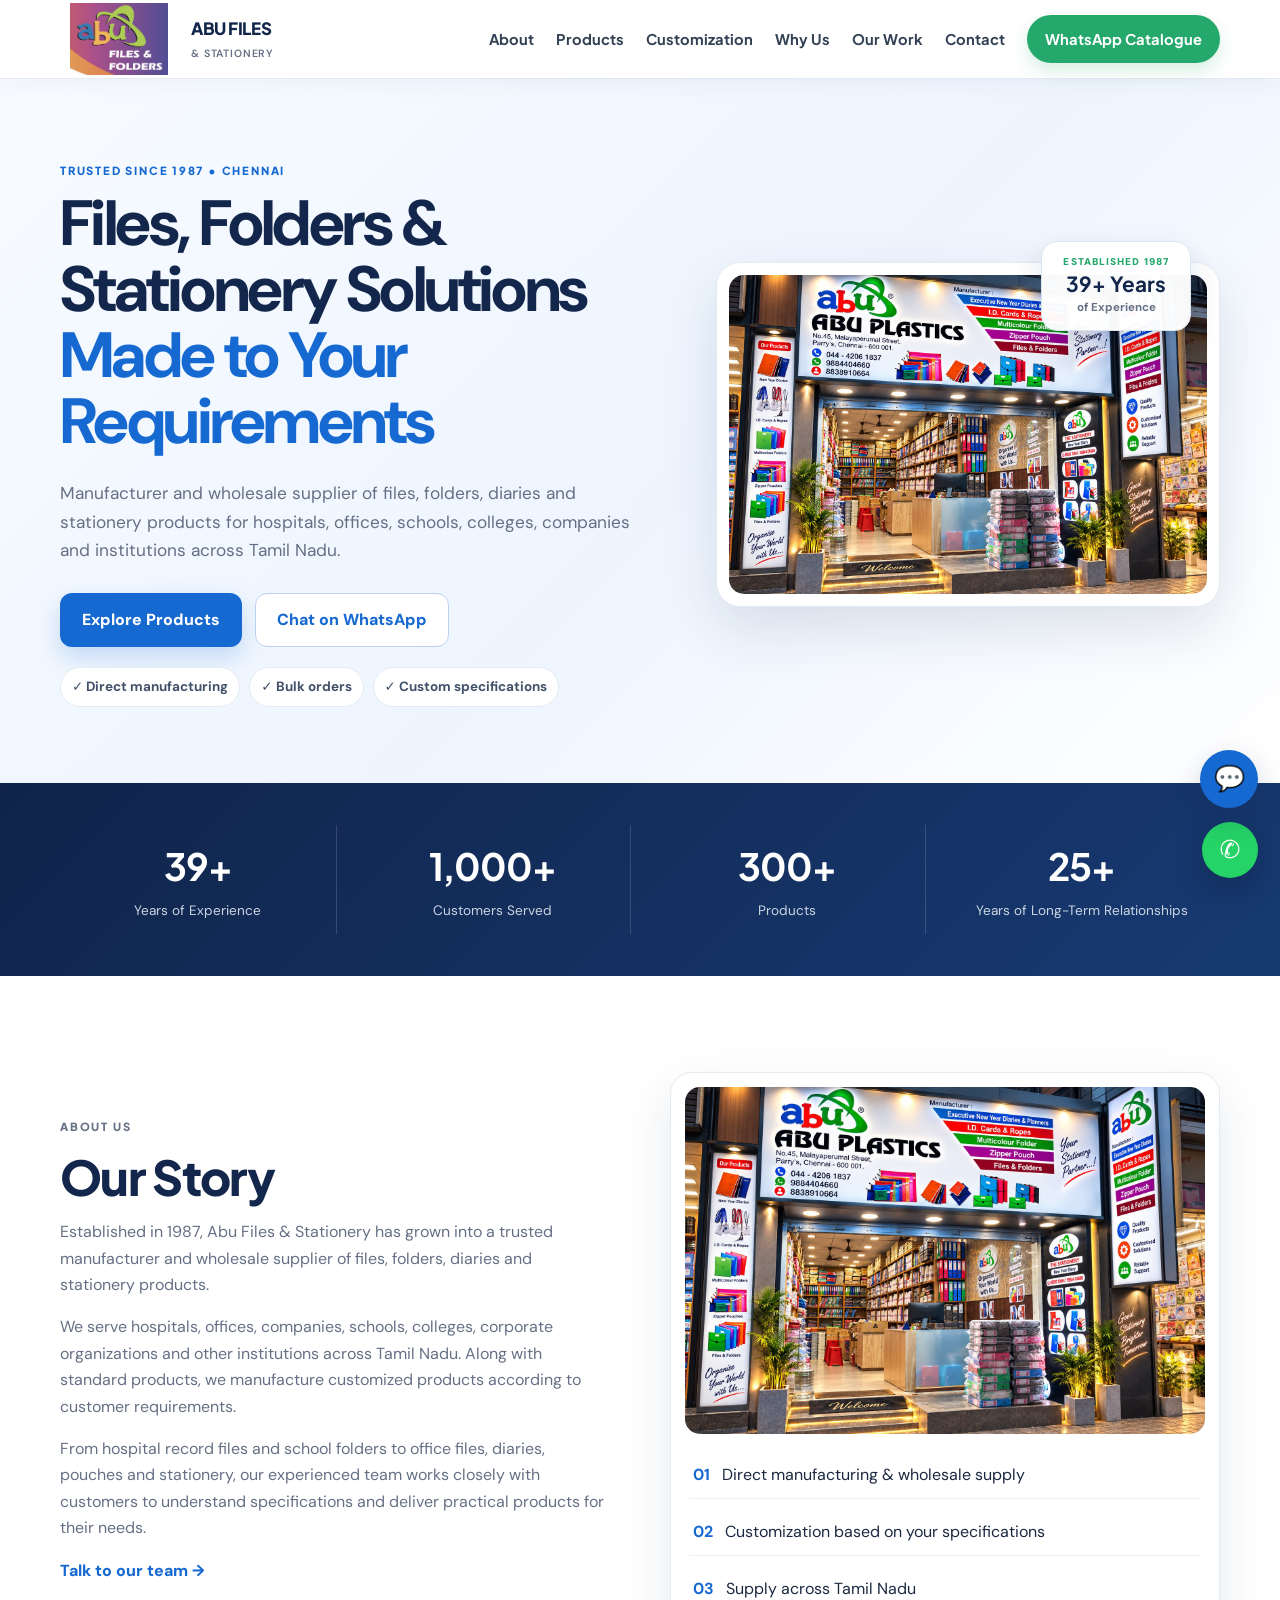
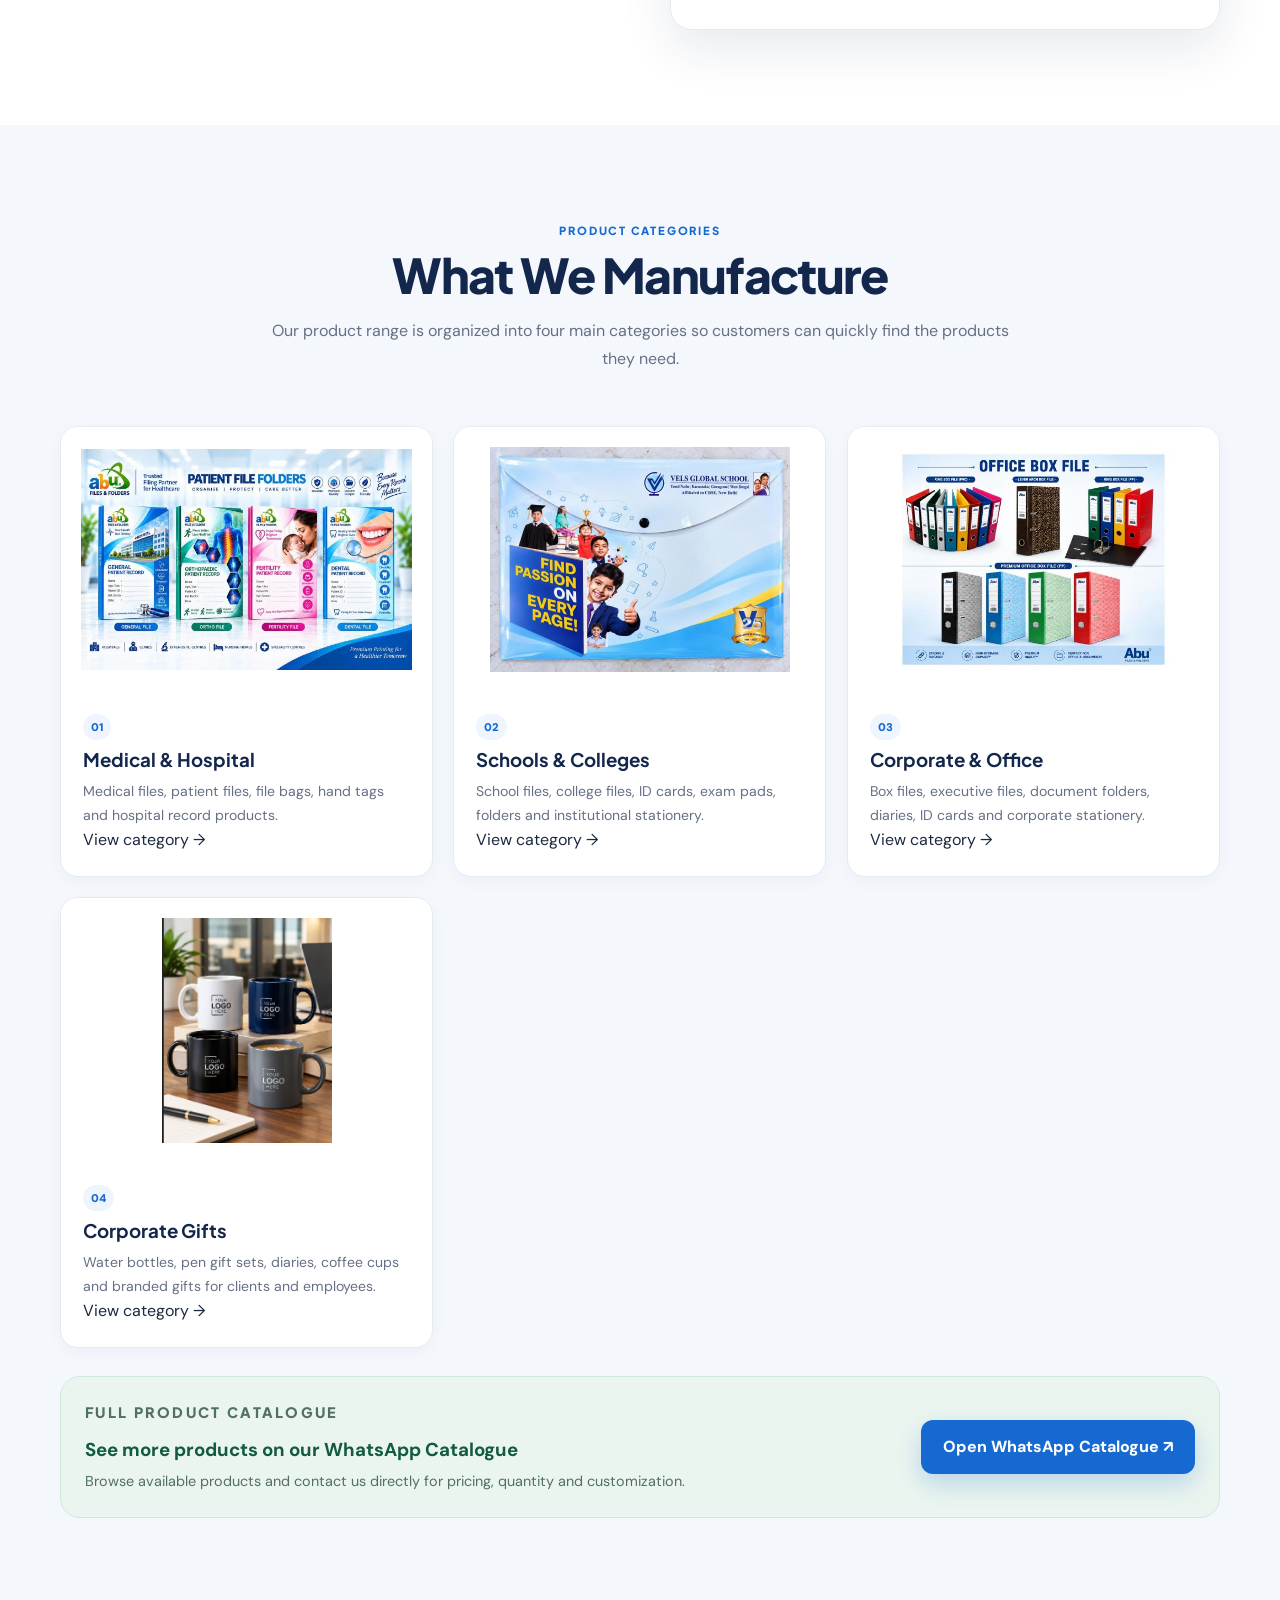
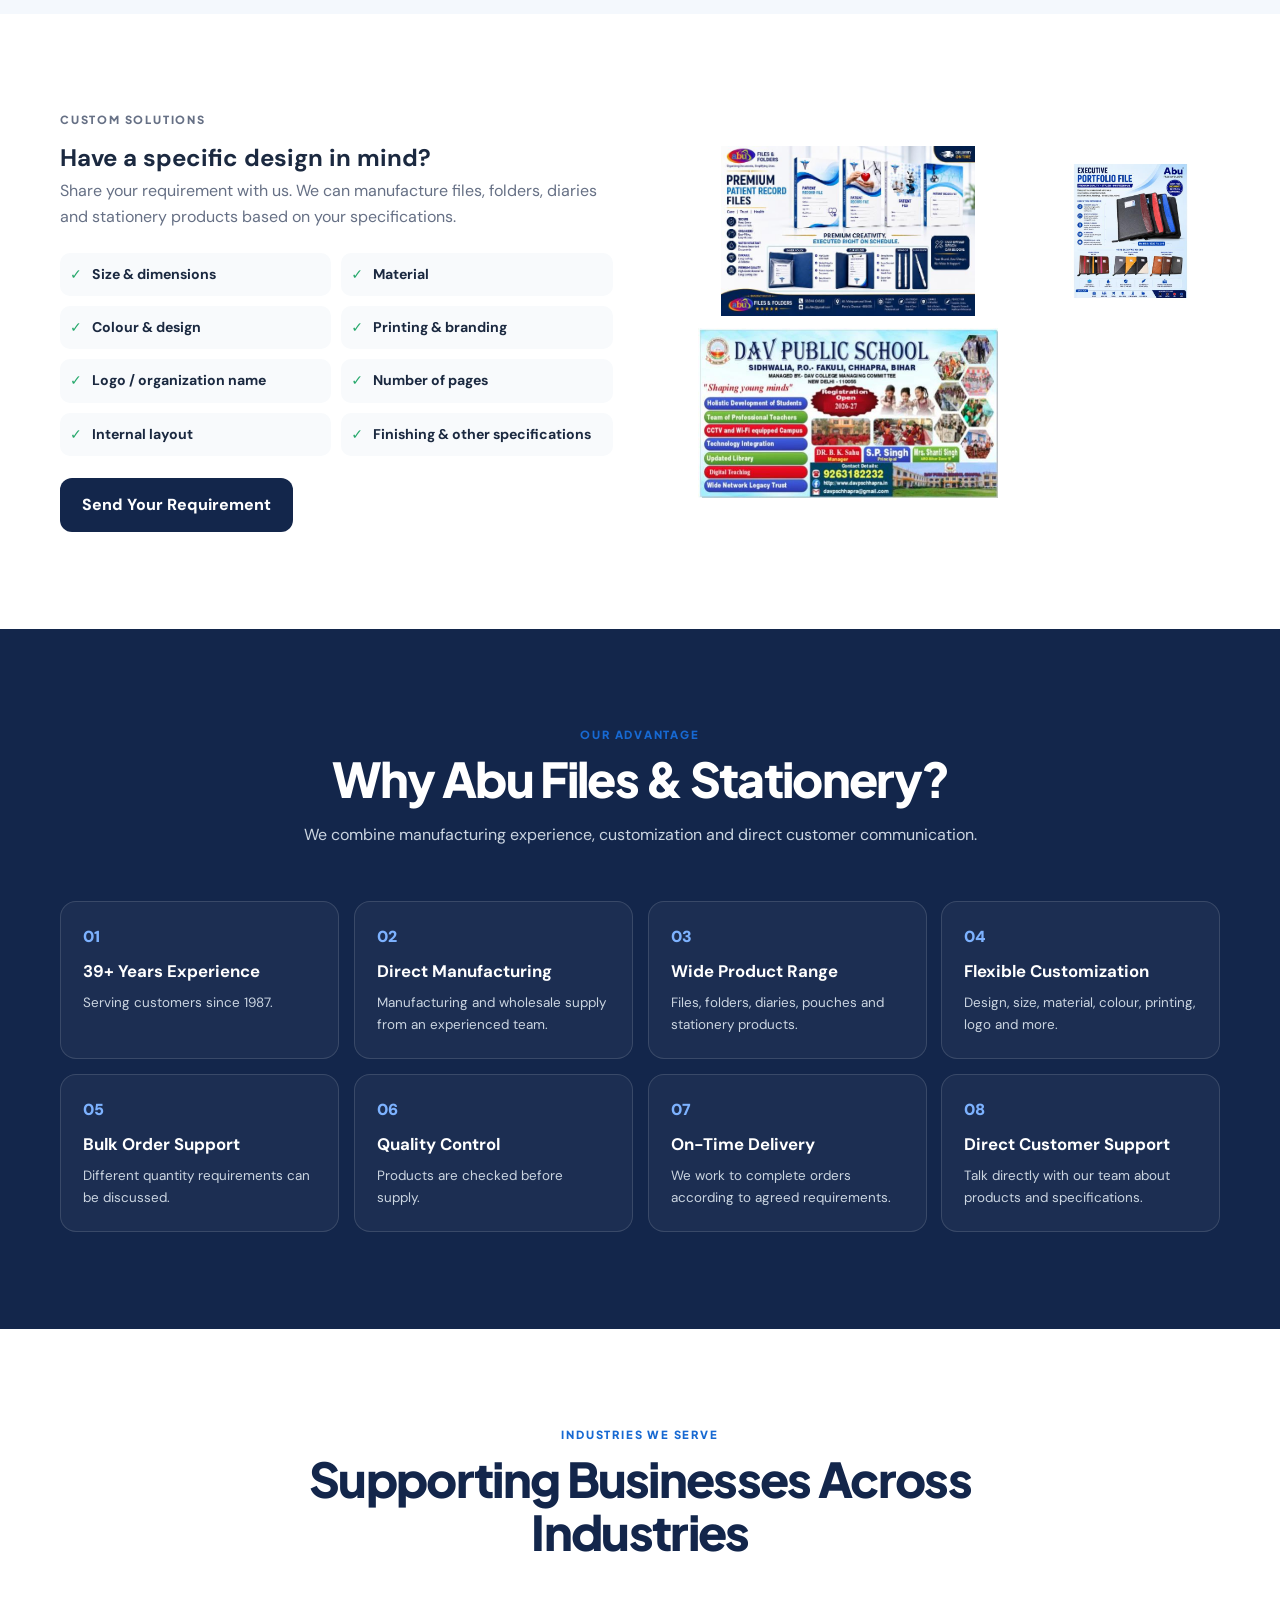
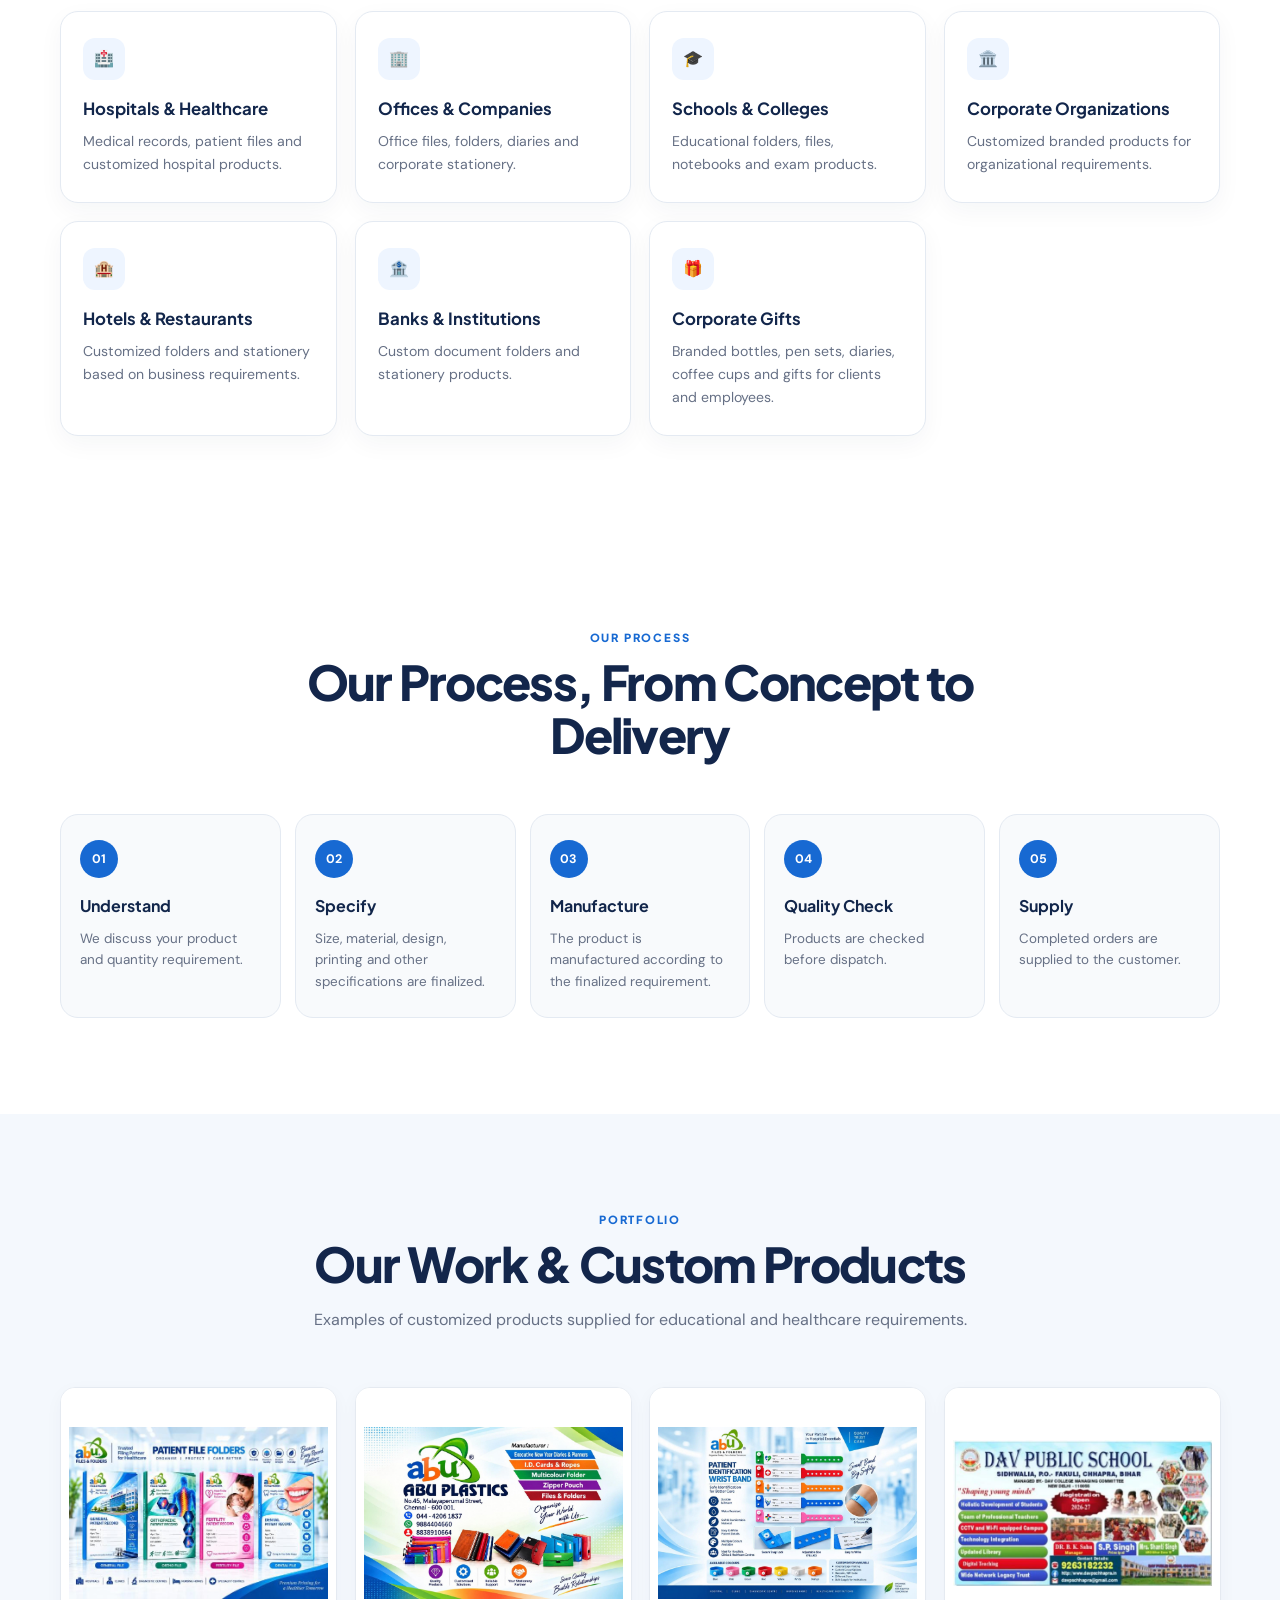
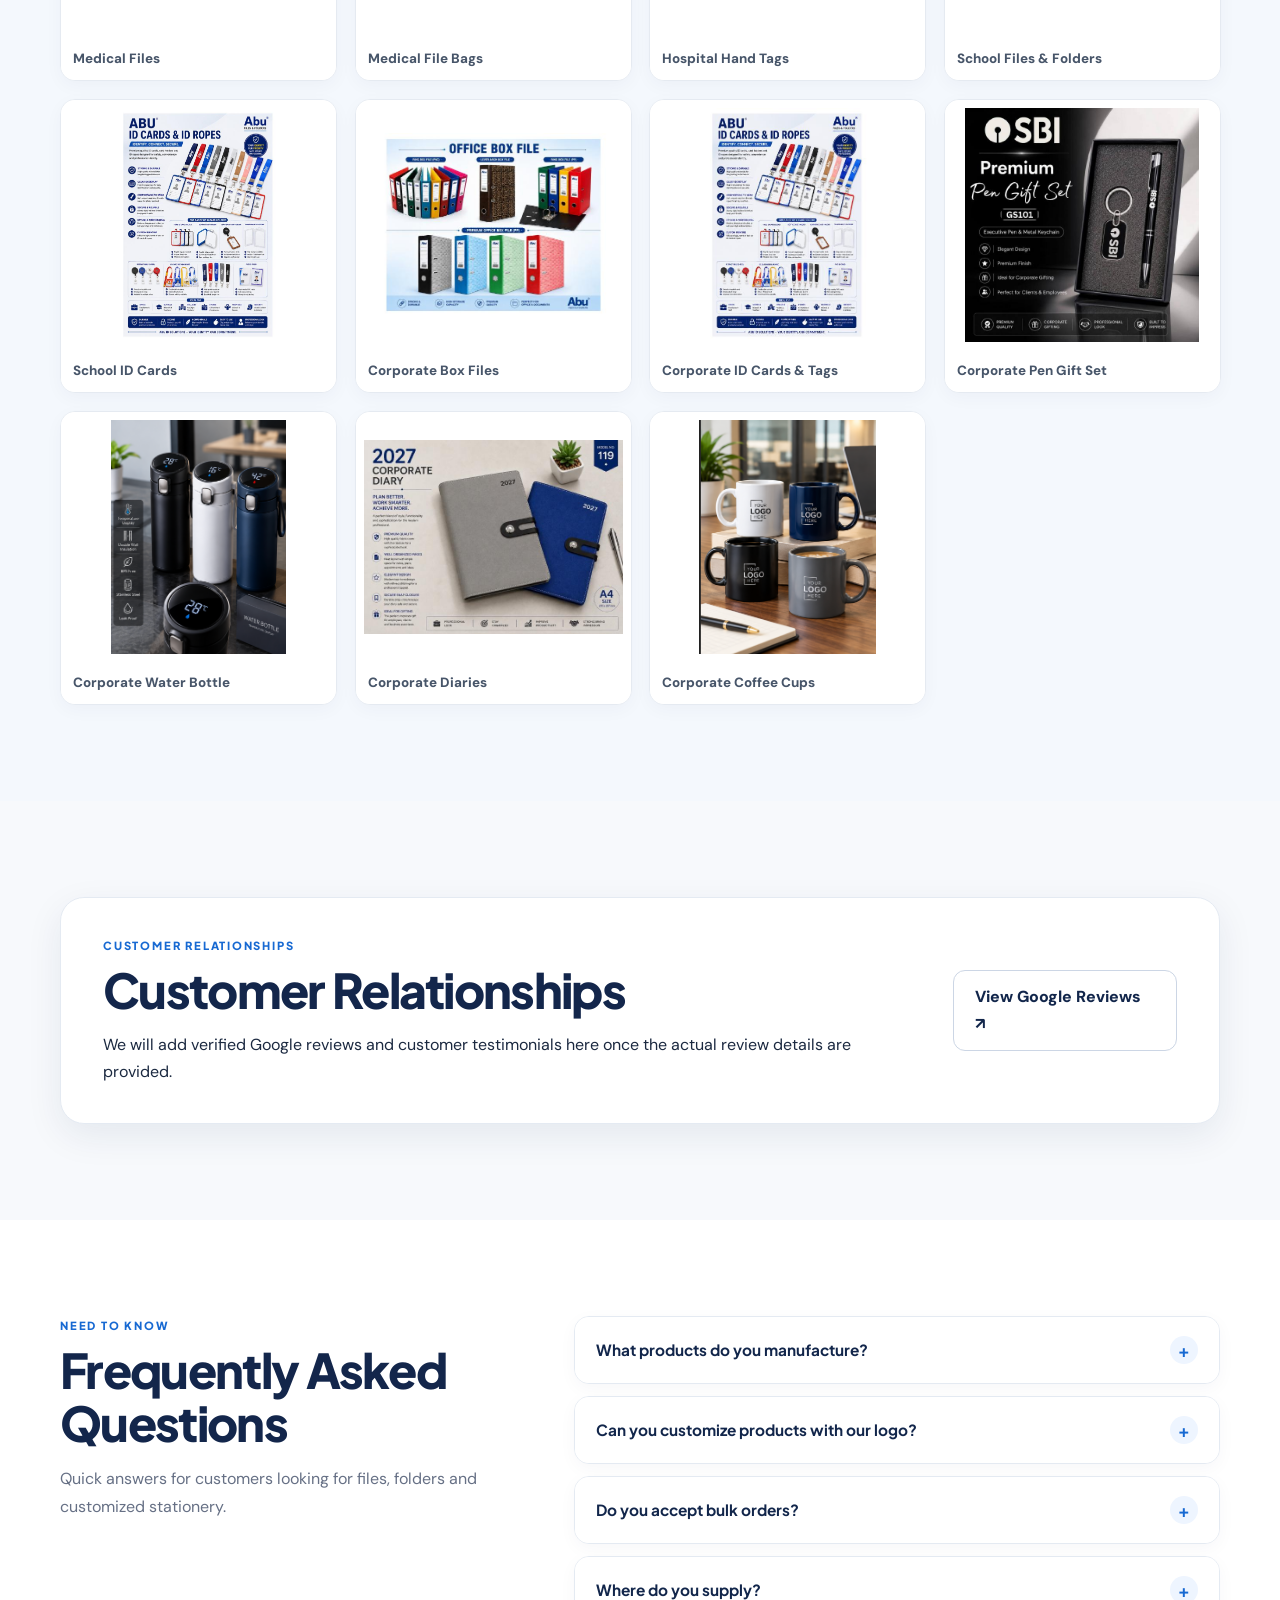
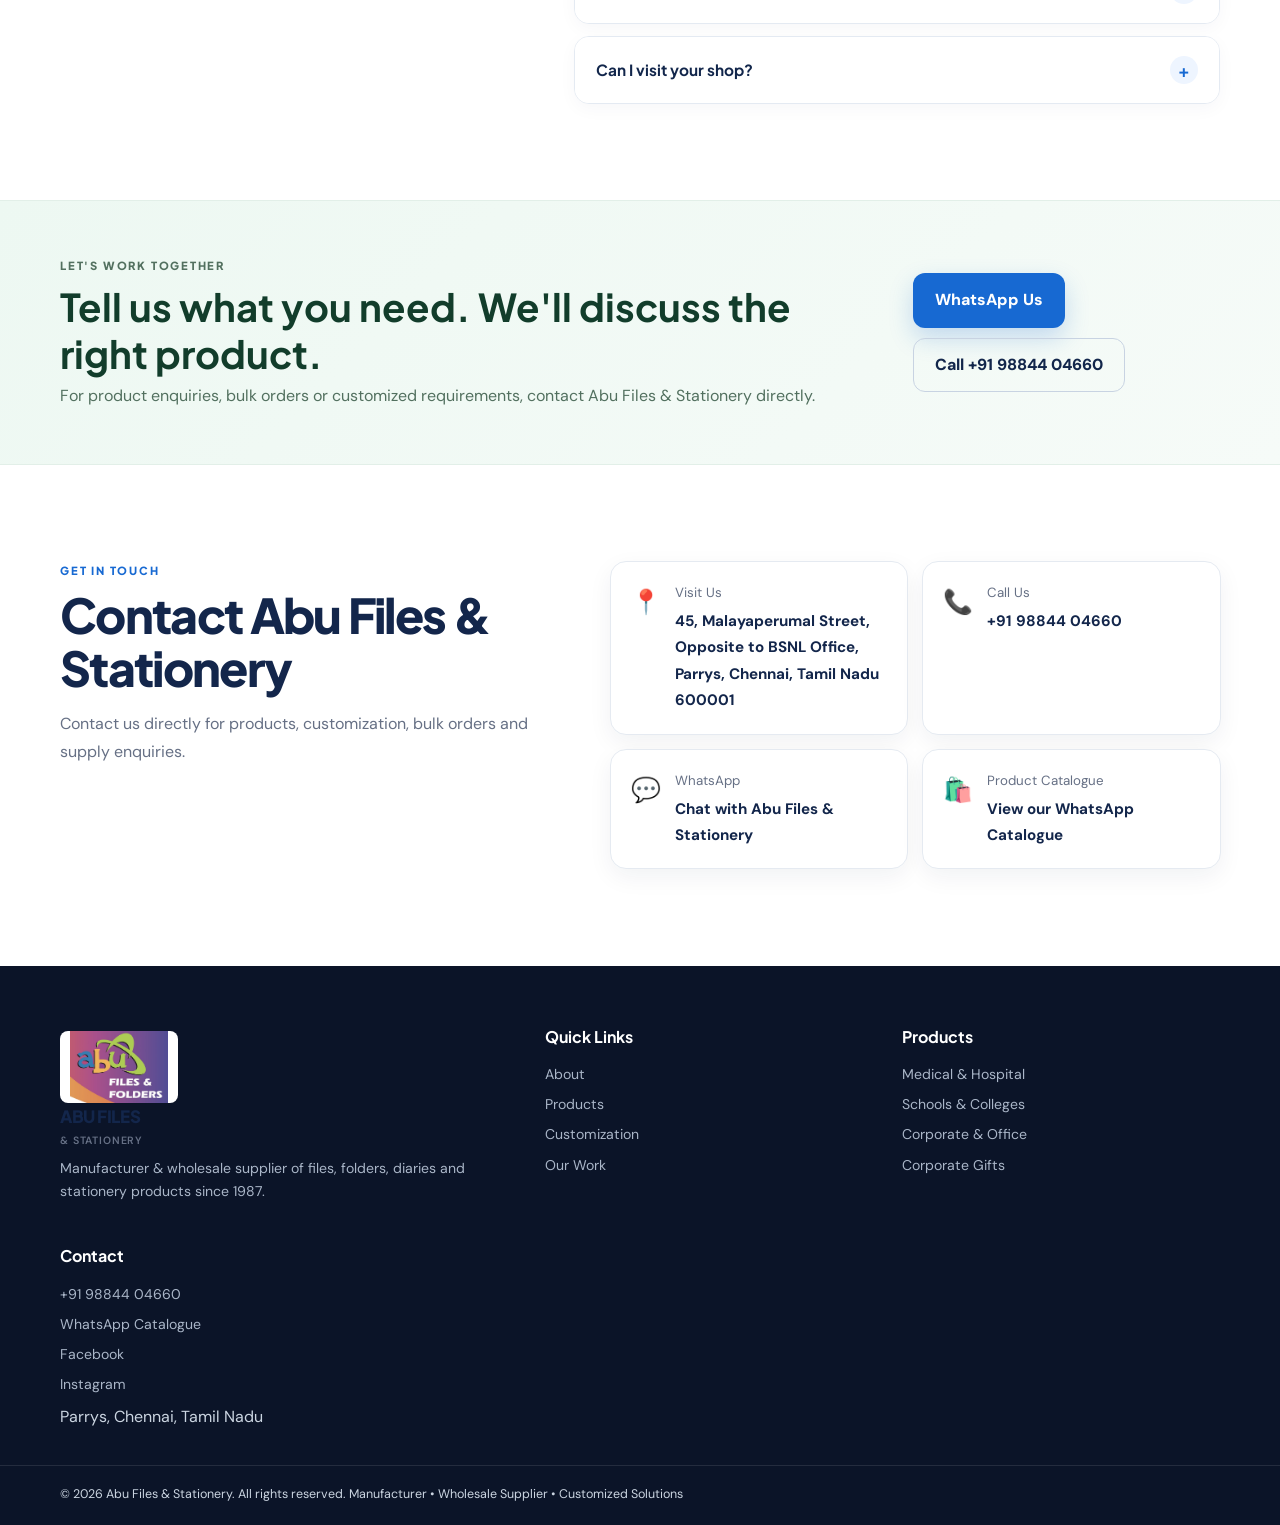
<file: index.html>
<!DOCTYPE html>

<html lang="en">
<head>
<meta charset="utf-8"/>
<meta content="width=device-width, initial-scale=1.0" name="viewport"/>
<title>Abu Files &amp; Stationery | Medical, School, Corporate Files &amp; Corporate Gifts</title>
<meta content="Abu Files &amp; Stationery is a manufacturer and wholesale supplier of files, folders, diaries and stationery products in Parrys, Chennai. Customized products and bulk orders supplied across Tamil Nadu since 1987." name="description"/>
<meta content="files manufacturer Chennai, hospital files Chennai, patient files, school files, office files, PVC folders, customized files, diaries, stationery wholesale Chennai, file folders Tamil Nadu" name="keywords"/>
<meta content="Abu Files &amp; Stationery" name="author"/>
<meta content="index, follow" name="robots"/>
<link href="https://sites.google.com/view/abuplastics" rel="canonical"/>
<meta content="Abu Files &amp; Stationery" property="og:title"/>
<meta content="Manufacturer &amp; wholesale supplier of files, folders, diaries and stationery products since 1987." property="og:description"/>
<meta content="website" property="og:type"/>
<link href="https://fonts.googleapis.com" rel="preconnect"/>
<link crossorigin="" href="https://fonts.gstatic.com" rel="preconnect"/>
<link href="https://fonts.googleapis.com/css2?family=DM+Sans:wght@400;500;600;700&amp;family=Plus+Jakarta+Sans:wght@600;700;800&amp;display=swap" rel="stylesheet"/>
<link href="css/style.css" rel="stylesheet"/>
</head>
<body>
<header class="site-header" id="top">
<div class="container nav-wrap">
<a aria-label="Abu Files &amp; Stationery home" class="brand" href="#top">
<img alt="Abu Files &amp; Folders logo" loading="eager" src="images/logo/abu-logo-web.jpg"/>
<span class="brand-text">
<strong>ABU FILES</strong>
<small>&amp; STATIONERY</small>
</span>
</a>
<button aria-expanded="false" aria-label="Open menu" class="menu-toggle">☰</button>
<nav class="main-nav" id="mainNav">
<a href="#about">About</a>
<a href="#products">Products</a>
<a href="#custom">Customization</a>
<a href="#why-us">Why Us</a>
<a href="#gallery">Our Work</a>
<a href="#contact">Contact</a>
<a class="nav-whatsapp" href="https://wa.me/c/919884404660" rel="noopener" target="_blank">WhatsApp Catalogue</a>
</nav>
</div>
</header>
<main>
<section class="hero">
<div class="hero-bg"></div>
<div class="container hero-grid">
<div class="hero-copy reveal">
<p class="eyebrow">TRUSTED SINCE 1987 • CHENNAI</p>
<h1>Files, Folders &amp; Stationery Solutions <span>Made to Your Requirements</span></h1>
<p class="hero-lead">
            Manufacturer and wholesale supplier of files, folders, diaries and stationery products for hospitals, offices, schools, colleges, companies and institutions across Tamil Nadu.
          </p>
<div class="hero-actions">
<a class="btn btn-primary" href="#products">Explore Products</a>
<a class="btn btn-light" href="https://wa.me/919884404660" rel="noopener" target="_blank">Chat on WhatsApp</a>
</div>
<div class="hero-note">
<span>✓ Direct manufacturing</span>
<span>✓ Bulk orders</span>
<span>✓ Custom specifications</span>
</div>
</div>
<div class="hero-photo reveal">
<img alt="Abu Files &amp; Stationery shop in Parrys, Chennai" loading="eager" src="images/gallery/abu-shop.jpg"/>
<div class="photo-badge">
<span class="badge-kicker">ESTABLISHED 1987</span>
<strong>39+ Years</strong>
<span>of Experience</span>
</div>
</div>
</div>
</section>
<section aria-label="Abu Files &amp; Stationery achievements" class="stats">
<div class="container stats-grid">
<div class="stat">
<strong class="counter" data-suffix="+" data-target="39">0</strong>
<span>Years of Experience</span>
</div>
<div class="stat">
<strong class="counter" data-suffix="+" data-target="1000">0</strong>
<span>Customers Served</span>
</div>
<div class="stat">
<strong class="counter" data-suffix="+" data-target="300">0</strong>
<span>Products</span>
</div>
<div class="stat">
<strong class="counter" data-suffix="+" data-target="25">0</strong>
<span>Years of Long-Term Relationships</span>
</div>
</div>
</section>
<section class="section" id="about">
<div class="container two-col">
<div class="section-copy reveal">
<p class="eyebrow">ABOUT US</p>
<h2 class="section-title">Our Story</h2>
<p>
            Established in 1987, Abu Files &amp; Stationery has grown into a trusted manufacturer and wholesale supplier of files, folders, diaries and stationery products.
          </p>
<p>
            We serve hospitals, offices, companies, schools, colleges, corporate organizations and other institutions across Tamil Nadu. Along with standard products, we manufacture customized products according to customer requirements.
          </p>
<p>
            From hospital record files and school folders to office files, diaries, pouches and stationery, our experienced team works closely with customers to understand specifications and deliver practical products for their needs.
          </p>
<a class="text-link" href="#contact">Talk to our team →</a>
</div>
<div class="about-card reveal">
<div class="about-image">
<img alt="Inside Abu Files &amp; Stationery shop" loading="lazy" src="images/gallery/abu-shop.jpg"/>
</div>
<div class="about-points">
<div><b>01</b><span>Direct manufacturing &amp; wholesale supply</span></div>
<div><b>02</b><span>Customization based on your specifications</span></div>
<div><b>03</b><span>Supply across Tamil Nadu</span></div>
</div>
</div>
</div>
</section>
<section class="section section-soft" id="products">
<div class="container">
<div class="section-heading reveal">
<p class="eyebrow">PRODUCT CATEGORIES</p>
<h2 class="section-title">What We Manufacture</h2>
<p>Our product range is organized into four main categories so customers can quickly find the products they need.</p>
</div>
<div class="product-grid"><article class="product-card reveal"><div class="product-image"><img alt="Medical &amp; Hospital" loading="lazy" src="images/products/medical/medical-files.jpg"/></div><div class="product-body"><span class="product-tag">01</span><h3><a href="pages/medical.html">Medical &amp; Hospital</a></h3><p>Medical files, patient files, file bags, hand tags and hospital record products.</p><a href="pages/medical.html">View category →</a></div></article><article class="product-card reveal"><div class="product-image"><img alt="Schools &amp; Colleges" loading="lazy" src="images/products/school/school-files.jpg"/></div><div class="product-body"><span class="product-tag">02</span><h3><a href="pages/schools.html">Schools &amp; Colleges</a></h3><p>School files, college files, ID cards, exam pads, folders and institutional stationery.</p><a href="pages/schools.html">View category →</a></div></article><article class="product-card reveal"><div class="product-image"><img alt="Corporate &amp; Office" loading="lazy" src="images/products/corporate/box-files.jpg"/></div><div class="product-body"><span class="product-tag">03</span><h3><a href="pages/corporate.html">Corporate &amp; Office</a></h3><p>Box files, executive files, document folders, diaries, ID cards and corporate stationery.</p><a href="pages/corporate.html">View category →</a></div></article><article class="product-card reveal"><div class="product-image"><img alt="Corporate Gifts" loading="lazy" src="images/products/corporate-gifts/coffee-cups.jpg"/></div><div class="product-body"><span class="product-tag">04</span><h3><a href="pages/corporate-gifts.html">Corporate Gifts</a></h3><p>Water bottles, pen gift sets, diaries, coffee cups and branded gifts for clients and employees.</p><a href="pages/corporate-gifts.html">View category →</a></div></article></div>
<div class="catalogue-banner reveal">
<div>
<p class="eyebrow">FULL PRODUCT CATALOGUE</p>
<h3>See more products on our WhatsApp Catalogue</h3>
<p>Browse available products and contact us directly for pricing, quantity and customization.</p>
</div>
<a class="btn btn-primary" href="https://wa.me/c/919884404660" rel="noopener" target="_blank">Open WhatsApp Catalogue ↗</a>
</div>
</div>
</section>
<section class="section" id="custom">
<div class="container custom-grid">
<div class="custom-copy reveal">
<p class="eyebrow">CUSTOM SOLUTIONS</p>
<h2>Have a specific design in mind?</h2>
<p>
            Share your requirement with us. We can manufacture files, folders, diaries and stationery products based on your specifications.
          </p>
<div class="custom-list">
<div><span>✓</span><b>Size &amp; dimensions</b></div>
<div><span>✓</span><b>Material</b></div>
<div><span>✓</span><b>Colour &amp; design</b></div>
<div><span>✓</span><b>Printing &amp; branding</b></div>
<div><span>✓</span><b>Logo / organization name</b></div>
<div><span>✓</span><b>Number of pages</b></div>
<div><span>✓</span><b>Internal layout</b></div>
<div><span>✓</span><b>Finishing &amp; other specifications</b></div>
</div>
<a class="btn btn-dark" href="https://wa.me/919884404660?text=Hello%20Abu%20Files%20%26%20Stationery%2C%20I%20would%20like%20to%20discuss%20a%20customized%20product." rel="noopener" target="_blank">Send Your Requirement</a>
</div>
<div class="custom-gallery reveal">
<div class="custom-main"><img alt="Customized medical folder supplied by Abu Files &amp; Stationery" loading="lazy" src="images/products/medical/medical-1.jpg"/></div>
<div><img alt="Customized branded folder" loading="lazy" src="images/products/corporate/executive-files.jpg"/></div>
<div><img alt="Customized school folder" loading="lazy" src="images/products/school/school-folders.jpg"/></div>
</div>
</div>
</section>
<section class="section section-dark" id="why-us">
<div class="container">
<div class="section-heading light reveal">
<p class="eyebrow">OUR ADVANTAGE</p>
<h2 class="section-title">Why Abu Files &amp; Stationery?</h2>
<p>We combine manufacturing experience, customization and direct customer communication.</p>
</div>
<div class="why-grid">
<div class="why-card reveal"><span>01</span><h3>39+ Years Experience</h3><p>Serving customers since 1987.</p></div>
<div class="why-card reveal"><span>02</span><h3>Direct Manufacturing</h3><p>Manufacturing and wholesale supply from an experienced team.</p></div>
<div class="why-card reveal"><span>03</span><h3>Wide Product Range</h3><p>Files, folders, diaries, pouches and stationery products.</p></div>
<div class="why-card reveal"><span>04</span><h3>Flexible Customization</h3><p>Design, size, material, colour, printing, logo and more.</p></div>
<div class="why-card reveal"><span>05</span><h3>Bulk Order Support</h3><p>Different quantity requirements can be discussed.</p></div>
<div class="why-card reveal"><span>06</span><h3>Quality Control</h3><p>Products are checked before supply.</p></div>
<div class="why-card reveal"><span>07</span><h3>On-Time Delivery</h3><p>We work to complete orders according to agreed requirements.</p></div>
<div class="why-card reveal"><span>08</span><h3>Direct Customer Support</h3><p>Talk directly with our team about products and specifications.</p></div>
</div>
</div>
</section>
<section class="section" id="serve">
<div class="container">
<div class="section-heading reveal">
<p class="eyebrow">INDUSTRIES WE SERVE</p>
<h2 class="section-title">Supporting Businesses Across Industries</h2>
</div>
<div class="serve-grid">
<div class="serve-card"><span>🏥</span><h3>Hospitals &amp; Healthcare</h3><p>Medical records, patient files and customized hospital products.</p></div>
<div class="serve-card"><span>🏢</span><h3>Offices &amp; Companies</h3><p>Office files, folders, diaries and corporate stationery.</p></div>
<div class="serve-card"><span>🎓</span><h3><a href="schools.html">Schools &amp; Colleges</a></h3><p>Educational folders, files, notebooks and exam products.</p></div>
<div class="serve-card"><span>🏛️</span><h3>Corporate Organizations</h3><p>Customized branded products for organizational requirements.</p></div>
<div class="serve-card"><span>🏨</span><h3>Hotels &amp; Restaurants</h3><p>Customized folders and stationery based on business requirements.</p></div>
<div class="serve-card"><span>🏦</span><h3>Banks &amp; Institutions</h3><p>Custom document folders and stationery products.</p></div>
<div class="serve-card"><span>🎁</span><h3>Corporate Gifts</h3><p>Branded bottles, pen sets, diaries, coffee cups and gifts for clients and employees.</p></div></div>
</div>
</section>
<section class="section process-section">
<div class="container">
<div class="section-heading reveal">
<p class="eyebrow">OUR PROCESS</p>
<h2 class="section-title">Our Process, From Concept to Delivery</h2>
</div>
<div class="process-grid">
<div class="process-step"><b>01</b><h3>Understand</h3><p>We discuss your product and quantity requirement.</p></div>
<div class="process-step"><b>02</b><h3>Specify</h3><p>Size, material, design, printing and other specifications are finalized.</p></div>
<div class="process-step"><b>03</b><h3>Manufacture</h3><p>The product is manufactured according to the finalized requirement.</p></div>
<div class="process-step"><b>04</b><h3>Quality Check</h3><p>Products are checked before dispatch.</p></div>
<div class="process-step"><b>05</b><h3>Supply</h3><p>Completed orders are supplied to the customer.</p></div>
</div>
</div>
</section>
<section class="section section-soft" id="gallery">
<div class="container">
<div class="section-heading reveal">
<p class="eyebrow">PORTFOLIO</p>
<h2 class="section-title">Our Work &amp; Custom Products</h2>
<p>Examples of customized products supplied for educational and healthcare requirements.</p>
</div>
<div class="gallery-grid">








<figure class="gallery-item large reveal"><img alt="Medical Files" loading="lazy" src="images/products/medical/medical-files.jpg"/><figcaption>Medical Files</figcaption></figure><figure class="gallery-item reveal"><img alt="Medical File Bags" loading="lazy" src="images/products/medical/file-bags.jpg"/><figcaption>Medical File Bags</figcaption></figure><figure class="gallery-item reveal"><img alt="Hospital Hand Tags" loading="lazy" src="images/products/medical/hand-tags.jpg"/><figcaption>Hospital Hand Tags</figcaption></figure><figure class="gallery-item reveal"><img alt="School Files &amp; Folders" loading="lazy" src="images/products/school/school-folders.jpg"/><figcaption>School Files &amp; Folders</figcaption></figure><figure class="gallery-item reveal"><img alt="School ID Cards" loading="lazy" src="images/products/school/id-cards.jpg"/><figcaption>School ID Cards</figcaption></figure><figure class="gallery-item reveal"><img alt="Corporate Box Files" loading="lazy" src="images/products/corporate/box-files.jpg"/><figcaption>Corporate Box Files</figcaption></figure><figure class="gallery-item reveal"><img alt="Corporate ID Cards &amp; Tags" loading="lazy" src="images/products/corporate/id-card-tags.jpg"/><figcaption>Corporate ID Cards &amp; Tags</figcaption></figure><figure class="gallery-item reveal"><img alt="Corporate Pen Gift Set" loading="lazy" src="images/products/corporate-gifts/pen-gift-set.jpg"/><figcaption>Corporate Pen Gift Set</figcaption></figure><figure class="gallery-item reveal"><img alt="Corporate Water Bottle" loading="lazy" src="images/products/corporate-gifts/water-bottles.jpg"/><figcaption>Corporate Water Bottle</figcaption></figure><figure class="gallery-item reveal"><img alt="Corporate Diaries" loading="lazy" src="images/products/corporate-gifts/diary.svg"/><figcaption>Corporate Diaries</figcaption></figure><figure class="gallery-item reveal"><img alt="Corporate Coffee Cups" loading="lazy" src="images/products/corporate-gifts/coffee-cups.jpg"/><figcaption>Corporate Coffee Cups</figcaption></figure></div>
</div>
</section>
<section class="section testimonial-section">
<div class="container testimonial-box reveal">
<div>
<p class="eyebrow">CUSTOMER RELATIONSHIPS</p>
<h2 class="section-title">Customer Relationships</h2>
<p>We will add verified Google reviews and customer testimonials here once the actual review details are provided.</p>
</div>
<a class="btn btn-light-dark" href="https://share.google/GYHiu9PQApIsSvJsm" rel="noopener" target="_blank">View Google Reviews ↗</a>
</div>
</section>
<section class="section faq-section">
<div class="container faq-grid">
<div class="section-heading reveal">
<p class="eyebrow">NEED TO KNOW</p>
<h2 class="section-title">Frequently Asked Questions</h2>
<p>Quick answers for customers looking for files, folders and customized stationery.</p>
</div>
<div class="faq-list reveal">
<div class="faq-item">
<button>What products do you manufacture?<span>+</span></button>
<div class="faq-answer"><p>We manufacture and supply files, folders, hospital files, school and college files, office folders, diaries, pouches, stationery and customized products.</p></div>
</div>
<div class="faq-item">
<button>Can you customize products with our logo?<span>+</span></button>
<div class="faq-answer"><p>Yes. Customization can include size, material, colour, design, printing, logo, pages, internal layout and other specifications.</p></div>
</div>
<div class="faq-item">
<button>Do you accept bulk orders?<span>+</span></button>
<div class="faq-answer"><p>Yes. Bulk requirements can be discussed based on product, specification and quantity.</p></div>
</div>
<div class="faq-item">
<button>Where do you supply?<span>+</span></button>
<div class="faq-answer"><p>We supply customers across Tamil Nadu from our location in Parrys, Chennai.</p></div>
</div>
<div class="faq-item">
<button>Can I visit your shop?<span>+</span></button>
<div class="faq-answer"><p>Yes. Customers can directly contact the team and visit the shop to discuss product requirements.</p></div>
</div>
</div>
</div>
</section>
<section class="cta">
<div class="container cta-inner reveal">
<div>
<p class="eyebrow">LET'S WORK TOGETHER</p>
<h2>Tell us what you need. We'll discuss the right product.</h2>
<p>For product enquiries, bulk orders or customized requirements, contact Abu Files &amp; Stationery directly.</p>
</div>
<div class="cta-actions">
<a class="btn btn-primary" href="https://wa.me/919884404660?text=Hello%20Abu%20Files%20%26%20Stationery%2C%20I%20have%20a%20product%20requirement." rel="noopener" target="_blank">WhatsApp Us</a>
<a class="btn btn-outline" href="tel:+919884404660">Call +91 98844 04660</a>
</div>
</div>
</section>
<section class="section contact-section" id="contact">
<div class="container contact-grid">
<div class="section-heading reveal">
<p class="eyebrow">GET IN TOUCH</p>
<h2 class="section-title">Contact Abu Files &amp; Stationery</h2>
<p>Contact us directly for products, customization, bulk orders and supply enquiries.</p>
</div>
<div class="contact-cards reveal">
<a href="https://maps.google.com/?q=45%20Malayaperumal%20Street%20Parrys%20Chennai%20600001" rel="noopener" target="_blank">
<span>📍</span>
<div><small>Visit Us</small><strong>45, Malayaperumal Street, Opposite to BSNL Office, Parrys, Chennai, Tamil Nadu 600001</strong></div>
</a>
<a href="tel:+919884404660">
<span>📞</span>
<div><small>Call Us</small><strong>+91 98844 04660</strong></div>
</a>
<a href="https://wa.me/919884404660" rel="noopener" target="_blank">
<span>💬</span>
<div><small>WhatsApp</small><strong>Chat with Abu Files &amp; Stationery</strong></div>
</a>
<a href="https://wa.me/c/919884404660" rel="noopener" target="_blank">
<span>🛍️</span>
<div><small>Product Catalogue</small><strong>View our WhatsApp Catalogue</strong></div>
</a>
</div>
</div>
</section>
</main>
<footer class="footer">
<div class="container footer-grid">
<div>
<a class="brand footer-brand" href="#top">
<img alt="Abu Files &amp; Folders logo" loading="eager" src="images/logo/abu-logo-web.jpg"/>
<span class="brand-text"><strong>ABU FILES</strong><small>&amp; STATIONERY</small></span>
</a>
<p>Manufacturer &amp; wholesale supplier of files, folders, diaries and stationery products since 1987.</p>
</div>
<div>
<h4>Quick Links</h4>
<a href="#about">About</a>
<a href="#products">Products</a>
<a href="#custom">Customization</a>
<a href="#gallery">Our Work</a>
</div>
<div><h4>Products</h4><a href="#products">Medical &amp; Hospital</a><a href="#products">Schools &amp; Colleges</a><a href="#products">Corporate &amp; Office</a><a href="#products">Corporate Gifts</a></div>
<div>
<h4>Contact</h4>
<a href="tel:+919884404660">+91 98844 04660</a>
<a href="https://wa.me/c/919884404660" rel="noopener" target="_blank">WhatsApp Catalogue</a>
<a href="https://www.facebook.com/share/1CZfuEccjk/?mibextid=wwXIfr" rel="noopener" target="_blank">Facebook</a>
<a href="https://www.instagram.com/abu_files_and_stationery?stkn=cXVzMzE1OGF3OHAz&utm_source=qr" rel="noopener" target="_blank">Instagram</a>
<span>Parrys, Chennai, Tamil Nadu</span>
</div>
</div>
<div class="footer-bottom">
<div class="container">
<span>© <span id="year"></span> Abu Files &amp; Stationery. All rights reserved.</span>
<span>Manufacturer • Wholesale Supplier • Customized Solutions</span>
</div>
</div>
</footer>

<!-- Simple predefined chatbot -->
<button class="chatbot-launcher" id="chatbotLauncher" aria-label="Open Abu Files Assistant" aria-expanded="false" type="button">
  <span class="chatbot-open-icon">💬</span>
  <span class="chatbot-close-icon">×</span>
</button>
<div class="chatbot-panel" id="chatbotPanel" aria-hidden="true">
  <div class="chatbot-header">
    <div class="chatbot-header-main">
      <div class="chatbot-avatar">A</div>
      <div>
        <strong>Abu Files Assistant</strong>
        <span class="chatbot-status">Quick help • Online</span>
      </div>
    </div>
    <button class="chatbot-minimize" id="chatbotMinimize" type="button" aria-label="Close chatbot">−</button>
  </div>
  <div class="chatbot-body" id="chatbotBody">
    <div class="chatbot-message">Hello! 👋 Welcome to <strong>Abu Files &amp; Stationery</strong>. How can we help you today?</div>
    <div class="chatbot-options" id="chatbotOptions">
      <button class="chatbot-option" data-chat="products" type="button">📁 Product enquiries</button>
      <button class="chatbot-option" data-chat="bulk" type="button">📦 Bulk orders</button>
      <button class="chatbot-option" data-chat="custom" type="button">🎨 Customization enquiries</button>
      <button class="chatbot-option" data-chat="contact" type="button">📍 Shop address &amp; contact details</button>
      <button class="chatbot-option" data-chat="whatsapp" type="button">💬 Connect on WhatsApp</button>
    </div>
  </div>
  <div class="chatbot-footer">
    <small>Choose an option above for quick assistance.</small>
    <a class="chatbot-whatsapp" href="https://wa.me/919884404660" target="_blank" rel="noopener">Open WhatsApp ↗</a>
  </div>
</div>
<a aria-label="Chat on WhatsApp" class="floating-whatsapp" href="https://wa.me/919884404660" rel="noopener" target="_blank">✆</a>
<script src="js/script.js"></script>
</body>
</html>
</file>
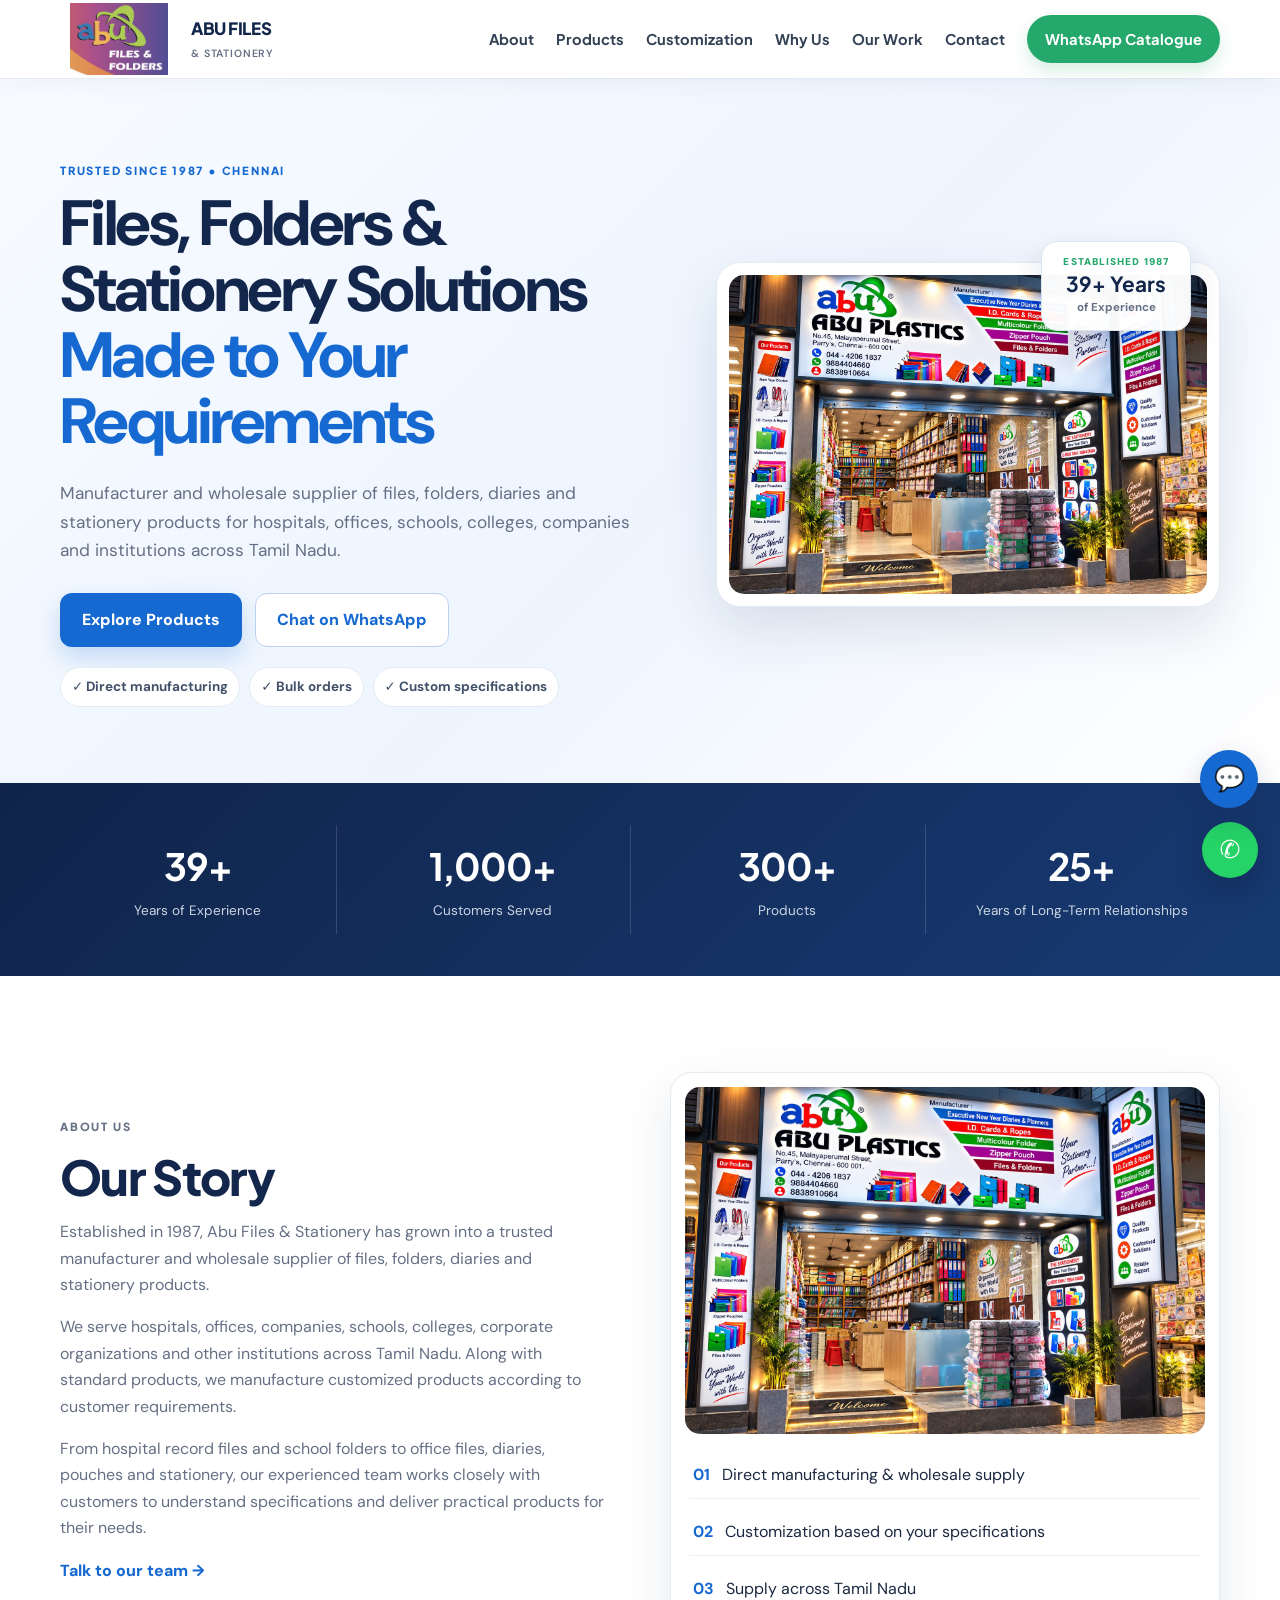
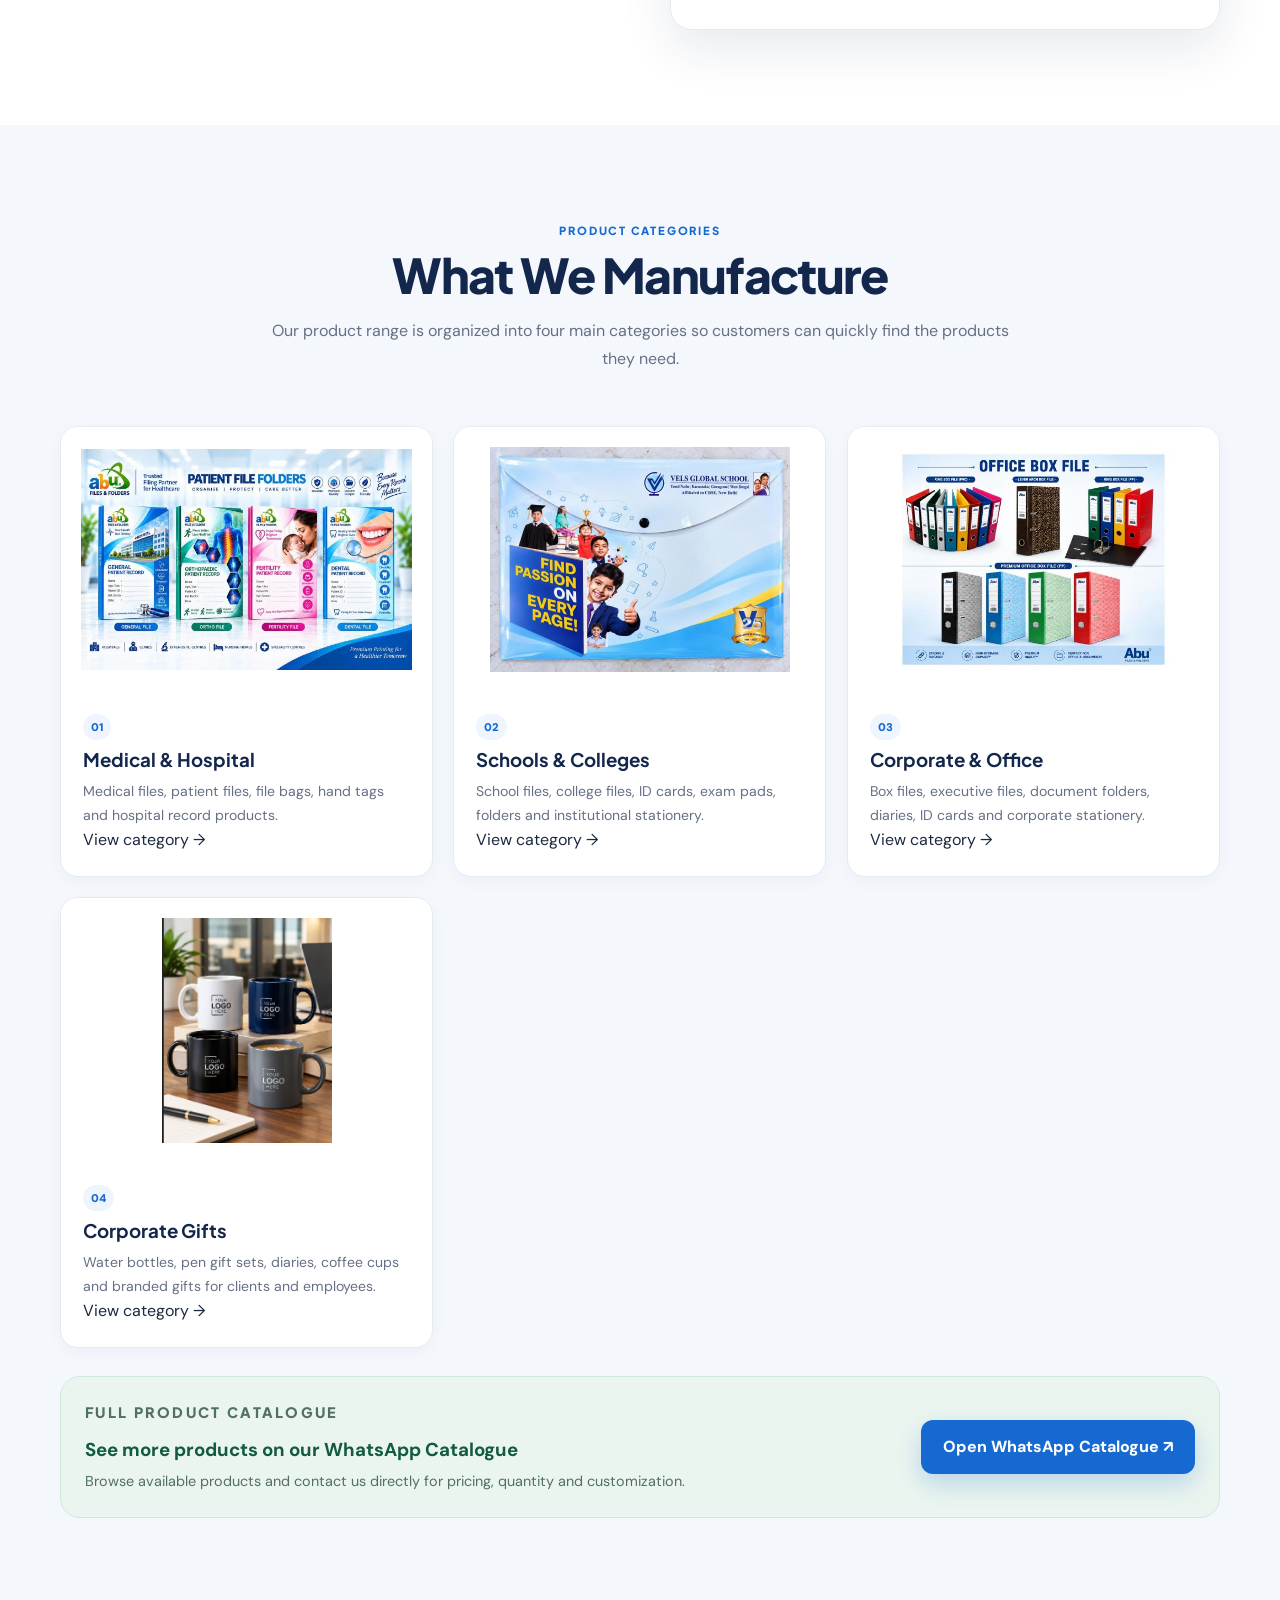
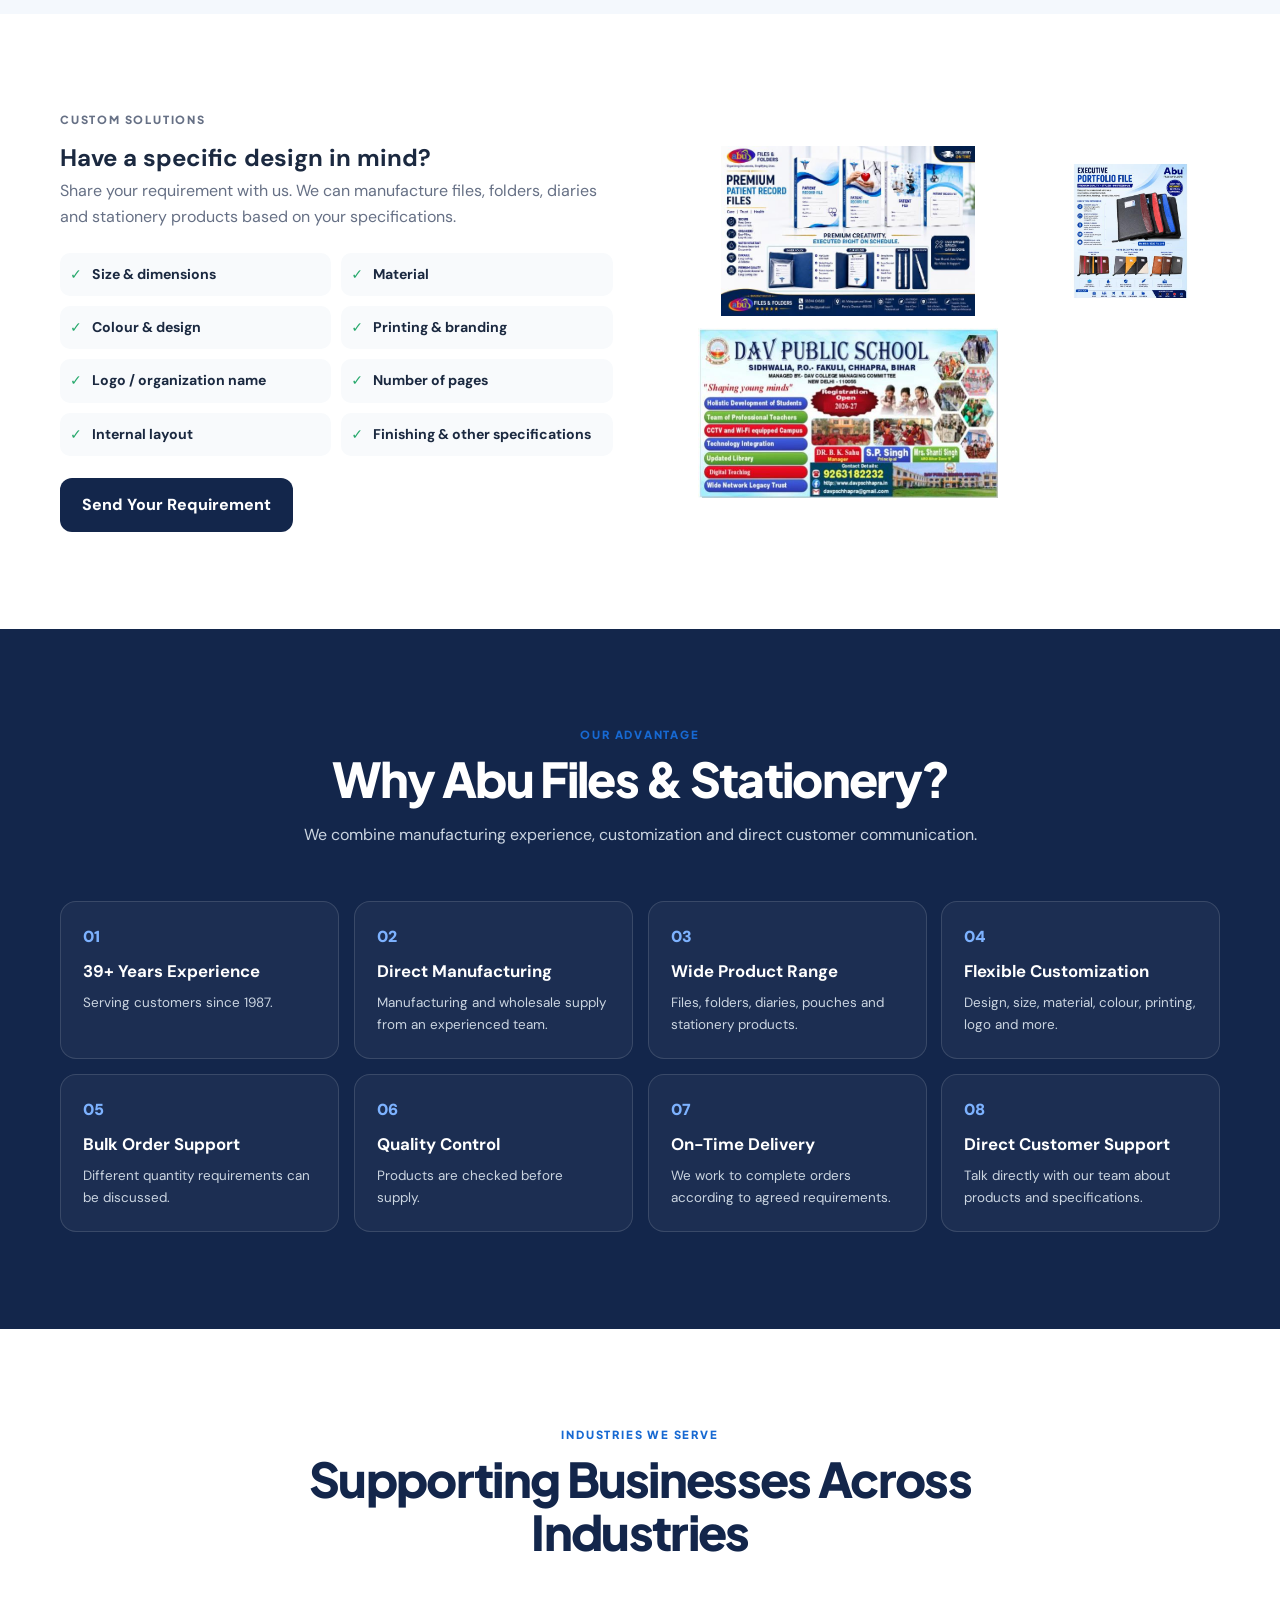
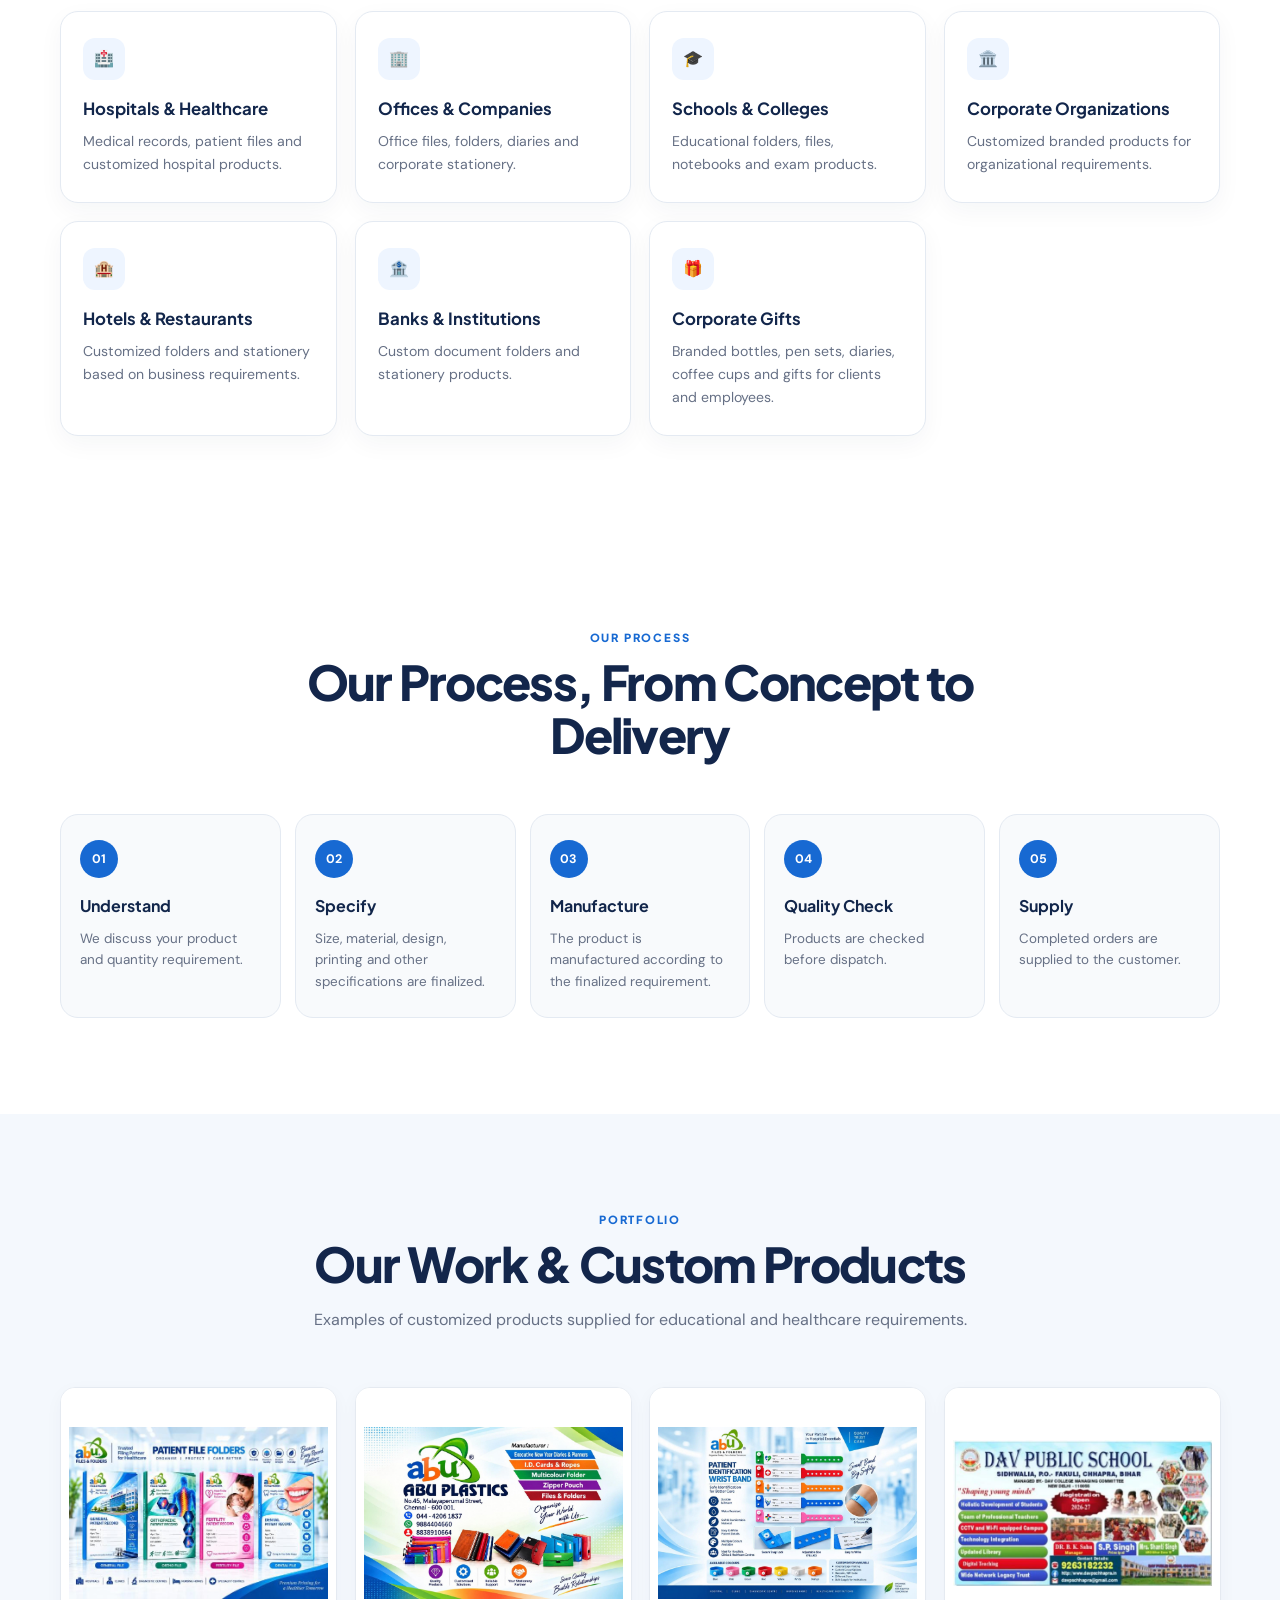
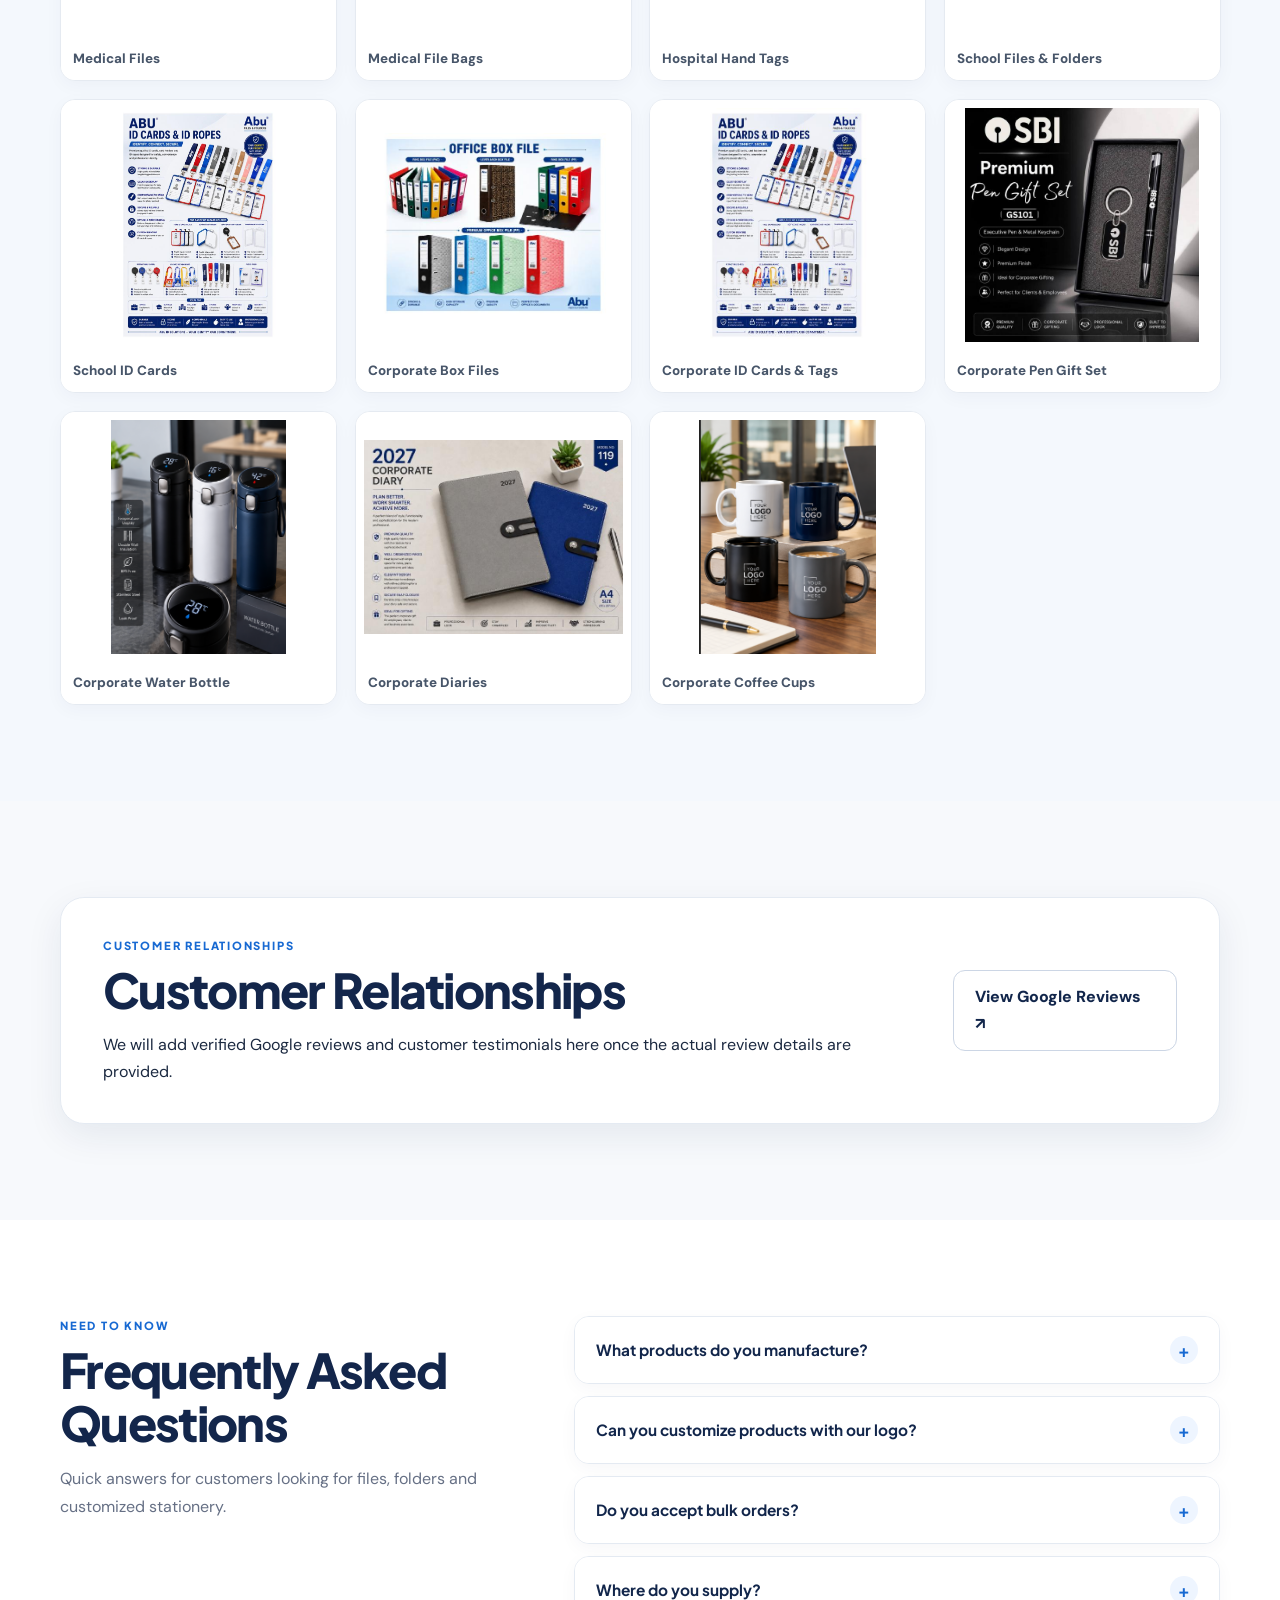
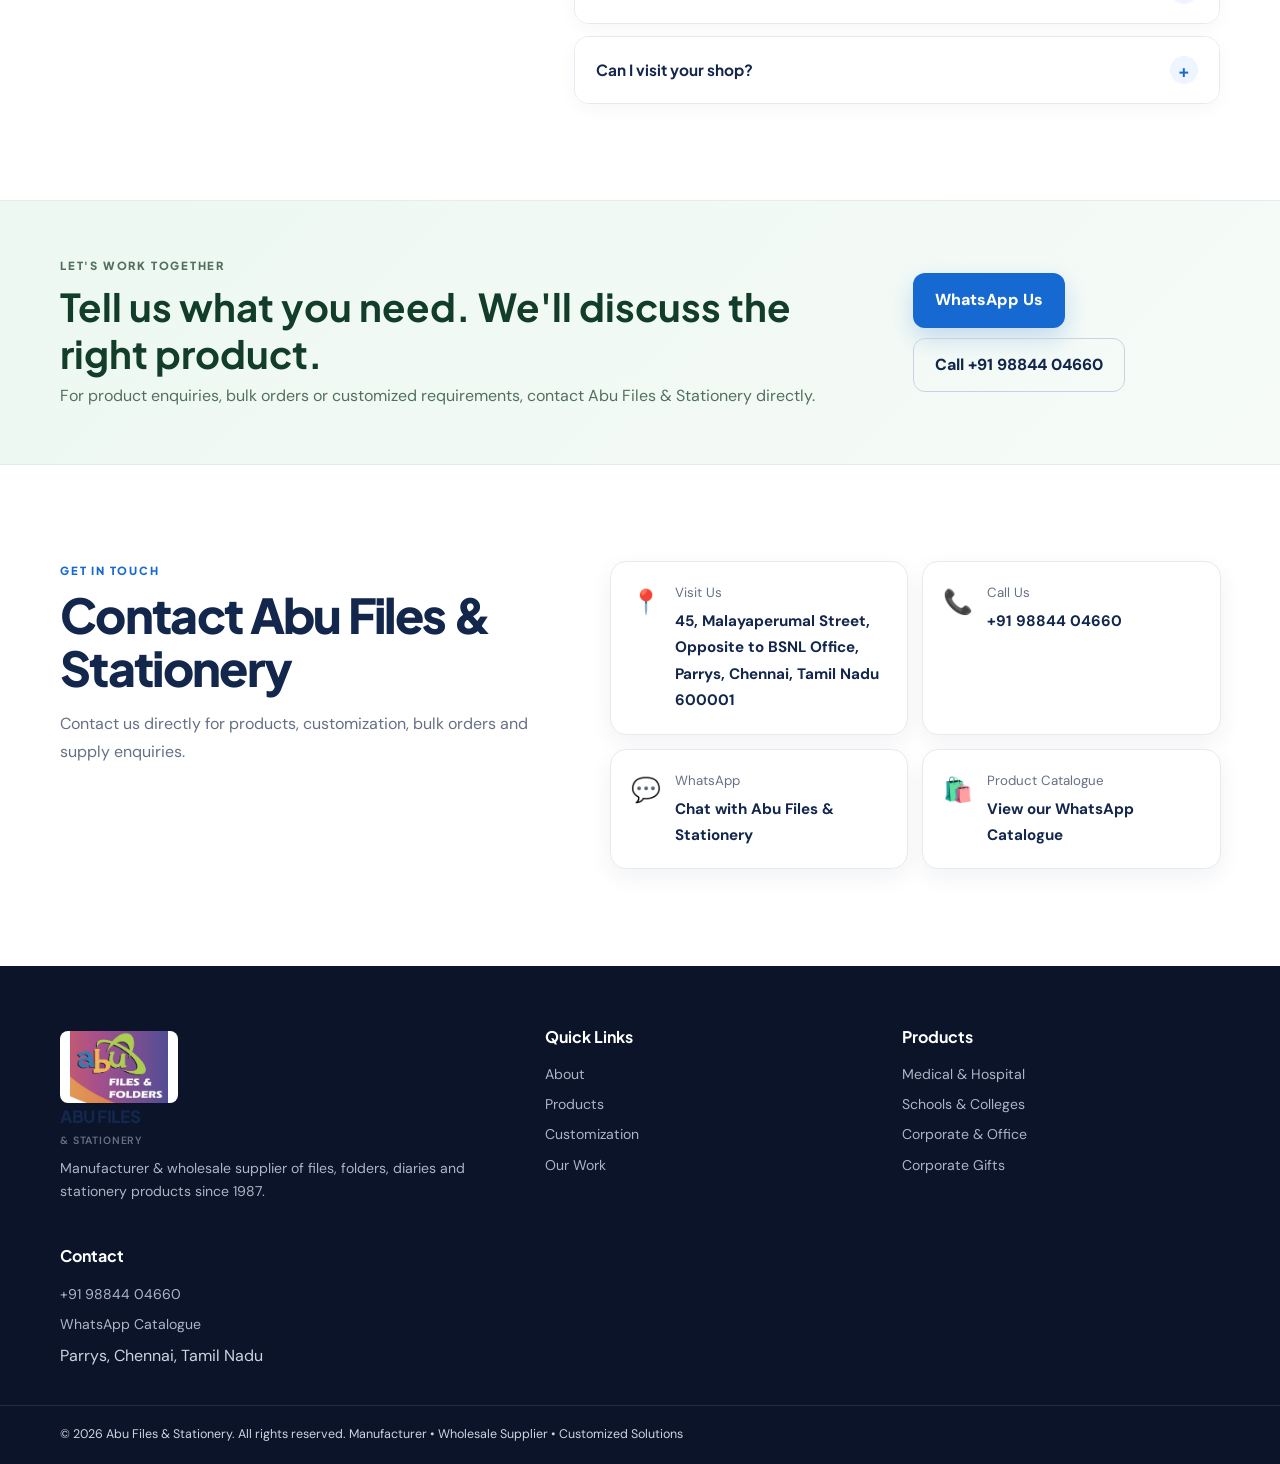
<file: abu-files-finalized/abu-files-finalized 3/index.html>
<!DOCTYPE html>

<html lang="en">
<head>
<meta charset="utf-8"/>
<meta content="width=device-width, initial-scale=1.0" name="viewport"/>
<title>Abu Files &amp; Stationery | Medical, School, Corporate Files &amp; Corporate Gifts</title>
<meta content="Abu Files &amp; Stationery is a manufacturer and wholesale supplier of files, folders, diaries and stationery products in Parrys, Chennai. Customized products and bulk orders supplied across Tamil Nadu since 1987." name="description"/>
<meta content="files manufacturer Chennai, hospital files Chennai, patient files, school files, office files, PVC folders, customized files, diaries, stationery wholesale Chennai, file folders Tamil Nadu" name="keywords"/>
<meta content="Abu Files &amp; Stationery" name="author"/>
<meta content="index, follow" name="robots"/>
<link href="https://sites.google.com/view/abuplastics" rel="canonical"/>
<meta content="Abu Files &amp; Stationery" property="og:title"/>
<meta content="Manufacturer &amp; wholesale supplier of files, folders, diaries and stationery products since 1987." property="og:description"/>
<meta content="website" property="og:type"/>
<link href="https://fonts.googleapis.com" rel="preconnect"/>
<link crossorigin="" href="https://fonts.gstatic.com" rel="preconnect"/>
<link href="https://fonts.googleapis.com/css2?family=DM+Sans:wght@400;500;600;700&amp;family=Plus+Jakarta+Sans:wght@600;700;800&amp;display=swap" rel="stylesheet"/>
<link href="css/style.css" rel="stylesheet"/>
</head>
<body>
<header class="site-header" id="top">
<div class="container nav-wrap">
<a aria-label="Abu Files &amp; Stationery home" class="brand" href="#top">
<img alt="Abu Files &amp; Folders logo" loading="eager" src="images/logo/abu-logo-web.jpg"/>
<span class="brand-text">
<strong>ABU FILES</strong>
<small>&amp; STATIONERY</small>
</span>
</a>
<button aria-expanded="false" aria-label="Open menu" class="menu-toggle">☰</button>
<nav class="main-nav" id="mainNav">
<a href="#about">About</a>
<a href="#products">Products</a>
<a href="#custom">Customization</a>
<a href="#why-us">Why Us</a>
<a href="#gallery">Our Work</a>
<a href="#contact">Contact</a>
<a class="nav-whatsapp" href="https://wa.me/c/919884404660" rel="noopener" target="_blank">WhatsApp Catalogue</a>
</nav>
</div>
</header>
<main>
<section class="hero">
<div class="hero-bg"></div>
<div class="container hero-grid">
<div class="hero-copy reveal">
<p class="eyebrow">TRUSTED SINCE 1987 • CHENNAI</p>
<h1>Files, Folders &amp; Stationery Solutions <span>Made to Your Requirements</span></h1>
<p class="hero-lead">
            Manufacturer and wholesale supplier of files, folders, diaries and stationery products for hospitals, offices, schools, colleges, companies and institutions across Tamil Nadu.
          </p>
<div class="hero-actions">
<a class="btn btn-primary" href="#products">Explore Products</a>
<a class="btn btn-light" href="https://wa.me/919884404660" rel="noopener" target="_blank">Chat on WhatsApp</a>
</div>
<div class="hero-note">
<span>✓ Direct manufacturing</span>
<span>✓ Bulk orders</span>
<span>✓ Custom specifications</span>
</div>
</div>
<div class="hero-photo reveal">
<img alt="Abu Files &amp; Stationery shop in Parrys, Chennai" loading="eager" src="images/gallery/abu-shop.jpg"/>
<div class="photo-badge">
<span class="badge-kicker">ESTABLISHED 1987</span>
<strong>39+ Years</strong>
<span>of Experience</span>
</div>
</div>
</div>
</section>
<section aria-label="Abu Files &amp; Stationery achievements" class="stats">
<div class="container stats-grid">
<div class="stat">
<strong class="counter" data-suffix="+" data-target="39">0</strong>
<span>Years of Experience</span>
</div>
<div class="stat">
<strong class="counter" data-suffix="+" data-target="1000">0</strong>
<span>Customers Served</span>
</div>
<div class="stat">
<strong class="counter" data-suffix="+" data-target="300">0</strong>
<span>Products</span>
</div>
<div class="stat">
<strong class="counter" data-suffix="+" data-target="25">0</strong>
<span>Years of Long-Term Relationships</span>
</div>
</div>
</section>
<section class="section" id="about">
<div class="container two-col">
<div class="section-copy reveal">
<p class="eyebrow">ABOUT US</p>
<h2 class="section-title">Our Story</h2>
<p>
            Established in 1987, Abu Files &amp; Stationery has grown into a trusted manufacturer and wholesale supplier of files, folders, diaries and stationery products.
          </p>
<p>
            We serve hospitals, offices, companies, schools, colleges, corporate organizations and other institutions across Tamil Nadu. Along with standard products, we manufacture customized products according to customer requirements.
          </p>
<p>
            From hospital record files and school folders to office files, diaries, pouches and stationery, our experienced team works closely with customers to understand specifications and deliver practical products for their needs.
          </p>
<a class="text-link" href="#contact">Talk to our team →</a>
</div>
<div class="about-card reveal">
<div class="about-image">
<img alt="Inside Abu Files &amp; Stationery shop" loading="lazy" src="images/gallery/abu-shop.jpg"/>
</div>
<div class="about-points">
<div><b>01</b><span>Direct manufacturing &amp; wholesale supply</span></div>
<div><b>02</b><span>Customization based on your specifications</span></div>
<div><b>03</b><span>Supply across Tamil Nadu</span></div>
</div>
</div>
</div>
</section>
<section class="section section-soft" id="products">
<div class="container">
<div class="section-heading reveal">
<p class="eyebrow">PRODUCT CATEGORIES</p>
<h2 class="section-title">What We Manufacture</h2>
<p>Our product range is organized into four main categories so customers can quickly find the products they need.</p>
</div>
<div class="product-grid"><article class="product-card reveal"><div class="product-image"><img alt="Medical &amp; Hospital" loading="lazy" src="images/products/medical/medical-files.jpg"/></div><div class="product-body"><span class="product-tag">01</span><h3><a href="pages/medical.html">Medical &amp; Hospital</a></h3><p>Medical files, patient files, file bags, hand tags and hospital record products.</p><a href="pages/medical.html">View category →</a></div></article><article class="product-card reveal"><div class="product-image"><img alt="Schools &amp; Colleges" loading="lazy" src="images/products/school/school-files.jpg"/></div><div class="product-body"><span class="product-tag">02</span><h3><a href="pages/schools.html">Schools &amp; Colleges</a></h3><p>School files, college files, ID cards, exam pads, folders and institutional stationery.</p><a href="pages/schools.html">View category →</a></div></article><article class="product-card reveal"><div class="product-image"><img alt="Corporate &amp; Office" loading="lazy" src="images/products/corporate/box-files.jpg"/></div><div class="product-body"><span class="product-tag">03</span><h3><a href="pages/corporate.html">Corporate &amp; Office</a></h3><p>Box files, executive files, document folders, diaries, ID cards and corporate stationery.</p><a href="pages/corporate.html">View category →</a></div></article><article class="product-card reveal"><div class="product-image"><img alt="Corporate Gifts" loading="lazy" src="images/products/corporate-gifts/coffee-cups.jpg"/></div><div class="product-body"><span class="product-tag">04</span><h3><a href="pages/corporate-gifts.html">Corporate Gifts</a></h3><p>Water bottles, pen gift sets, diaries, coffee cups and branded gifts for clients and employees.</p><a href="pages/corporate-gifts.html">View category →</a></div></article></div>
<div class="catalogue-banner reveal">
<div>
<p class="eyebrow">FULL PRODUCT CATALOGUE</p>
<h3>See more products on our WhatsApp Catalogue</h3>
<p>Browse available products and contact us directly for pricing, quantity and customization.</p>
</div>
<a class="btn btn-primary" href="https://wa.me/c/919884404660" rel="noopener" target="_blank">Open WhatsApp Catalogue ↗</a>
</div>
</div>
</section>
<section class="section" id="custom">
<div class="container custom-grid">
<div class="custom-copy reveal">
<p class="eyebrow">CUSTOM SOLUTIONS</p>
<h2>Have a specific design in mind?</h2>
<p>
            Share your requirement with us. We can manufacture files, folders, diaries and stationery products based on your specifications.
          </p>
<div class="custom-list">
<div><span>✓</span><b>Size &amp; dimensions</b></div>
<div><span>✓</span><b>Material</b></div>
<div><span>✓</span><b>Colour &amp; design</b></div>
<div><span>✓</span><b>Printing &amp; branding</b></div>
<div><span>✓</span><b>Logo / organization name</b></div>
<div><span>✓</span><b>Number of pages</b></div>
<div><span>✓</span><b>Internal layout</b></div>
<div><span>✓</span><b>Finishing &amp; other specifications</b></div>
</div>
<a class="btn btn-dark" href="https://wa.me/919884404660?text=Hello%20Abu%20Files%20%26%20Stationery%2C%20I%20would%20like%20to%20discuss%20a%20customized%20product." rel="noopener" target="_blank">Send Your Requirement</a>
</div>
<div class="custom-gallery reveal">
<div class="custom-main"><img alt="Customized medical folder supplied by Abu Files &amp; Stationery" loading="lazy" src="images/products/medical/medical-1.jpg"/></div>
<div><img alt="Customized branded folder" loading="lazy" src="images/products/corporate/executive-files.jpg"/></div>
<div><img alt="Customized school folder" loading="lazy" src="images/products/school/school-folders.jpg"/></div>
</div>
</div>
</section>
<section class="section section-dark" id="why-us">
<div class="container">
<div class="section-heading light reveal">
<p class="eyebrow">OUR ADVANTAGE</p>
<h2 class="section-title">Why Abu Files &amp; Stationery?</h2>
<p>We combine manufacturing experience, customization and direct customer communication.</p>
</div>
<div class="why-grid">
<div class="why-card reveal"><span>01</span><h3>39+ Years Experience</h3><p>Serving customers since 1987.</p></div>
<div class="why-card reveal"><span>02</span><h3>Direct Manufacturing</h3><p>Manufacturing and wholesale supply from an experienced team.</p></div>
<div class="why-card reveal"><span>03</span><h3>Wide Product Range</h3><p>Files, folders, diaries, pouches and stationery products.</p></div>
<div class="why-card reveal"><span>04</span><h3>Flexible Customization</h3><p>Design, size, material, colour, printing, logo and more.</p></div>
<div class="why-card reveal"><span>05</span><h3>Bulk Order Support</h3><p>Different quantity requirements can be discussed.</p></div>
<div class="why-card reveal"><span>06</span><h3>Quality Control</h3><p>Products are checked before supply.</p></div>
<div class="why-card reveal"><span>07</span><h3>On-Time Delivery</h3><p>We work to complete orders according to agreed requirements.</p></div>
<div class="why-card reveal"><span>08</span><h3>Direct Customer Support</h3><p>Talk directly with our team about products and specifications.</p></div>
</div>
</div>
</section>
<section class="section" id="serve">
<div class="container">
<div class="section-heading reveal">
<p class="eyebrow">INDUSTRIES WE SERVE</p>
<h2 class="section-title">Supporting Businesses Across Industries</h2>
</div>
<div class="serve-grid">
<div class="serve-card"><span>🏥</span><h3>Hospitals &amp; Healthcare</h3><p>Medical records, patient files and customized hospital products.</p></div>
<div class="serve-card"><span>🏢</span><h3>Offices &amp; Companies</h3><p>Office files, folders, diaries and corporate stationery.</p></div>
<div class="serve-card"><span>🎓</span><h3><a href="schools.html">Schools &amp; Colleges</a></h3><p>Educational folders, files, notebooks and exam products.</p></div>
<div class="serve-card"><span>🏛️</span><h3>Corporate Organizations</h3><p>Customized branded products for organizational requirements.</p></div>
<div class="serve-card"><span>🏨</span><h3>Hotels &amp; Restaurants</h3><p>Customized folders and stationery based on business requirements.</p></div>
<div class="serve-card"><span>🏦</span><h3>Banks &amp; Institutions</h3><p>Custom document folders and stationery products.</p></div>
<div class="serve-card"><span>🎁</span><h3>Corporate Gifts</h3><p>Branded bottles, pen sets, diaries, coffee cups and gifts for clients and employees.</p></div></div>
</div>
</section>
<section class="section process-section">
<div class="container">
<div class="section-heading reveal">
<p class="eyebrow">OUR PROCESS</p>
<h2 class="section-title">Our Process, From Concept to Delivery</h2>
</div>
<div class="process-grid">
<div class="process-step"><b>01</b><h3>Understand</h3><p>We discuss your product and quantity requirement.</p></div>
<div class="process-step"><b>02</b><h3>Specify</h3><p>Size, material, design, printing and other specifications are finalized.</p></div>
<div class="process-step"><b>03</b><h3>Manufacture</h3><p>The product is manufactured according to the finalized requirement.</p></div>
<div class="process-step"><b>04</b><h3>Quality Check</h3><p>Products are checked before dispatch.</p></div>
<div class="process-step"><b>05</b><h3>Supply</h3><p>Completed orders are supplied to the customer.</p></div>
</div>
</div>
</section>
<section class="section section-soft" id="gallery">
<div class="container">
<div class="section-heading reveal">
<p class="eyebrow">PORTFOLIO</p>
<h2 class="section-title">Our Work &amp; Custom Products</h2>
<p>Examples of customized products supplied for educational and healthcare requirements.</p>
</div>
<div class="gallery-grid">








<figure class="gallery-item large reveal"><img alt="Medical Files" loading="lazy" src="images/products/medical/medical-files.jpg"/><figcaption>Medical Files</figcaption></figure><figure class="gallery-item reveal"><img alt="Medical File Bags" loading="lazy" src="images/products/medical/file-bags.jpg"/><figcaption>Medical File Bags</figcaption></figure><figure class="gallery-item reveal"><img alt="Hospital Hand Tags" loading="lazy" src="images/products/medical/hand-tags.jpg"/><figcaption>Hospital Hand Tags</figcaption></figure><figure class="gallery-item reveal"><img alt="School Files &amp; Folders" loading="lazy" src="images/products/school/school-folders.jpg"/><figcaption>School Files &amp; Folders</figcaption></figure><figure class="gallery-item reveal"><img alt="School ID Cards" loading="lazy" src="images/products/school/id-cards.jpg"/><figcaption>School ID Cards</figcaption></figure><figure class="gallery-item reveal"><img alt="Corporate Box Files" loading="lazy" src="images/products/corporate/box-files.jpg"/><figcaption>Corporate Box Files</figcaption></figure><figure class="gallery-item reveal"><img alt="Corporate ID Cards &amp; Tags" loading="lazy" src="images/products/corporate/id-card-tags.jpg"/><figcaption>Corporate ID Cards &amp; Tags</figcaption></figure><figure class="gallery-item reveal"><img alt="Corporate Pen Gift Set" loading="lazy" src="images/products/corporate-gifts/pen-gift-set.jpg"/><figcaption>Corporate Pen Gift Set</figcaption></figure><figure class="gallery-item reveal"><img alt="Corporate Water Bottle" loading="lazy" src="images/products/corporate-gifts/water-bottles.jpg"/><figcaption>Corporate Water Bottle</figcaption></figure><figure class="gallery-item reveal"><img alt="Corporate Diaries" loading="lazy" src="images/products/corporate-gifts/diary.svg"/><figcaption>Corporate Diaries</figcaption></figure><figure class="gallery-item reveal"><img alt="Corporate Coffee Cups" loading="lazy" src="images/products/corporate-gifts/coffee-cups.jpg"/><figcaption>Corporate Coffee Cups</figcaption></figure></div>
</div>
</section>
<section class="section testimonial-section">
<div class="container testimonial-box reveal">
<div>
<p class="eyebrow">CUSTOMER RELATIONSHIPS</p>
<h2 class="section-title">Customer Relationships</h2>
<p>We will add verified Google reviews and customer testimonials here once the actual review details are provided.</p>
</div>
<a class="btn btn-light-dark" href="https://share.google/GYHiu9PQApIsSvJsm" rel="noopener" target="_blank">View Google Reviews ↗</a>
</div>
</section>
<section class="section faq-section">
<div class="container faq-grid">
<div class="section-heading reveal">
<p class="eyebrow">NEED TO KNOW</p>
<h2 class="section-title">Frequently Asked Questions</h2>
<p>Quick answers for customers looking for files, folders and customized stationery.</p>
</div>
<div class="faq-list reveal">
<div class="faq-item">
<button>What products do you manufacture?<span>+</span></button>
<div class="faq-answer"><p>We manufacture and supply files, folders, hospital files, school and college files, office folders, diaries, pouches, stationery and customized products.</p></div>
</div>
<div class="faq-item">
<button>Can you customize products with our logo?<span>+</span></button>
<div class="faq-answer"><p>Yes. Customization can include size, material, colour, design, printing, logo, pages, internal layout and other specifications.</p></div>
</div>
<div class="faq-item">
<button>Do you accept bulk orders?<span>+</span></button>
<div class="faq-answer"><p>Yes. Bulk requirements can be discussed based on product, specification and quantity.</p></div>
</div>
<div class="faq-item">
<button>Where do you supply?<span>+</span></button>
<div class="faq-answer"><p>We supply customers across Tamil Nadu from our location in Parrys, Chennai.</p></div>
</div>
<div class="faq-item">
<button>Can I visit your shop?<span>+</span></button>
<div class="faq-answer"><p>Yes. Customers can directly contact the team and visit the shop to discuss product requirements.</p></div>
</div>
</div>
</div>
</section>
<section class="cta">
<div class="container cta-inner reveal">
<div>
<p class="eyebrow">LET'S WORK TOGETHER</p>
<h2>Tell us what you need. We'll discuss the right product.</h2>
<p>For product enquiries, bulk orders or customized requirements, contact Abu Files &amp; Stationery directly.</p>
</div>
<div class="cta-actions">
<a class="btn btn-primary" href="https://wa.me/919884404660?text=Hello%20Abu%20Files%20%26%20Stationery%2C%20I%20have%20a%20product%20requirement." rel="noopener" target="_blank">WhatsApp Us</a>
<a class="btn btn-outline" href="tel:+919884404660">Call +91 98844 04660</a>
</div>
</div>
</section>
<section class="section contact-section" id="contact">
<div class="container contact-grid">
<div class="section-heading reveal">
<p class="eyebrow">GET IN TOUCH</p>
<h2 class="section-title">Contact Abu Files &amp; Stationery</h2>
<p>Contact us directly for products, customization, bulk orders and supply enquiries.</p>
</div>
<div class="contact-cards reveal">
<a href="https://maps.google.com/?q=45%20Malayaperumal%20Street%20Parrys%20Chennai%20600001" rel="noopener" target="_blank">
<span>📍</span>
<div><small>Visit Us</small><strong>45, Malayaperumal Street, Opposite to BSNL Office, Parrys, Chennai, Tamil Nadu 600001</strong></div>
</a>
<a href="tel:+919884404660">
<span>📞</span>
<div><small>Call Us</small><strong>+91 98844 04660</strong></div>
</a>
<a href="https://wa.me/919884404660" rel="noopener" target="_blank">
<span>💬</span>
<div><small>WhatsApp</small><strong>Chat with Abu Files &amp; Stationery</strong></div>
</a>
<a href="https://wa.me/c/919884404660" rel="noopener" target="_blank">
<span>🛍️</span>
<div><small>Product Catalogue</small><strong>View our WhatsApp Catalogue</strong></div>
</a>
</div>
</div>
</section>
</main>
<footer class="footer">
<div class="container footer-grid">
<div>
<a class="brand footer-brand" href="#top">
<img alt="Abu Files &amp; Folders logo" loading="eager" src="images/logo/abu-logo-web.jpg"/>
<span class="brand-text"><strong>ABU FILES</strong><small>&amp; STATIONERY</small></span>
</a>
<p>Manufacturer &amp; wholesale supplier of files, folders, diaries and stationery products since 1987.</p>
</div>
<div>
<h4>Quick Links</h4>
<a href="#about">About</a>
<a href="#products">Products</a>
<a href="#custom">Customization</a>
<a href="#gallery">Our Work</a>
</div>
<div><h4>Products</h4><a href="#products">Medical &amp; Hospital</a><a href="#products">Schools &amp; Colleges</a><a href="#products">Corporate &amp; Office</a><a href="#products">Corporate Gifts</a></div>
<div>
<h4>Contact</h4>
<a href="tel:+919884404660">+91 98844 04660</a>
<a href="https://wa.me/c/919884404660" rel="noopener" target="_blank">WhatsApp Catalogue</a>
<span>Parrys, Chennai, Tamil Nadu</span>
</div>
</div>
<div class="footer-bottom">
<div class="container">
<span>© <span id="year"></span> Abu Files &amp; Stationery. All rights reserved.</span>
<span>Manufacturer • Wholesale Supplier • Customized Solutions</span>
</div>
</div>
</footer>

<!-- Simple predefined chatbot -->
<button class="chatbot-launcher" id="chatbotLauncher" aria-label="Open Abu Files Assistant" aria-expanded="false" type="button">
  <span class="chatbot-open-icon">💬</span>
  <span class="chatbot-close-icon">×</span>
</button>
<div class="chatbot-panel" id="chatbotPanel" aria-hidden="true">
  <div class="chatbot-header">
    <div class="chatbot-header-main">
      <div class="chatbot-avatar">A</div>
      <div>
        <strong>Abu Files Assistant</strong>
        <span class="chatbot-status">Quick help • Online</span>
      </div>
    </div>
    <button class="chatbot-minimize" id="chatbotMinimize" type="button" aria-label="Close chatbot">−</button>
  </div>
  <div class="chatbot-body" id="chatbotBody">
    <div class="chatbot-message">Hello! 👋 Welcome to <strong>Abu Files &amp; Stationery</strong>. How can we help you today?</div>
    <div class="chatbot-options" id="chatbotOptions">
      <button class="chatbot-option" data-chat="products" type="button">📁 Product enquiries</button>
      <button class="chatbot-option" data-chat="bulk" type="button">📦 Bulk orders</button>
      <button class="chatbot-option" data-chat="custom" type="button">🎨 Customization enquiries</button>
      <button class="chatbot-option" data-chat="contact" type="button">📍 Shop address &amp; contact details</button>
      <button class="chatbot-option" data-chat="whatsapp" type="button">💬 Connect on WhatsApp</button>
    </div>
  </div>
  <div class="chatbot-footer">
    <small>Choose an option above for quick assistance.</small>
    <a class="chatbot-whatsapp" href="https://wa.me/919884404660" target="_blank" rel="noopener">Open WhatsApp ↗</a>
  </div>
</div>
<a aria-label="Chat on WhatsApp" class="floating-whatsapp" href="https://wa.me/919884404660" rel="noopener" target="_blank">✆</a>
<script src="js/script.js"></script>
</body>
</html>
</file>
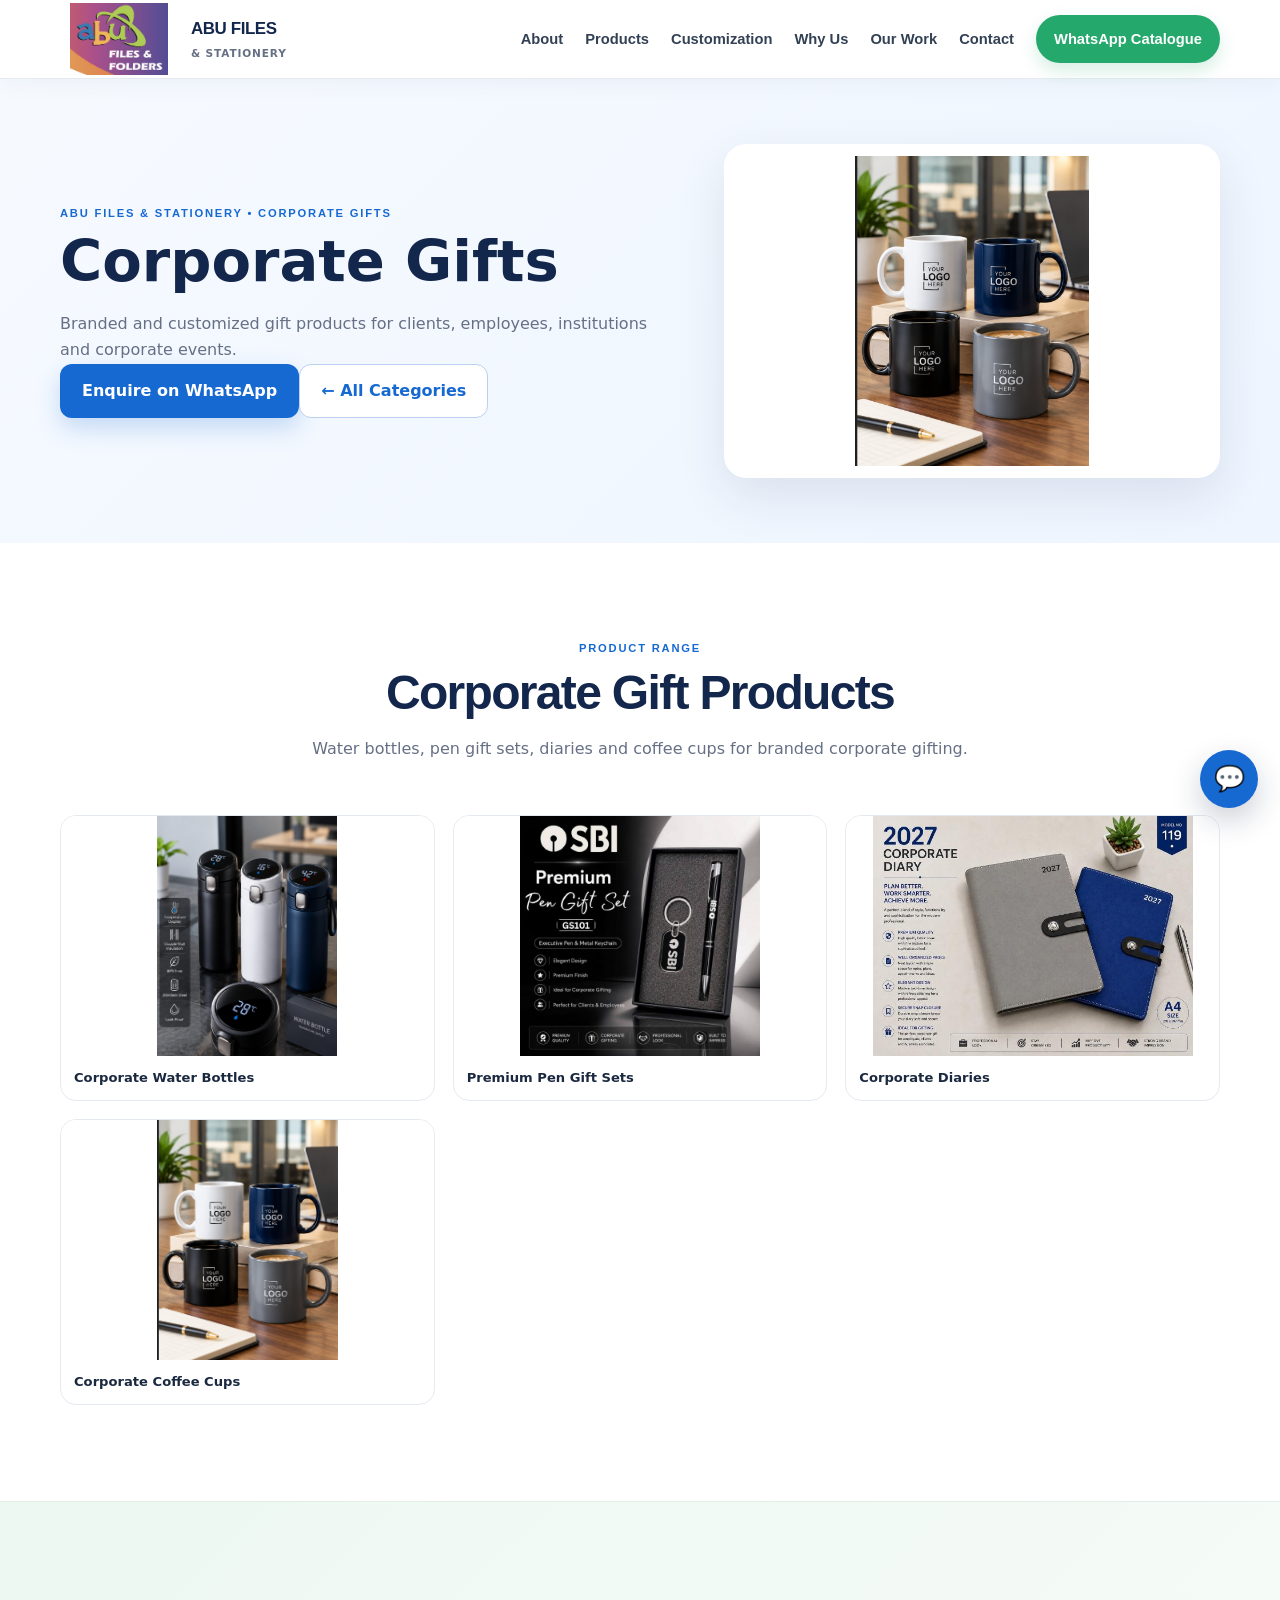
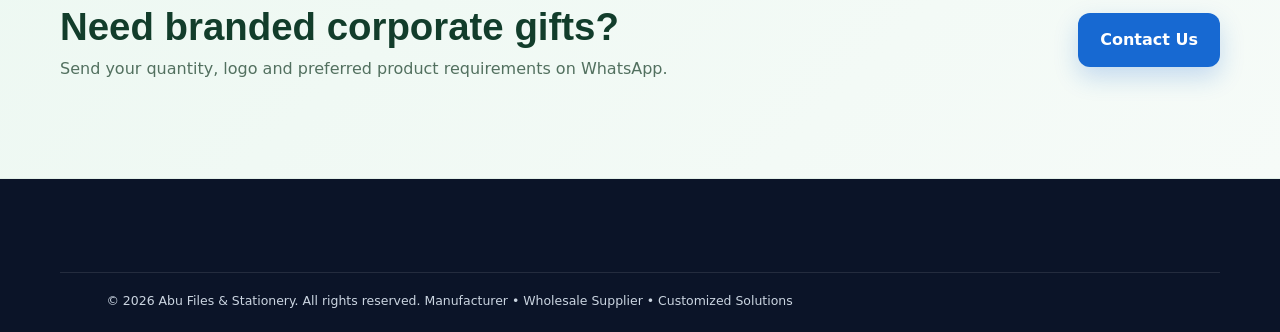
<file: pages/corporate-gifts.html>
<!DOCTYPE html>
<html lang="en"><head><meta charset="utf-8"/><meta content="width=device-width, initial-scale=1.0" name="viewport"/><title>Corporate Gifts | Abu Files &amp; Stationery</title><meta content="Corporate gifts including water bottles, pen gift sets, diaries and coffee cups." name="description"/><link href="../css/style.css" rel="stylesheet"/></head><body><header class="site-header">
<div class="container nav-wrap">
<a aria-label="Abu Files &amp; Stationery home" class="brand" href="../index.html">
<img alt="Abu Files &amp; Folders logo" loading="eager" src="../images/logo/abu-logo-web.jpg"/>
<span class="brand-text"><strong>ABU FILES</strong><small>&amp; STATIONERY</small></span>
</a>
<button aria-expanded="false" aria-label="Open menu" class="menu-toggle">☰</button>
<nav class="main-nav" id="mainNav">
<a href="../index.html#about">About</a>
<a href="../index.html#products">Products</a>
<a href="../index.html#custom">Customization</a>
<a href="../index.html#why-us">Why Us</a>
<a href="../index.html#gallery">Our Work</a>
<a href="../index.html#contact">Contact</a>
<a class="nav-whatsapp" href="https://wa.me/c/919884404660" rel="noopener" target="_blank">WhatsApp Catalogue</a>
</nav>
</div>
</header><main><section class="page-hero"><div class="container page-hero-inner"><div><p class="eyebrow">ABU FILES &amp; STATIONERY • CORPORATE GIFTS</p><h1>Corporate Gifts</h1><p>Branded and customized gift products for clients, employees, institutions and corporate events.</p><a class="btn btn-primary" href="https://wa.me/919884404660" rel="noopener" target="_blank">Enquire on WhatsApp</a><a class="btn btn-light" href="../index.html#products">← All Categories</a></div><div class="page-hero-photo"><img alt="Corporate Coffee Cups" loading="eager" src="../images/products/corporate-gifts/coffee-cups.jpg"/></div></div></section><section class="section category-section"><div class="container"><div class="section-heading"><p class="eyebrow">PRODUCT RANGE</p><h2 class="section-title">Corporate Gift Products</h2><p>Water bottles, pen gift sets, diaries and coffee cups for branded corporate gifting.</p></div><div class="category-photo-grid"><figure class="category-photo"><img alt="Corporate Water Bottles" loading="lazy" src="../images/products/corporate-gifts/water-bottles.jpg"/><figcaption>Corporate Water Bottles</figcaption></figure><figure class="category-photo"><img alt="Premium Pen Gift Sets" loading="lazy" src="../images/products/corporate-gifts/pen-gift-set.jpg"/><figcaption>Premium Pen Gift Sets</figcaption></figure><figure class="category-photo"><img alt="Corporate Diaries" loading="lazy" src="../images/products/corporate-gifts/diary.svg"/><figcaption>Corporate Diaries</figcaption></figure><figure class="category-photo"><img alt="Corporate Coffee Cups" loading="lazy" src="../images/products/corporate-gifts/coffee-cups.jpg"/><figcaption>Corporate Coffee Cups</figcaption></figure></div></div></section><section class="section cta"><div class="container cta-inner"><div><h2>Need branded corporate gifts?</h2><p>Send your quantity, logo and preferred product requirements on WhatsApp.</p></div><a class="btn btn-primary" href="https://wa.me/919884404660" rel="noopener" target="_blank">Contact Us</a></div></section></main><footer class="footer">
<div class="container footer-bottom">
<div class="container">
<span>© <span id="year"></span> Abu Files &amp; Stationery. All rights reserved.</span>
<span>Manufacturer • Wholesale Supplier • Customized Solutions</span>
</div>
</div>
</footer>
<!-- Simple predefined chatbot -->
<button class="chatbot-launcher" id="chatbotLauncher" aria-label="Open Abu Files Assistant" aria-expanded="false" type="button">
  <span class="chatbot-open-icon">💬</span>
  <span class="chatbot-close-icon">×</span>
</button>
<div class="chatbot-panel" id="chatbotPanel" aria-hidden="true">
  <div class="chatbot-header">
    <div class="chatbot-header-main">
      <div class="chatbot-avatar">A</div>
      <div>
        <strong>Abu Files Assistant</strong>
        <span class="chatbot-status">Quick help • Online</span>
      </div>
    </div>
    <button class="chatbot-minimize" id="chatbotMinimize" type="button" aria-label="Close chatbot">−</button>
  </div>
  <div class="chatbot-body" id="chatbotBody">
    <div class="chatbot-message">Hello! 👋 Welcome to <strong>Abu Files &amp; Stationery</strong>. How can we help you today?</div>
    <div class="chatbot-options" id="chatbotOptions">
      <button class="chatbot-option" data-chat="products" type="button">📁 Product enquiries</button>
      <button class="chatbot-option" data-chat="bulk" type="button">📦 Bulk orders</button>
      <button class="chatbot-option" data-chat="custom" type="button">🎨 Customization enquiries</button>
      <button class="chatbot-option" data-chat="contact" type="button">📍 Shop address &amp; contact details</button>
      <button class="chatbot-option" data-chat="whatsapp" type="button">💬 Connect on WhatsApp</button>
    </div>
  </div>
  <div class="chatbot-footer">
    <small>Choose an option above for quick assistance.</small>
    <a class="chatbot-whatsapp" href="https://wa.me/919884404660" target="_blank" rel="noopener">Open WhatsApp ↗</a>
  </div>
</div>

<script src="../js/script.js"></script></body></html>
</file>
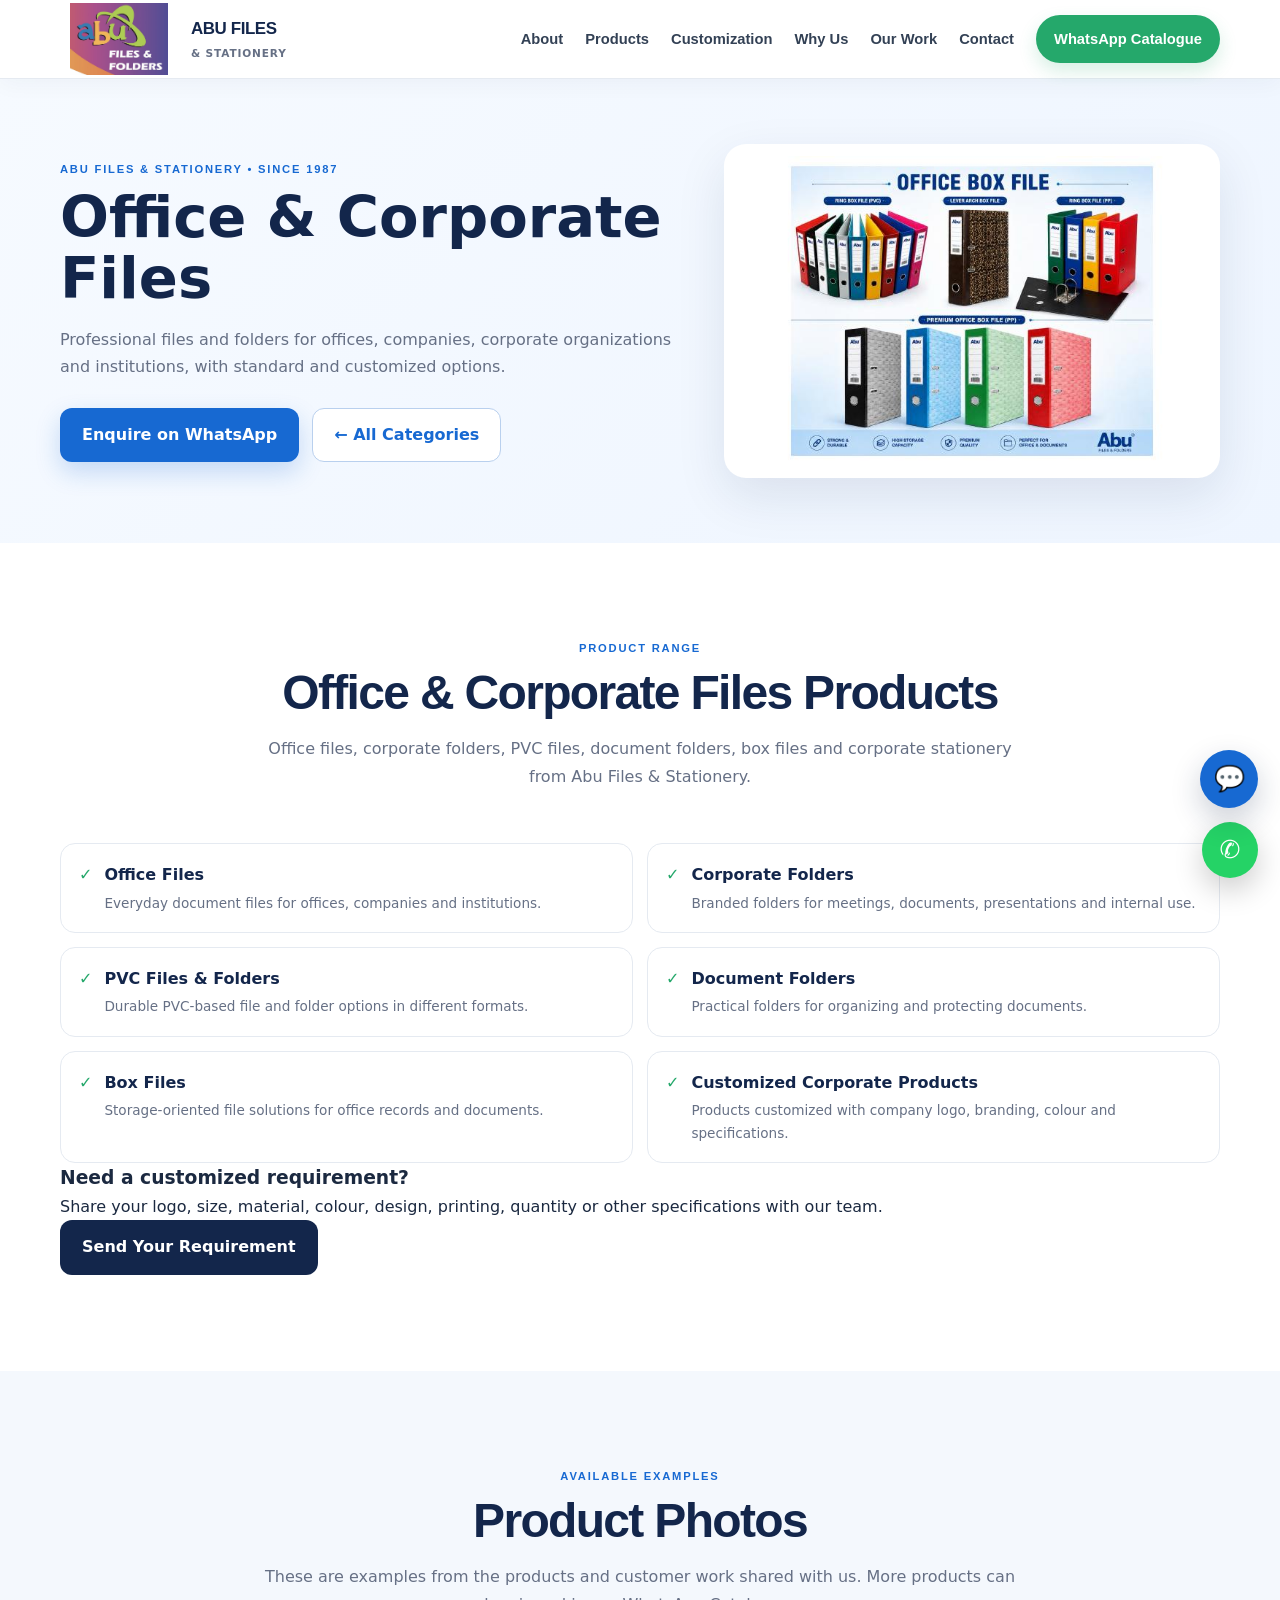
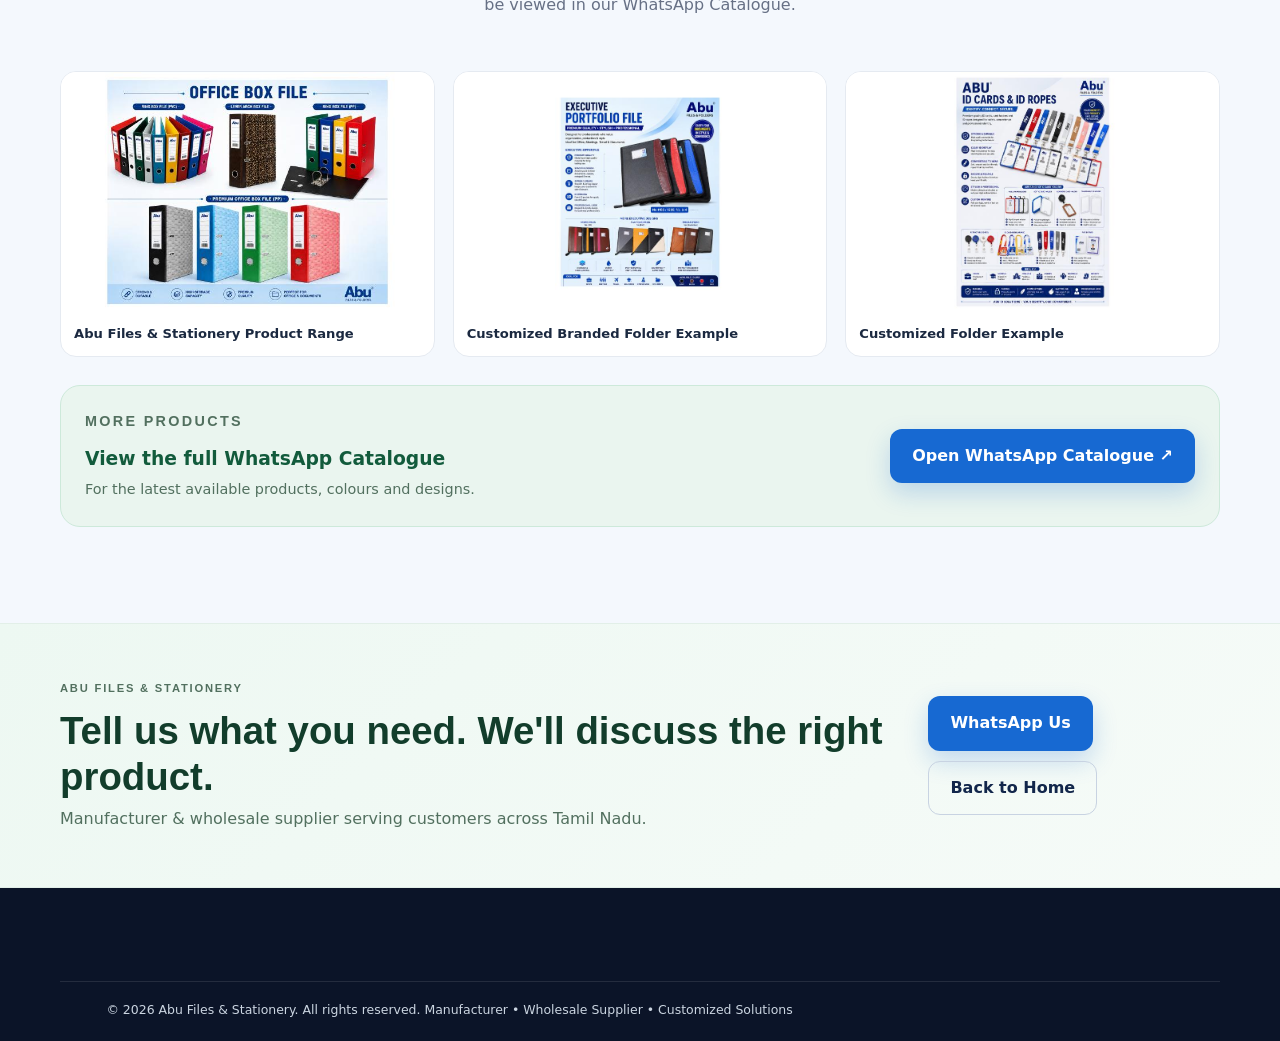
<file: pages/corporate.html>
<!DOCTYPE html>

<html lang="en">
<head>
<meta charset="utf-8"/>
<meta content="width=device-width, initial-scale=1.0" name="viewport"/>
<title>Corporate &amp; Office | Abu Files &amp; Stationery</title>
<meta content="Office files, corporate folders, PVC files, document folders, box files and corporate stationery from Abu Files &amp; Stationery." name="description"/>
<link href="../css/style.css" rel="stylesheet"/>
</head>
<body>
<header class="site-header">
<div class="container nav-wrap">
<a aria-label="Abu Files &amp; Stationery home" class="brand" href="../index.html">
<img alt="Abu Files &amp; Folders logo" loading="eager" src="../images/logo/abu-logo-web.jpg"/>
<span class="brand-text"><strong>ABU FILES</strong><small>&amp; STATIONERY</small></span>
</a>
<button aria-expanded="false" aria-label="Open menu" class="menu-toggle">☰</button>
<nav class="main-nav" id="mainNav">
<a href="../index.html#about">About</a>
<a href="../index.html#products">Products</a>
<a href="../index.html#custom">Customization</a>
<a href="../index.html#why-us">Why Us</a>
<a href="../index.html#gallery">Our Work</a>
<a href="../index.html#contact">Contact</a>
<a class="nav-whatsapp" href="https://wa.me/c/919884404660" rel="noopener" target="_blank">WhatsApp Catalogue</a>
</nav>
</div>
</header>
<main>
<section class="page-hero">
<div class="container page-hero-inner">
<div>
<p class="eyebrow">ABU FILES &amp; STATIONERY • SINCE 1987</p>
<h1>Office &amp; Corporate Files</h1>
<p>Professional files and folders for offices, companies, corporate organizations and institutions, with standard and customized options.</p>
<div class="hero-actions">
<a class="btn btn-primary" href="https://wa.me/919884404660?text=Hello%20Abu%20Files%20%26%20Stationery%2C%20I%20would%20like%20to%20enquire%20about%20office%20and%20corporate%20products." rel="noopener" target="_blank">Enquire on WhatsApp</a>
<a class="btn btn-light" href="../index.html#products">← All Categories</a>
</div>
</div>
<div class="page-hero-photo">
<img alt="Office &amp; Corporate Files" loading="eager" src="../images/products/corporate/box-files.jpg"/>
</div>
</div>
</section>
<section class="section category-section">
<div class="container">
<div class="section-heading">
<p class="eyebrow">PRODUCT RANGE</p>
<h2 class="section-title">Office &amp; Corporate Files Products</h2>
<p>Office files, corporate folders, PVC files, document folders, box files and corporate stationery from Abu Files &amp; Stationery.</p>
</div>
<div class="category-list">
<article class="category-item">
<span>✓</span>
<div><h3>Office Files</h3><p>Everyday document files for offices, companies and institutions.</p></div>
</article>
<article class="category-item">
<span>✓</span>
<div><h3>Corporate Folders</h3><p>Branded folders for meetings, documents, presentations and internal use.</p></div>
</article>
<article class="category-item">
<span>✓</span>
<div><h3>PVC Files &amp; Folders</h3><p>Durable PVC-based file and folder options in different formats.</p></div>
</article>
<article class="category-item">
<span>✓</span>
<div><h3>Document Folders</h3><p>Practical folders for organizing and protecting documents.</p></div>
</article>
<article class="category-item">
<span>✓</span>
<div><h3>Box Files</h3><p>Storage-oriented file solutions for office records and documents.</p></div>
</article>
<article class="category-item">
<span>✓</span>
<div><h3>Customized Corporate Products</h3><p>Products customized with company logo, branding, colour and specifications.</p></div>
</article>
</div>
<div class="category-note">
<h3>Need a customized requirement?</h3>
<p>Share your logo, size, material, colour, design, printing, quantity or other specifications with our team.</p>
<a class="btn btn-dark" href="https://wa.me/919884404660?text=Hello%20Abu%20Files%20%26%20Stationery%2C%20I%20need%20a%20customized%20product." rel="noopener" target="_blank">Send Your Requirement</a>
</div>
</div>
</section>
<section class="section section-soft">
<div class="container">
<div class="section-heading">
<p class="eyebrow">AVAILABLE EXAMPLES</p>
<h2 class="section-title">Product Photos</h2>
<p>These are examples from the products and customer work shared with us. More products can be viewed in our WhatsApp Catalogue.</p>
</div>
<div class="category-photo-grid">
<figure class="category-photo">
<img alt="Abu Files &amp; Stationery Product Range" loading="lazy" src="../images/products/corporate/box-files.jpg"/>
<figcaption>Abu Files &amp; Stationery Product Range</figcaption>
</figure>
<figure class="category-photo">
<img alt="Customized Branded Folder Example" loading="lazy" src="../images/products/corporate/executive-files.jpg"/>
<figcaption>Customized Branded Folder Example</figcaption>
</figure>
<figure class="category-photo">
<img alt="Customized Folder Example" loading="lazy" src="../images/products/corporate/id-card-tags.jpg"/>
<figcaption>Customized Folder Example</figcaption>
</figure>
</div>
<div class="catalogue-banner">
<div>
<p class="eyebrow">MORE PRODUCTS</p>
<h3>View the full WhatsApp Catalogue</h3>
<p>For the latest available products, colours and designs.</p>
</div>
<a class="btn btn-primary" href="https://wa.me/c/919884404660" rel="noopener" target="_blank">Open WhatsApp Catalogue ↗</a>
</div>
</div>
</section>
</main>
<section class="cta">
<div class="container cta-inner">
<div>
<p class="eyebrow">ABU FILES &amp; STATIONERY</p>
<h2>Tell us what you need. We'll discuss the right product.</h2>
<p>Manufacturer &amp; wholesale supplier serving customers across Tamil Nadu.</p>
</div>
<div class="cta-actions">
<a class="btn btn-primary" href="https://wa.me/919884404660" rel="noopener" target="_blank">WhatsApp Us</a>
<a class="btn btn-outline" href="../index.html">Back to Home</a>
</div>
</div>
</section>
<footer class="footer">
<div class="container footer-bottom">
<div class="container">
<span>© <span id="year"></span> Abu Files &amp; Stationery. All rights reserved.</span>
<span>Manufacturer • Wholesale Supplier • Customized Solutions</span>
</div>
</div>
</footer>

<!-- Simple predefined chatbot -->
<button class="chatbot-launcher" id="chatbotLauncher" aria-label="Open Abu Files Assistant" aria-expanded="false" type="button">
  <span class="chatbot-open-icon">💬</span>
  <span class="chatbot-close-icon">×</span>
</button>
<div class="chatbot-panel" id="chatbotPanel" aria-hidden="true">
  <div class="chatbot-header">
    <div class="chatbot-header-main">
      <div class="chatbot-avatar">A</div>
      <div>
        <strong>Abu Files Assistant</strong>
        <span class="chatbot-status">Quick help • Online</span>
      </div>
    </div>
    <button class="chatbot-minimize" id="chatbotMinimize" type="button" aria-label="Close chatbot">−</button>
  </div>
  <div class="chatbot-body" id="chatbotBody">
    <div class="chatbot-message">Hello! 👋 Welcome to <strong>Abu Files &amp; Stationery</strong>. How can we help you today?</div>
    <div class="chatbot-options" id="chatbotOptions">
      <button class="chatbot-option" data-chat="products" type="button">📁 Product enquiries</button>
      <button class="chatbot-option" data-chat="bulk" type="button">📦 Bulk orders</button>
      <button class="chatbot-option" data-chat="custom" type="button">🎨 Customization enquiries</button>
      <button class="chatbot-option" data-chat="contact" type="button">📍 Shop address &amp; contact details</button>
      <button class="chatbot-option" data-chat="whatsapp" type="button">💬 Connect on WhatsApp</button>
    </div>
  </div>
  <div class="chatbot-footer">
    <small>Choose an option above for quick assistance.</small>
    <a class="chatbot-whatsapp" href="https://wa.me/919884404660" target="_blank" rel="noopener">Open WhatsApp ↗</a>
  </div>
</div>
<a aria-label="Chat on WhatsApp" class="floating-whatsapp" href="https://wa.me/919884404660" rel="noopener" target="_blank">✆</a>
<script src="../js/script.js"></script>
</body>
</html>
</file>
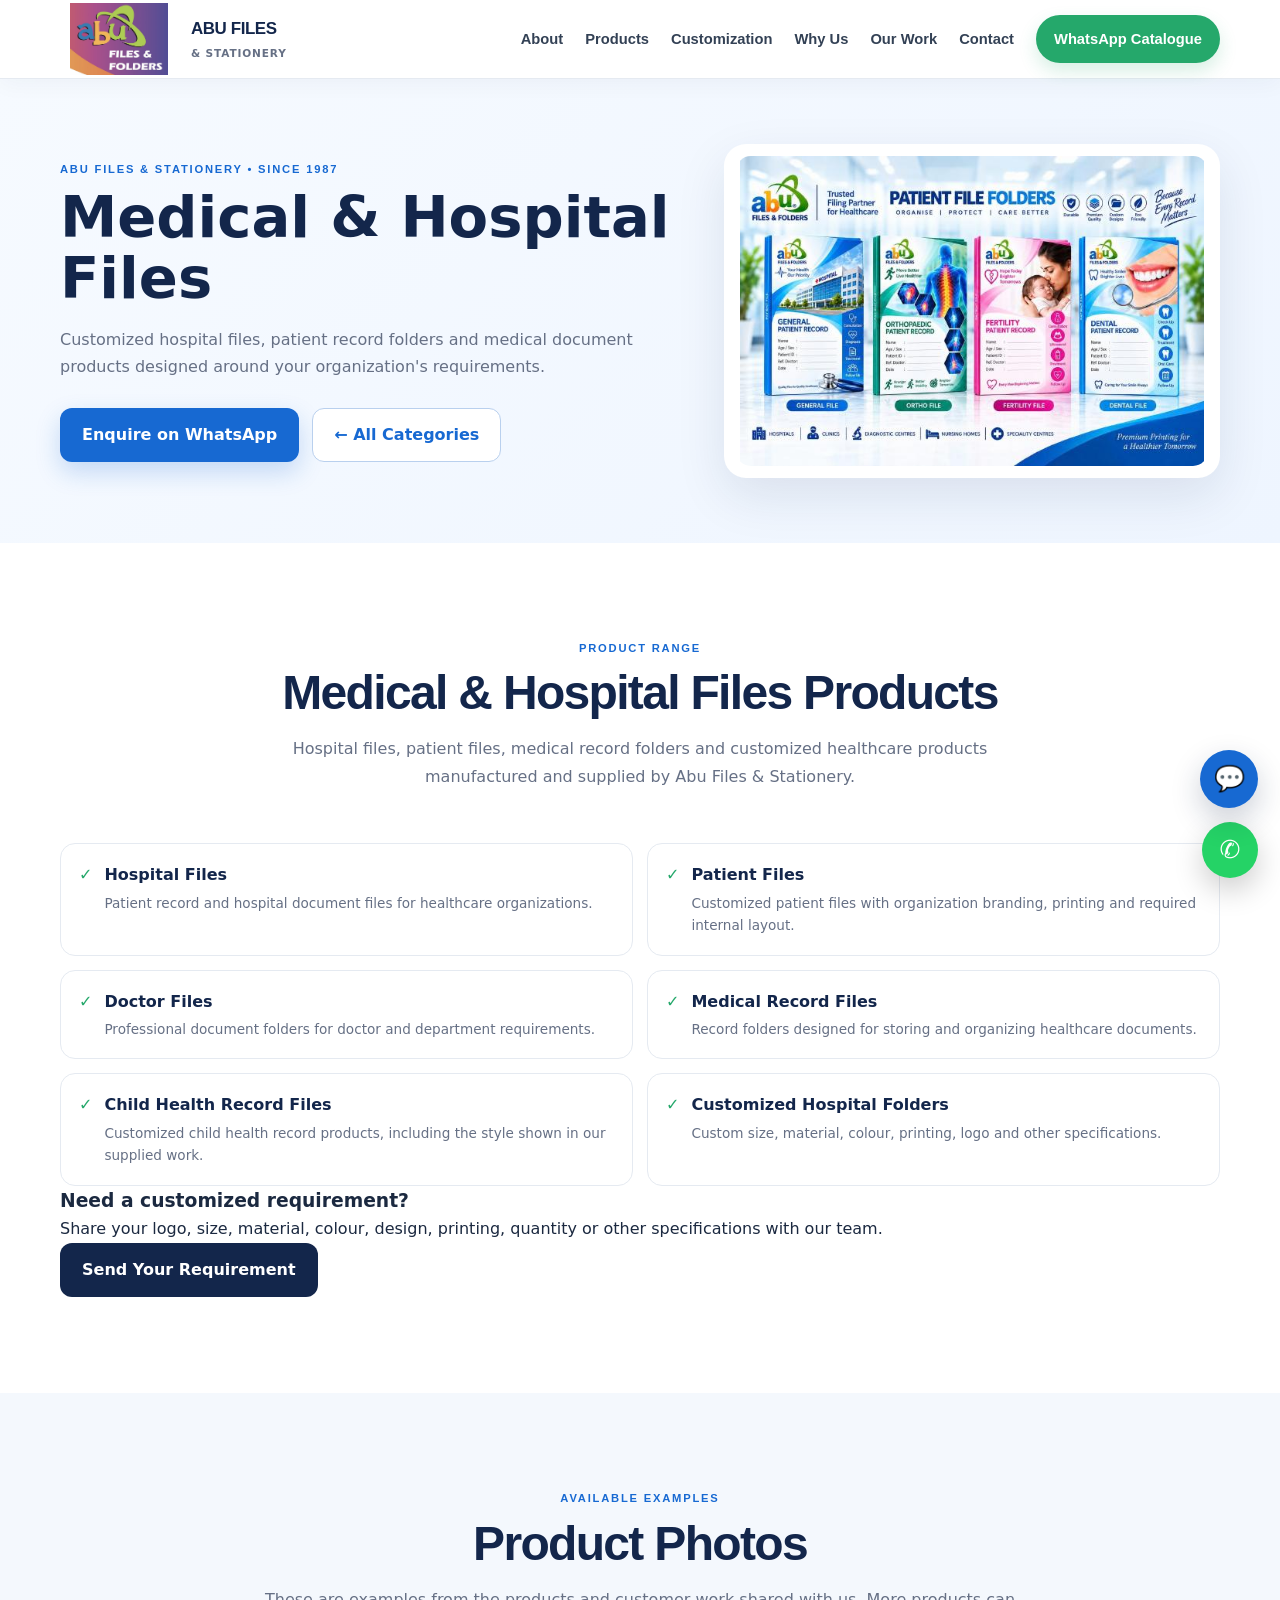
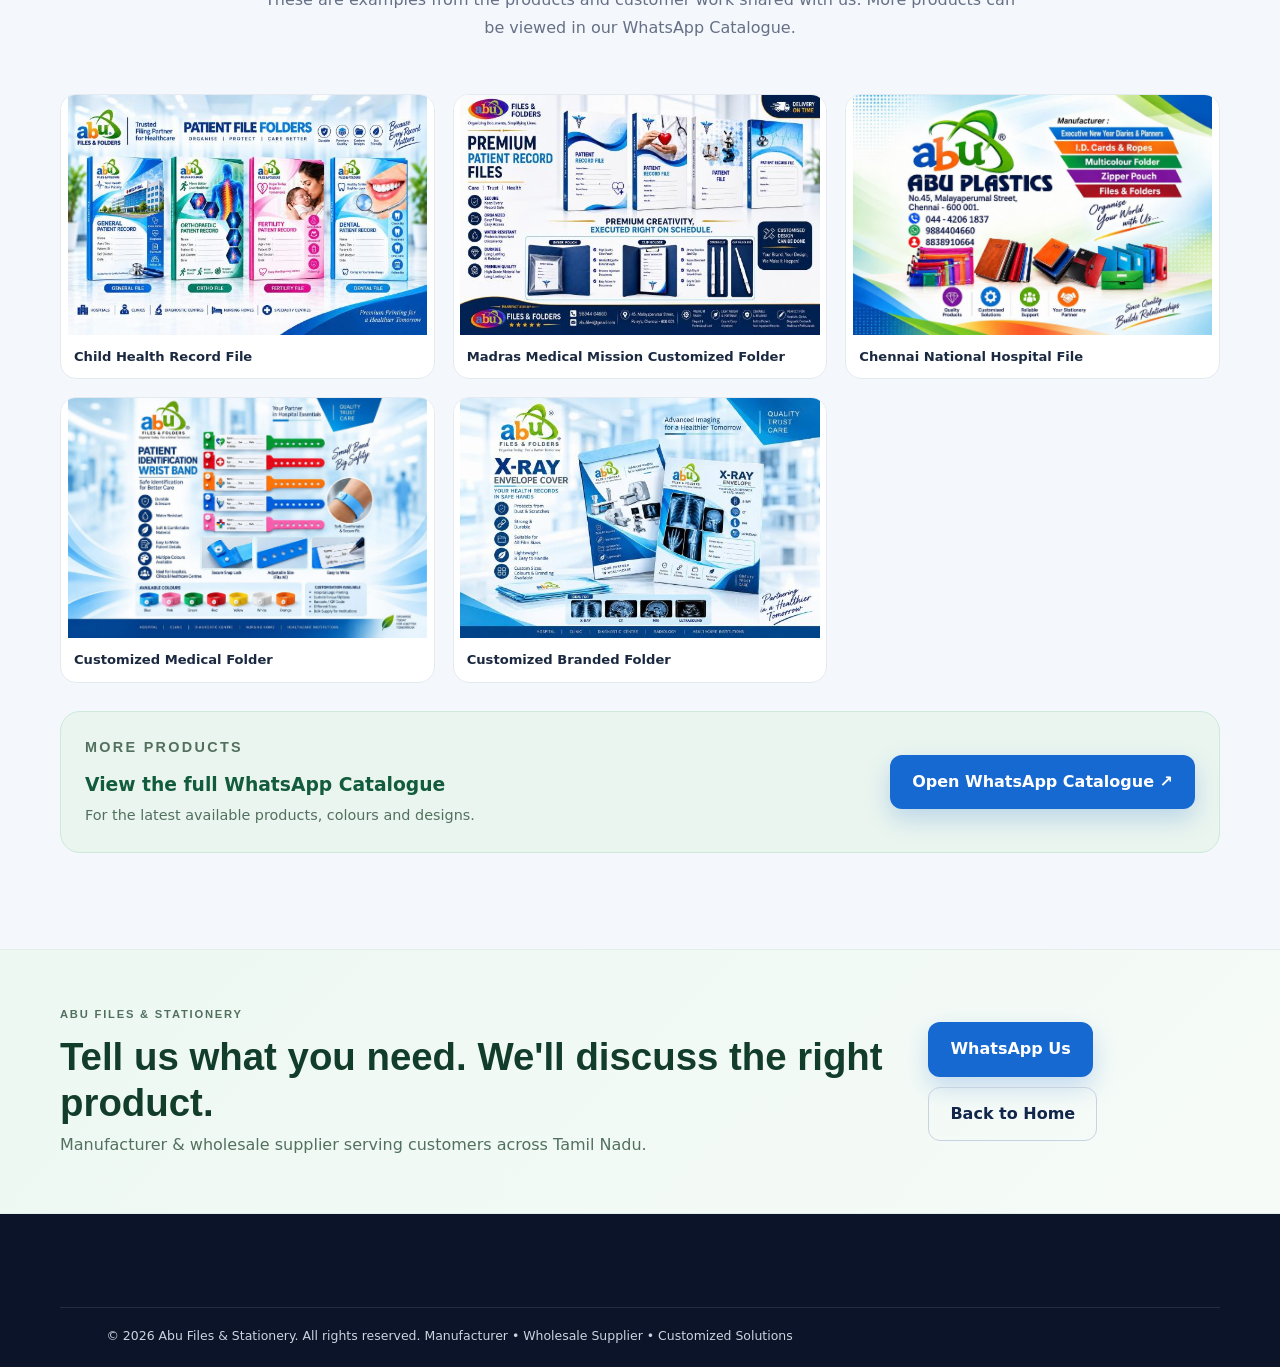
<file: pages/medical.html>
<!DOCTYPE html>

<html lang="en">
<head>
<meta charset="utf-8"/>
<meta content="width=device-width, initial-scale=1.0" name="viewport"/>
<title>Medical &amp; Hospital | Abu Files &amp; Stationery</title>
<meta content="Hospital files, patient files, medical record folders and customized healthcare products manufactured and supplied by Abu Files &amp; Stationery." name="description"/>
<link href="../css/style.css" rel="stylesheet"/>
</head>
<body>
<header class="site-header">
<div class="container nav-wrap">
<a aria-label="Abu Files &amp; Stationery home" class="brand" href="../index.html">
<img alt="Abu Files &amp; Folders logo" loading="eager" src="../images/logo/abu-logo-web.jpg"/>
<span class="brand-text"><strong>ABU FILES</strong><small>&amp; STATIONERY</small></span>
</a>
<button aria-expanded="false" aria-label="Open menu" class="menu-toggle">☰</button>
<nav class="main-nav" id="mainNav">
<a href="../index.html#about">About</a>
<a href="../index.html#products">Products</a>
<a href="../index.html#custom">Customization</a>
<a href="../index.html#why-us">Why Us</a>
<a href="../index.html#gallery">Our Work</a>
<a href="../index.html#contact">Contact</a>
<a class="nav-whatsapp" href="https://wa.me/c/919884404660" rel="noopener" target="_blank">WhatsApp Catalogue</a>
</nav>
</div>
</header>
<main>
<section class="page-hero">
<div class="container page-hero-inner">
<div>
<p class="eyebrow">ABU FILES &amp; STATIONERY • SINCE 1987</p>
<h1>Medical &amp; Hospital Files</h1>
<p>Customized hospital files, patient record folders and medical document products designed around your organization's requirements.</p>
<div class="hero-actions">
<a class="btn btn-primary" href="https://wa.me/919884404660?text=Hello%20Abu%20Files%20%26%20Stationery%2C%20I%20would%20like%20to%20enquire%20about%20medical%20and%20hospital%20files." rel="noopener" target="_blank">Enquire on WhatsApp</a>
<a class="btn btn-light" href="../index.html#products">← All Categories</a>
</div>
</div>
<div class="page-hero-photo">
<img alt="Medical &amp; Hospital Files" loading="eager" src="../images/products/medical/medical-files.jpg"/>
</div>
</div>
</section>
<section class="section category-section">
<div class="container">
<div class="section-heading">
<p class="eyebrow">PRODUCT RANGE</p>
<h2 class="section-title">Medical &amp; Hospital Files Products</h2>
<p>Hospital files, patient files, medical record folders and customized healthcare products manufactured and supplied by Abu Files &amp; Stationery.</p>
</div>
<div class="category-list">
<article class="category-item">
<span>✓</span>
<div><h3>Hospital Files</h3><p>Patient record and hospital document files for healthcare organizations.</p></div>
</article>
<article class="category-item">
<span>✓</span>
<div><h3>Patient Files</h3><p>Customized patient files with organization branding, printing and required internal layout.</p></div>
</article>
<article class="category-item">
<span>✓</span>
<div><h3>Doctor Files</h3><p>Professional document folders for doctor and department requirements.</p></div>
</article>
<article class="category-item">
<span>✓</span>
<div><h3>Medical Record Files</h3><p>Record folders designed for storing and organizing healthcare documents.</p></div>
</article>
<article class="category-item">
<span>✓</span>
<div><h3>Child Health Record Files</h3><p>Customized child health record products, including the style shown in our supplied work.</p></div>
</article>
<article class="category-item">
<span>✓</span>
<div><h3>Customized Hospital Folders</h3><p>Custom size, material, colour, printing, logo and other specifications.</p></div>
</article>
</div>
<div class="category-note">
<h3>Need a customized requirement?</h3>
<p>Share your logo, size, material, colour, design, printing, quantity or other specifications with our team.</p>
<a class="btn btn-dark" href="https://wa.me/919884404660?text=Hello%20Abu%20Files%20%26%20Stationery%2C%20I%20need%20a%20customized%20product." rel="noopener" target="_blank">Send Your Requirement</a>
</div>
</div>
</section>
<section class="section section-soft">
<div class="container">
<div class="section-heading">
<p class="eyebrow">AVAILABLE EXAMPLES</p>
<h2 class="section-title">Product Photos</h2>
<p>These are examples from the products and customer work shared with us. More products can be viewed in our WhatsApp Catalogue.</p>
</div>
<div class="category-photo-grid">
<figure class="category-photo">
<img alt="Child Health Record File" loading="lazy" src="../images/products/medical/medical-files.jpg"/>
<figcaption>Child Health Record File</figcaption>
</figure>
<figure class="category-photo">
<img alt="Madras Medical Mission Customized Folder" loading="lazy" src="../images/products/medical/medical-1.jpg"/>
<figcaption>Madras Medical Mission Customized Folder</figcaption>
</figure>
<figure class="category-photo">
<img alt="Chennai National Hospital File" loading="lazy" src="../images/products/medical/file-bags.jpg"/>
<figcaption>Chennai National Hospital File</figcaption>
</figure>
<figure class="category-photo">
<img alt="Customized Medical Folder" loading="lazy" src="../images/products/medical/hand-tags.jpg"/>
<figcaption>Customized Medical Folder</figcaption>
</figure>
<figure class="category-photo">
<img alt="Customized Branded Folder" loading="lazy" src="../images/products/medical/medical-4.jpg"/>
<figcaption>Customized Branded Folder</figcaption>
</figure>
</div>
<div class="catalogue-banner">
<div>
<p class="eyebrow">MORE PRODUCTS</p>
<h3>View the full WhatsApp Catalogue</h3>
<p>For the latest available products, colours and designs.</p>
</div>
<a class="btn btn-primary" href="https://wa.me/c/919884404660" rel="noopener" target="_blank">Open WhatsApp Catalogue ↗</a>
</div>
</div>
</section>
</main>
<section class="cta">
<div class="container cta-inner">
<div>
<p class="eyebrow">ABU FILES &amp; STATIONERY</p>
<h2>Tell us what you need. We'll discuss the right product.</h2>
<p>Manufacturer &amp; wholesale supplier serving customers across Tamil Nadu.</p>
</div>
<div class="cta-actions">
<a class="btn btn-primary" href="https://wa.me/919884404660" rel="noopener" target="_blank">WhatsApp Us</a>
<a class="btn btn-outline" href="../index.html">Back to Home</a>
</div>
</div>
</section>
<footer class="footer">
<div class="container footer-bottom">
<div class="container">
<span>© <span id="year"></span> Abu Files &amp; Stationery. All rights reserved.</span>
<span>Manufacturer • Wholesale Supplier • Customized Solutions</span>
</div>
</div>
</footer>

<!-- Simple predefined chatbot -->
<button class="chatbot-launcher" id="chatbotLauncher" aria-label="Open Abu Files Assistant" aria-expanded="false" type="button">
  <span class="chatbot-open-icon">💬</span>
  <span class="chatbot-close-icon">×</span>
</button>
<div class="chatbot-panel" id="chatbotPanel" aria-hidden="true">
  <div class="chatbot-header">
    <div class="chatbot-header-main">
      <div class="chatbot-avatar">A</div>
      <div>
        <strong>Abu Files Assistant</strong>
        <span class="chatbot-status">Quick help • Online</span>
      </div>
    </div>
    <button class="chatbot-minimize" id="chatbotMinimize" type="button" aria-label="Close chatbot">−</button>
  </div>
  <div class="chatbot-body" id="chatbotBody">
    <div class="chatbot-message">Hello! 👋 Welcome to <strong>Abu Files &amp; Stationery</strong>. How can we help you today?</div>
    <div class="chatbot-options" id="chatbotOptions">
      <button class="chatbot-option" data-chat="products" type="button">📁 Product enquiries</button>
      <button class="chatbot-option" data-chat="bulk" type="button">📦 Bulk orders</button>
      <button class="chatbot-option" data-chat="custom" type="button">🎨 Customization enquiries</button>
      <button class="chatbot-option" data-chat="contact" type="button">📍 Shop address &amp; contact details</button>
      <button class="chatbot-option" data-chat="whatsapp" type="button">💬 Connect on WhatsApp</button>
    </div>
  </div>
  <div class="chatbot-footer">
    <small>Choose an option above for quick assistance.</small>
    <a class="chatbot-whatsapp" href="https://wa.me/919884404660" target="_blank" rel="noopener">Open WhatsApp ↗</a>
  </div>
</div>
<a aria-label="Chat on WhatsApp" class="floating-whatsapp" href="https://wa.me/919884404660" rel="noopener" target="_blank">✆</a>
<script src="../js/script.js"></script>
</body>
</html>
</file>
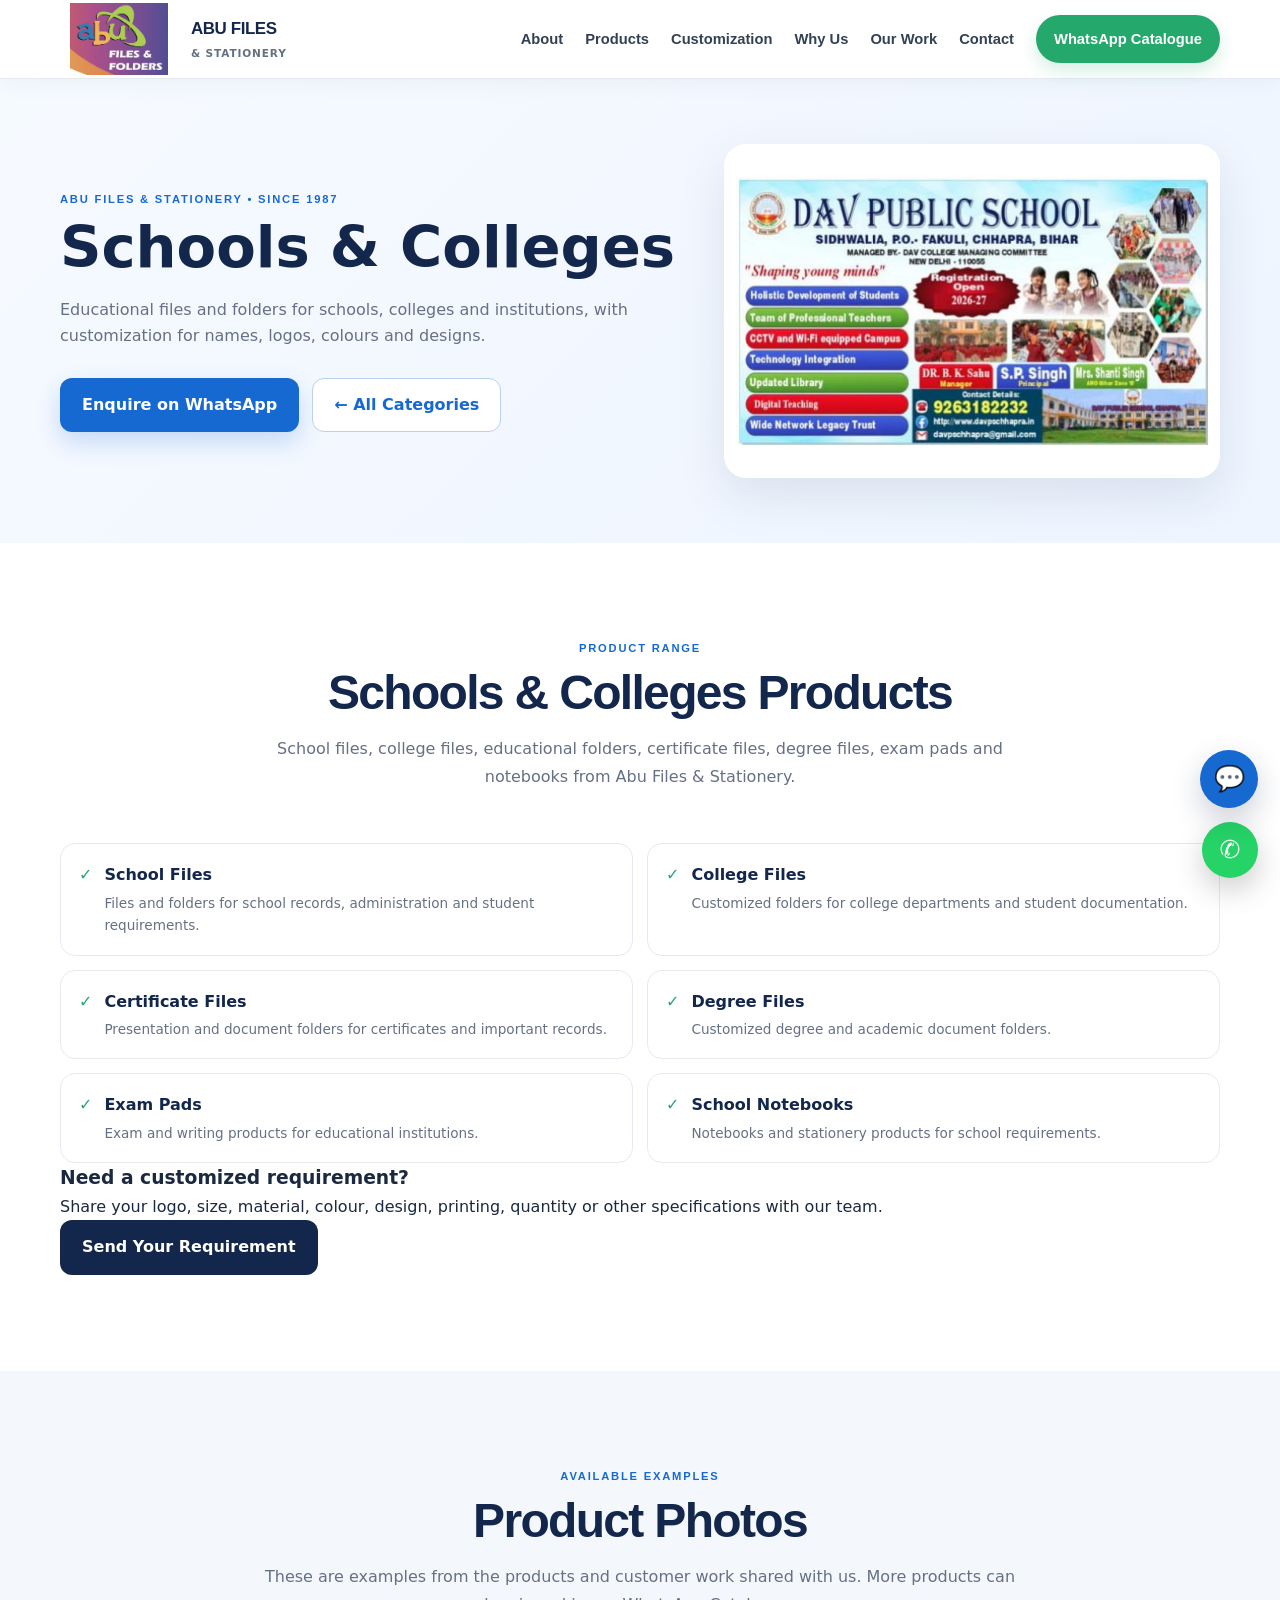
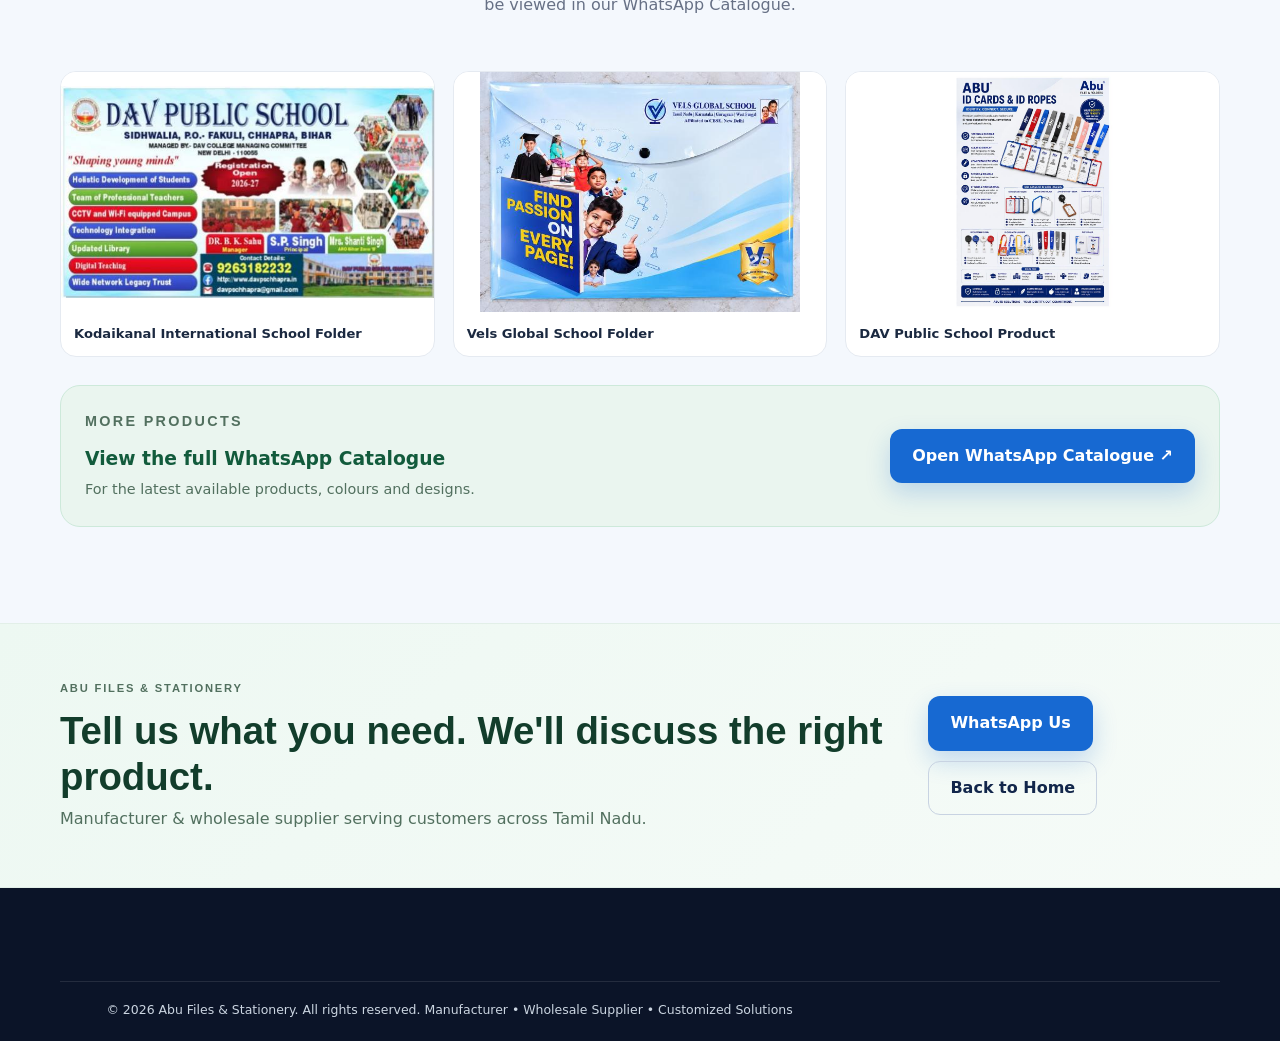
<file: pages/schools.html>
<!DOCTYPE html>

<html lang="en">
<head>
<meta charset="utf-8"/>
<meta content="width=device-width, initial-scale=1.0" name="viewport"/>
<title>Schools &amp; Colleges | Abu Files &amp; Stationery</title>
<meta content="School files, college files, educational folders, certificate files, degree files, exam pads and notebooks from Abu Files &amp; Stationery." name="description"/>
<link href="../css/style.css" rel="stylesheet"/>
</head>
<body>
<header class="site-header">
<div class="container nav-wrap">
<a aria-label="Abu Files &amp; Stationery home" class="brand" href="../index.html">
<img alt="Abu Files &amp; Folders logo" loading="eager" src="../images/logo/abu-logo-web.jpg"/>
<span class="brand-text"><strong>ABU FILES</strong><small>&amp; STATIONERY</small></span>
</a>
<button aria-expanded="false" aria-label="Open menu" class="menu-toggle">☰</button>
<nav class="main-nav" id="mainNav">
<a href="../index.html#about">About</a>
<a href="../index.html#products">Products</a>
<a href="../index.html#custom">Customization</a>
<a href="../index.html#why-us">Why Us</a>
<a href="../index.html#gallery">Our Work</a>
<a href="../index.html#contact">Contact</a>
<a class="nav-whatsapp" href="https://wa.me/c/919884404660" rel="noopener" target="_blank">WhatsApp Catalogue</a>
</nav>
</div>
</header>
<main>
<section class="page-hero">
<div class="container page-hero-inner">
<div>
<p class="eyebrow">ABU FILES &amp; STATIONERY • SINCE 1987</p>
<h1>Schools &amp; Colleges</h1>
<p>Educational files and folders for schools, colleges and institutions, with customization for names, logos, colours and designs.</p>
<div class="hero-actions">
<a class="btn btn-primary" href="https://wa.me/919884404660?text=Hello%20Abu%20Files%20%26%20Stationery%2C%20I%20would%20like%20to%20enquire%20about%20school%20and%20college%20products." rel="noopener" target="_blank">Enquire on WhatsApp</a>
<a class="btn btn-light" href="../index.html#products">← All Categories</a>
</div>
</div>
<div class="page-hero-photo">
<img alt="Schools &amp; Colleges" loading="eager" src="../images/products/school/school-folders.jpg"/>
</div>
</div>
</section>
<section class="section category-section">
<div class="container">
<div class="section-heading">
<p class="eyebrow">PRODUCT RANGE</p>
<h2 class="section-title">Schools &amp; Colleges Products</h2>
<p>School files, college files, educational folders, certificate files, degree files, exam pads and notebooks from Abu Files &amp; Stationery.</p>
</div>
<div class="category-list">
<article class="category-item">
<span>✓</span>
<div><h3>School Files</h3><p>Files and folders for school records, administration and student requirements.</p></div>
</article>
<article class="category-item">
<span>✓</span>
<div><h3>College Files</h3><p>Customized folders for college departments and student documentation.</p></div>
</article>
<article class="category-item">
<span>✓</span>
<div><h3>Certificate Files</h3><p>Presentation and document folders for certificates and important records.</p></div>
</article>
<article class="category-item">
<span>✓</span>
<div><h3>Degree Files</h3><p>Customized degree and academic document folders.</p></div>
</article>
<article class="category-item">
<span>✓</span>
<div><h3>Exam Pads</h3><p>Exam and writing products for educational institutions.</p></div>
</article>
<article class="category-item">
<span>✓</span>
<div><h3>School Notebooks</h3><p>Notebooks and stationery products for school requirements.</p></div>
</article>
</div>
<div class="category-note">
<h3>Need a customized requirement?</h3>
<p>Share your logo, size, material, colour, design, printing, quantity or other specifications with our team.</p>
<a class="btn btn-dark" href="https://wa.me/919884404660?text=Hello%20Abu%20Files%20%26%20Stationery%2C%20I%20need%20a%20customized%20product." rel="noopener" target="_blank">Send Your Requirement</a>
</div>
</div>
</section>
<section class="section section-soft">
<div class="container">
<div class="section-heading">
<p class="eyebrow">AVAILABLE EXAMPLES</p>
<h2 class="section-title">Product Photos</h2>
<p>These are examples from the products and customer work shared with us. More products can be viewed in our WhatsApp Catalogue.</p>
</div>
<div class="category-photo-grid">
<figure class="category-photo">
<img alt="Kodaikanal International School Folder" loading="lazy" src="../images/products/school/school-folders.jpg"/>
<figcaption>Kodaikanal International School Folder</figcaption>
</figure>
<figure class="category-photo">
<img alt="Vels Global School Folder" loading="lazy" src="../images/products/school/school-files.jpg"/>
<figcaption>Vels Global School Folder</figcaption>
</figure>
<figure class="category-photo">
<img alt="DAV Public School Product" loading="lazy" src="../images/products/school/id-cards.jpg"/>
<figcaption>DAV Public School Product</figcaption>
</figure>
</div>
<div class="catalogue-banner">
<div>
<p class="eyebrow">MORE PRODUCTS</p>
<h3>View the full WhatsApp Catalogue</h3>
<p>For the latest available products, colours and designs.</p>
</div>
<a class="btn btn-primary" href="https://wa.me/c/919884404660" rel="noopener" target="_blank">Open WhatsApp Catalogue ↗</a>
</div>
</div>
</section>
</main>
<section class="cta">
<div class="container cta-inner">
<div>
<p class="eyebrow">ABU FILES &amp; STATIONERY</p>
<h2>Tell us what you need. We'll discuss the right product.</h2>
<p>Manufacturer &amp; wholesale supplier serving customers across Tamil Nadu.</p>
</div>
<div class="cta-actions">
<a class="btn btn-primary" href="https://wa.me/919884404660" rel="noopener" target="_blank">WhatsApp Us</a>
<a class="btn btn-outline" href="../index.html">Back to Home</a>
</div>
</div>
</section>
<footer class="footer">
<div class="container footer-bottom">
<div class="container">
<span>© <span id="year"></span> Abu Files &amp; Stationery. All rights reserved.</span>
<span>Manufacturer • Wholesale Supplier • Customized Solutions</span>
</div>
</div>
</footer>

<!-- Simple predefined chatbot -->
<button class="chatbot-launcher" id="chatbotLauncher" aria-label="Open Abu Files Assistant" aria-expanded="false" type="button">
  <span class="chatbot-open-icon">💬</span>
  <span class="chatbot-close-icon">×</span>
</button>
<div class="chatbot-panel" id="chatbotPanel" aria-hidden="true">
  <div class="chatbot-header">
    <div class="chatbot-header-main">
      <div class="chatbot-avatar">A</div>
      <div>
        <strong>Abu Files Assistant</strong>
        <span class="chatbot-status">Quick help • Online</span>
      </div>
    </div>
    <button class="chatbot-minimize" id="chatbotMinimize" type="button" aria-label="Close chatbot">−</button>
  </div>
  <div class="chatbot-body" id="chatbotBody">
    <div class="chatbot-message">Hello! 👋 Welcome to <strong>Abu Files &amp; Stationery</strong>. How can we help you today?</div>
    <div class="chatbot-options" id="chatbotOptions">
      <button class="chatbot-option" data-chat="products" type="button">📁 Product enquiries</button>
      <button class="chatbot-option" data-chat="bulk" type="button">📦 Bulk orders</button>
      <button class="chatbot-option" data-chat="custom" type="button">🎨 Customization enquiries</button>
      <button class="chatbot-option" data-chat="contact" type="button">📍 Shop address &amp; contact details</button>
      <button class="chatbot-option" data-chat="whatsapp" type="button">💬 Connect on WhatsApp</button>
    </div>
  </div>
  <div class="chatbot-footer">
    <small>Choose an option above for quick assistance.</small>
    <a class="chatbot-whatsapp" href="https://wa.me/919884404660" target="_blank" rel="noopener">Open WhatsApp ↗</a>
  </div>
</div>
<a aria-label="Chat on WhatsApp" class="floating-whatsapp" href="https://wa.me/919884404660" rel="noopener" target="_blank">✆</a>
<script src="../js/script.js"></script>
</body>
</html>
</file>
<file: css/style.css>
:root{
  --blue:#1769d2;
  --blue-dark:#0d3f83;
  --navy:#13264b;
  --ink:#182235;
  --muted:#667085;
  --soft:#f4f8fd;
  --line:#e5eaf1;
  --white:#fff;
  --green:#25a86b;
  --shadow:0 18px 50px rgba(18,38,75,.10);
  --radius:20px;
}
*{box-sizing:border-box;margin:0;padding:0}
html{scroll-behavior:smooth}
body{font-family:Inter,ui-sans-serif,system-ui,-apple-system,BlinkMacSystemFont,"Segoe UI",sans-serif;color:var(--ink);background:#fff;line-height:1.65}
img{max-width:100%;display:block}
a{text-decoration:none;color:inherit}
button{font:inherit}
.container{width:min(1160px,92%);margin:auto}
.section{padding:92px 0}
.section-soft{background:var(--soft)}
.section-heading{text-align:center;max-width:760px;margin:0 auto 48px}
.eyebrow{font-size:.78rem;font-weight:800;letter-spacing:.12em;color:var(--blue);text-transform:uppercase;margin-bottom:10px}
.section-title{font-size:clamp(2rem,4vw,3rem);line-height:1.1;color:var(--navy);margin-bottom:15px}
.section-heading>p:last-child{color:var(--muted)}

/* Header */
.site-header{position:sticky;top:0;z-index:1000;background:rgba(255,255,255,.96);backdrop-filter:blur(14px);border-bottom:1px solid var(--line)}
.nav-wrap{min-height:78px;display:flex;align-items:center;justify-content:space-between;gap:22px}
.brand{display:flex;align-items:center;gap:12px;min-width:210px}
.brand img{width:145px;height:58px;object-fit:cover;object-position:center;border-radius:10px}
.brand-name{font-weight:900;color:var(--navy);line-height:1.05;font-size:1rem}
.brand-name small{display:block;color:var(--muted);font-size:.68rem;letter-spacing:.08em;margin-top:4px}
.main-nav{display:flex;align-items:center;gap:22px;font-weight:700;font-size:.92rem}
.main-nav a{color:#334155;transition:.2s}
.main-nav a:hover{color:var(--blue)}
.nav-whatsapp{background:var(--green)!important;color:#fff!important;padding:11px 16px;border-radius:999px}
.menu-toggle{display:none;border:0;background:var(--navy);color:#fff;border-radius:10px;padding:9px 12px;cursor:pointer}

/* Hero */
.hero{padding:76px 0;background:linear-gradient(135deg,#f7fbff 0%,#eef5ff 55%,#fff 100%);overflow:hidden}
.hero-grid{display:grid;grid-template-columns:1.08fr .92fr;align-items:center;gap:58px}
.hero h1{font-size:clamp(2.6rem,5vw,4.8rem);line-height:1.03;color:var(--navy);letter-spacing:-.04em;margin:12px 0 24px}
.hero h1 span{display:block;color:var(--blue)}
.hero-lead{font-size:1.08rem;color:var(--muted);max-width:650px}
.hero-actions{display:flex;flex-wrap:wrap;gap:13px;margin-top:28px}
.btn{display:inline-flex;align-items:center;justify-content:center;border-radius:12px;padding:13px 21px;font-weight:800;border:1px solid transparent;transition:.2s;cursor:pointer}
.btn-primary{background:var(--blue);color:#fff;box-shadow:0 10px 24px rgba(23,105,210,.22)}
.btn-primary:hover{transform:translateY(-2px);background:#125bb8}
.btn-light{background:#fff;color:var(--blue);border-color:#b9d0ee}
.btn-light:hover{background:#eef5ff}
.btn-dark{background:var(--navy);color:#fff}
.btn-dark:hover{background:#0c1a35}
.hero-points{display:flex;flex-wrap:wrap;gap:14px;margin-top:22px;color:#3d4b61;font-size:.9rem;font-weight:700}
.hero-points span{background:#fff;border:1px solid var(--line);padding:8px 11px;border-radius:999px}
.hero-card{background:#fff;border-radius:28px;padding:16px;box-shadow:var(--shadow);border:1px solid #e7edf6;position:relative}
.hero-card img{width:100%;height:430px;object-fit:cover;object-position:center;border-radius:18px}
.hero-badge{position:absolute;left:28px;bottom:28px;background:#fff;padding:14px 18px;border-radius:15px;box-shadow:0 12px 30px rgba(0,0,0,.12)}
.hero-badge strong{display:block;color:var(--blue);font-size:1.2rem}.hero-badge span{font-size:.8rem;color:var(--muted)}

/* Stats */
.stats{background:var(--navy);color:#fff;padding:34px 0}
.stats-grid{display:grid;grid-template-columns:repeat(4,1fr);gap:18px;text-align:center}
.stat{padding:10px;border-right:1px solid rgba(255,255,255,.15)}.stat:last-child{border:0}
.stat strong{font-size:2.1rem;display:block}.stat span{font-size:.82rem;color:#cbd5e1}

/* About */
.two-col{display:grid;grid-template-columns:1fr 1fr;gap:60px;align-items:center}
.section-copy p{color:var(--muted);margin:0 0 16px}.text-link{font-weight:800;color:var(--blue)}
.about-card{background:#fff;border:1px solid var(--line);border-radius:24px;padding:15px;box-shadow:var(--shadow)}
.about-image{height:360px;overflow:hidden;border-radius:16px}.about-image img{width:100%;height:100%;object-fit:cover;object-position:center}
.about-points{display:grid;gap:10px;margin-top:14px}.about-points div{display:flex;gap:12px;align-items:center;padding:10px 4px}.about-points b{color:var(--blue)}

/* Category cards */
.category-grid{display:grid;grid-template-columns:repeat(4,1fr);gap:20px}
.category-card{background:#fff;border:1px solid var(--line);border-radius:20px;overflow:hidden;transition:.25s;display:flex;flex-direction:column}
.category-card:hover{transform:translateY(-6px);box-shadow:var(--shadow)}
.category-card img{width:100%;height:210px;object-fit:cover;background:#f8fafc}
.category-body{padding:22px}.category-body .number{font-size:.75rem;color:var(--blue);font-weight:900}.category-body h3{font-size:1.28rem;color:var(--navy);margin:5px 0 8px}.category-body p{color:var(--muted);font-size:.9rem;margin-bottom:14px}.category-body a{color:var(--blue);font-weight:800}
.catalogue-banner{margin-top:28px;padding:24px;border-radius:20px;background:#eaf5ef;border:1px solid #cde9da;display:flex;align-items:center;justify-content:space-between;gap:20px}.catalogue-banner h3{color:#125b3c;margin-bottom:4px}.catalogue-banner p{color:#52705f;font-size:.9rem}

/* Product gallery */
.product-grid{display:grid;grid-template-columns:repeat(3,1fr);gap:20px}
.product-card{background:#fff;border:1px solid var(--line);border-radius:18px;overflow:hidden;transition:.2s}.product-card:hover{transform:translateY(-4px);box-shadow:var(--shadow)}
.product-card img{width:100%;height:230px;object-fit:cover;background:#f8fafc}.product-body{padding:18px}.product-body h3{color:var(--navy);margin:5px 0 4px}.product-body p{color:var(--muted);font-size:.88rem}.tag{display:inline-block;background:#edf5ff;color:var(--blue);font-weight:900;padding:4px 8px;border-radius:999px;font-size:.7rem}

/* Custom */
.custom-grid{display:grid;grid-template-columns:1fr 1fr;gap:55px;align-items:center}.custom-copy p{color:var(--muted)}
.custom-list{display:grid;grid-template-columns:1fr 1fr;gap:10px;margin:22px 0}.custom-list div{display:flex;gap:10px;align-items:center;background:#f8fafc;padding:10px;border-radius:10px;font-size:.88rem}.custom-list span{color:var(--green);font-weight:900}
.custom-gallery{display:grid;grid-template-columns:2fr 1fr;gap:12px}.custom-gallery img{width:100%;height:170px;object-fit:cover;border-radius:14px}.custom-gallery .main{grid-row:span 2}.custom-gallery .main img{height:352px}

/* Why */
.section-dark{background:var(--navy);color:#fff}.section-heading.light .section-title{color:#fff}.section-heading.light>p:last-child{color:#cbd5e1}
.why-grid{display:grid;grid-template-columns:repeat(4,1fr);gap:15px}.why-card{padding:22px;border:1px solid rgba(255,255,255,.13);border-radius:16px;background:rgba(255,255,255,.04)}.why-card span{color:#7db2ff;font-weight:900}.why-card h3{margin:8px 0 6px;font-size:1.05rem}.why-card p{color:#cbd5e1;font-size:.84rem}

/* Gallery */
.gallery-grid{display:grid;grid-template-columns:repeat(4,1fr);gap:14px}.gallery-grid figure{margin:0;overflow:hidden;border-radius:15px;border:1px solid var(--line);background:#fff}.gallery-grid img{width:100%;height:230px;object-fit:cover;transition:.25s}.gallery-grid figure:hover img{transform:scale(1.04)}.gallery-grid figcaption{padding:10px 12px;font-weight:800;font-size:.8rem;color:#475569}

/* Contact */
.contact-grid{display:grid;grid-template-columns:1.05fr .95fr;gap:30px}.contact-card{background:#fff;border:1px solid var(--line);border-radius:20px;padding:28px;box-shadow:0 10px 35px rgba(18,38,75,.06)}
.contact-card h3{color:var(--navy);margin-bottom:10px}.contact-card p{color:var(--muted);margin-bottom:9px}.contact-actions{display:flex;flex-wrap:wrap;gap:10px;margin-top:18px}.contact-list{display:grid;gap:12px}.contact-list div{padding:14px;border-radius:12px;background:#f8fafc}.contact-list strong{display:block;color:var(--navy);font-size:.9rem}.contact-list span{color:var(--muted);font-size:.88rem}

/* Footer */
.footer{background:#0b1428;color:#cbd5e1;padding:50px 0 20px}.footer-grid{display:grid;grid-template-columns:1.4fr 1fr 1fr;gap:40px}.footer h3{color:#fff;margin-bottom:12px}.footer p,.footer a{font-size:.88rem;color:#aab6c8}.footer a{display:block;margin:7px 0}.footer a:hover{color:#fff}.footer-bottom{border-top:1px solid rgba(255,255,255,.1);margin-top:35px;padding-top:18px;display:flex;justify-content:space-between;gap:15px;font-size:.78rem}
.floating-whatsapp{position:fixed;right:22px;bottom:22px;width:56px;height:56px;border-radius:50%;background:#25d366;color:#fff;display:grid;place-items:center;font-size:25px;font-weight:900;box-shadow:0 12px 30px rgba(0,0,0,.2);z-index:999}

/* Category page */
.page-hero{padding:65px 0;background:linear-gradient(135deg,#f6faff,#eef5ff)}.page-hero-inner{display:grid;grid-template-columns:1fr .8fr;gap:45px;align-items:center}.page-hero h1{font-size:clamp(2.3rem,4.5vw,4rem);color:var(--navy);line-height:1.05;margin:10px 0 18px}.page-hero p:not(.eyebrow){color:var(--muted);max-width:650px}.page-hero-photo{background:#fff;padding:12px;border-radius:22px;box-shadow:var(--shadow)}.page-hero-photo img{height:310px;width:100%;object-fit:cover;border-radius:15px}.category-list{display:grid;grid-template-columns:repeat(2,1fr);gap:14px}.category-item{border:1px solid var(--line);border-radius:15px;padding:18px;display:flex;gap:12px;background:#fff}.category-item>span{color:var(--green);font-weight:900}.category-item h3{font-size:1rem;color:var(--navy);margin-bottom:3px}.category-item p{font-size:.85rem;color:var(--muted)}.category-photo-grid{display:grid;grid-template-columns:repeat(3,1fr);gap:18px}.category-photo{border:1px solid var(--line);border-radius:16px;overflow:hidden;background:#fff}.category-photo img{width:100%;height:240px;object-fit:cover}.category-photo figcaption{padding:11px 13px;font-weight:800;font-size:.82rem}.cta{padding:55px 0;background:#eaf5ef}.cta-inner{display:flex;align-items:center;justify-content:space-between;gap:30px}.cta h2{color:#125b3c;margin:6px 0}.cta p{color:#52705f}.cta-actions{display:flex;gap:10px;flex-wrap:wrap}

/* reveal */
.reveal{opacity:0;transform:translateY(18px);transition:.7s ease}.reveal.visible{opacity:1;transform:none}

@media(max-width:1050px){.main-nav{gap:13px;font-size:.86rem}.category-grid{grid-template-columns:repeat(2,1fr)}.why-grid{grid-template-columns:repeat(2,1fr)}.gallery-grid{grid-template-columns:repeat(2,1fr)}}
@media(max-width:800px){.menu-toggle{display:block}.main-nav{display:none;position:absolute;left:4%;right:4%;top:72px;background:#fff;border:1px solid var(--line);border-radius:16px;padding:15px;box-shadow:var(--shadow);flex-direction:column;align-items:stretch}.main-nav.open{display:flex}.main-nav a{padding:8px 10px}.nav-wrap{min-height:72px}.brand{min-width:auto}.brand img{width:128px;height:52px}.hero-grid,.two-col,.custom-grid,.contact-grid,.page-hero-inner{grid-template-columns:1fr}.hero-card img{height:360px}.stats-grid{grid-template-columns:1fr 1fr}.stat:nth-child(2){border:0}.product-grid{grid-template-columns:1fr 1fr}.footer-grid{grid-template-columns:1fr 1fr}.cta-inner{flex-direction:column;align-items:flex-start}}
@media(max-width:560px){.section{padding:65px 0}.category-grid,.product-grid,.gallery-grid,.why-grid,.category-list,.category-photo-grid{grid-template-columns:1fr}.stats-grid{grid-template-columns:1fr}.stat{border-right:0;border-bottom:1px solid rgba(255,255,255,.15);padding:15px}.footer-grid{grid-template-columns:1fr}.footer-bottom{flex-direction:column}.hero{padding:52px 0}.hero h1{font-size:2.55rem}.hero-card img{height:300px}.catalogue-banner{flex-direction:column;align-items:flex-start}.custom-list{grid-template-columns:1fr}.custom-gallery{grid-template-columns:1fr 1fr}.custom-gallery .main{grid-column:span 2}.custom-gallery .main img{height:230px}.page-hero-photo img{height:260px}}


/* ===== PRESERVE FULL IMAGES: NO CROPPING ===== */
.hero-photo img,.about-image img,.product-image img,.custom-gallery img,.gallery-item img,.page-hero-photo img,.category-photo-grid img,.brand img{object-fit:contain!important;object-position:center!important;background:#fff}
.hero-photo img,.about-image img{padding:6px}.product-image img{height:260px!important;padding:10px}.gallery-item img{height:280px!important;padding:8px}.custom-gallery img{object-fit:contain!important}.brand img{width:150px;height:62px;padding:0;border-radius:8px}.footer-brand img{width:135px;height:58px}
.contact-grid{display:grid;grid-template-columns:.9fr 1.1fr;gap:50px;align-items:center}.contact-cards{display:grid;grid-template-columns:1fr 1fr;gap:16px}.contact-cards a{display:flex;gap:14px;align-items:flex-start;padding:20px;background:#fff;border:1px solid var(--line);border-radius:16px;box-shadow:0 8px 25px rgba(18,38,75,.06)}.contact-cards a>span{font-size:1.5rem}.contact-cards small{display:block;color:var(--muted);margin-bottom:4px}.contact-cards strong{color:var(--navy);font-size:.95rem;line-height:1.45}@media(max-width:800px){.contact-grid{grid-template-columns:1fr}.contact-cards{grid-template-columns:1fr}}

/* =========================================================
   FINAL PROFESSIONAL POLISH — ABU FILES & STATIONERY
   Keeps the existing structure; improves spacing, typography,
   full-image presentation, FAQ, process, serving industries,
   testimonials and responsive behavior.
========================================================= */

:root{
  --brand-blue:#1769d2;
  --brand-navy:#12264b;
  --brand-green:#21a66a;
  --brand-orange:#f28a32;
  --surface:#f7f9fc;
  --border:#e4eaf2;
  --shadow-soft:0 12px 36px rgba(18,38,75,.08);
}

body{
  font-family:"DM Sans",Inter,ui-sans-serif,system-ui,-apple-system,"Segoe UI",sans-serif;
  color:#1b2940;
  background:#fff;
  -webkit-font-smoothing:antialiased;
  text-rendering:optimizeLegibility;
}

/* Header refinement */
.site-header{box-shadow:0 4px 22px rgba(18,38,75,.045)}
.brand{gap:13px}
.brand img{
  width:118px!important;
  height:72px!important;
  object-fit:contain!important;
  object-position:center!important;
  background:#fff!important;
  padding:0!important;
  border-radius:8px!important;
}
.brand-text strong{font-family:"Plus Jakarta Sans",sans-serif;font-size:1.06rem;letter-spacing:-.025em;color:var(--navy);font-weight:800}
.brand-text small{display:block;font-size:.66rem;letter-spacing:.08em;color:#667085;font-weight:600;margin-top:2px}
.main-nav{font-family:"Plus Jakarta Sans",sans-serif}
.main-nav a{font-weight:700}
.nav-whatsapp{padding:12px 18px;border-radius:999px;box-shadow:0 8px 18px rgba(33,166,106,.18)}

/* Hero: show the complete shop photo */
.hero{padding:82px 0 76px}
.hero-grid{gap:64px}
.hero-photo{
  padding:12px;
  background:#fff;
  border:1px solid #e3eaf3;
  border-radius:24px;
  box-shadow:0 22px 55px rgba(18,38,75,.12);
  position:relative;
}
.hero-photo img{
  width:100%!important;
  height:auto!important;
  aspect-ratio:3/2;
  object-fit:contain!important;
  object-position:center!important;
  background:#fff!important;
  border-radius:15px!important;
  padding:0!important;
}
.photo-badge{
  position:absolute!important;
  top:-22px!important;
  right:28px!important;
  left:auto!important;
  bottom:auto!important;
  z-index:3;
  min-width:150px;
  padding:12px 17px 13px!important;
  border:1px solid #dbe5f1!important;
  border-radius:16px!important;
  background:rgba(255,255,255,.97)!important;
  box-shadow:0 14px 34px rgba(18,38,75,.13)!important;
  text-align:center;
}
.photo-badge .badge-kicker{
  display:block;
  margin-bottom:2px;
  color:var(--green);
  font-size:.62rem;
  font-weight:900;
  letter-spacing:.11em;
}
.photo-badge strong{
  display:block;
  color:var(--brand-navy,#13264b);
  font-family:"Plus Jakarta Sans",sans-serif;
  font-size:1.3rem;
  line-height:1.15;
}
.photo-badge>span:last-child{
  display:block;
  margin-top:2px;
  color:var(--muted);
  font-size:.72rem;
  font-weight:700;
}
.hero-note{display:flex;flex-wrap:wrap;gap:9px;margin-top:20px}
.hero-note span{background:#fff;border:1px solid var(--border);padding:8px 11px;border-radius:999px;color:#42516a;font-size:.84rem;font-weight:700}

/* Stats counting strip */
.stats{padding:42px 0;background:linear-gradient(135deg,#10244a,#173a73)}
.stat strong{font-family:"Plus Jakarta Sans",sans-serif;font-size:2.35rem;letter-spacing:-.03em}
.stat span{font-size:.85rem}

/* Section headings */
.section{padding:96px 0}
.section-heading{margin-bottom:52px}
.eyebrow{font-family:"Plus Jakarta Sans",sans-serif;font-size:.70rem;letter-spacing:.16em;font-weight:800;color:var(--blue);text-transform:uppercase}
.section-title{font-family:"Plus Jakarta Sans",sans-serif;font-weight:800;letter-spacing:-.035em}
.section-heading>p:last-child{font-size:1rem;line-height:1.75}

/* About: complete shop image, no crop */
.about-card{padding:14px;border-radius:22px}
.about-image{height:auto!important;overflow:hidden;border-radius:15px;background:#fff}
.about-image img{
  width:100%!important;
  height:auto!important;
  aspect-ratio:3/2;
  object-fit:contain!important;
  object-position:center!important;
  padding:0!important;
  background:#fff!important;
}
.about-points{padding:4px 4px 2px}
.about-points div{border-bottom:1px solid #eef2f6}
.about-points div:last-child{border-bottom:0}

/* Product cards: complete images */
.product-card{box-shadow:0 5px 18px rgba(18,38,75,.035)}
.product-image{background:#fff;display:flex;align-items:center;justify-content:center;padding:10px}
.product-card img{
  width:100%!important;
  height:245px!important;
  object-fit:contain!important;
  object-position:center!important;
  background:#fff!important;
  border-radius:10px;
}
.product-body{padding:21px 22px 23px}
.product-body h3{font-family:"Plus Jakarta Sans",sans-serif}
.product-tag{display:inline-flex;background:#eef5ff;color:var(--brand-blue);font-weight:900;padding:4px 8px;border-radius:999px;font-size:.7rem}

/* Who we serve */
.serve-grid{display:grid;grid-template-columns:repeat(4,1fr);gap:18px}
.serve-card{background:#fff;border:1px solid var(--border);border-radius:18px;padding:26px 22px;box-shadow:0 8px 24px rgba(18,38,75,.045);transition:.25s ease}
.serve-card:hover{transform:translateY(-5px);box-shadow:var(--shadow)}
.serve-card span{display:inline-flex;width:42px;height:42px;align-items:center;justify-content:center;border-radius:12px;background:#eef5ff;color:var(--brand-blue);font-weight:900;margin-bottom:15px}
.serve-card h3{font-family:"Plus Jakarta Sans",sans-serif;color:var(--brand-navy);font-size:1.05rem;margin-bottom:7px}
.serve-card p{color:var(--muted);font-size:.88rem}

/* Manufacturing process */
.process-section{background:#fff}
.process-grid{display:grid;grid-template-columns:repeat(5,1fr);gap:14px;position:relative}
.process-step{position:relative;background:#f8fafc;border:1px solid var(--border);border-radius:18px;padding:25px 19px;min-height:190px;transition:.25s ease}
.process-step:hover{background:#fff;transform:translateY(-5px);box-shadow:var(--shadow-soft)}
.process-step>b{display:inline-flex;width:38px;height:38px;align-items:center;justify-content:center;border-radius:50%;background:var(--brand-blue);color:#fff;font-size:.78rem;margin-bottom:15px}
.process-step h3{font-family:"Plus Jakarta Sans",sans-serif;color:var(--brand-navy);font-size:1rem;margin-bottom:8px}
.process-step p{font-size:.84rem;color:var(--muted);line-height:1.6}

/* Gallery: complete images */
.gallery-grid{gap:18px}
.gallery-grid figure{box-shadow:0 5px 18px rgba(18,38,75,.035)}
.gallery-grid img,.gallery-item img{
  height:250px!important;
  object-fit:contain!important;
  object-position:center!important;
  background:#fff!important;
  padding:8px!important;
}
.gallery-grid figcaption{font-size:.84rem;background:#fff}

/* Testimonials */
.testimonial-section{background:#f7f9fc}
.testimonial-box{display:flex;align-items:center;justify-content:space-between;gap:30px;background:#fff;border:1px solid var(--border);border-radius:24px;padding:38px 42px;box-shadow:var(--shadow-soft)}
.btn-light-dark{background:#fff;color:var(--brand-navy);border:1px solid #ccd6e5}
.btn-light-dark:hover{background:#f4f7fb}

/* FAQ — replace browser-default buttons with a proper accordion */
.faq-section{background:#fff}
.faq-grid{display:grid;grid-template-columns:.82fr 1.18fr;gap:65px;align-items:start}
.faq-grid>.section-heading{text-align:left;max-width:none;margin:0;position:sticky;top:110px}
.faq-list{display:grid;gap:12px}
.faq-item{background:#fff;border:1px solid var(--border);border-radius:15px;overflow:hidden;box-shadow:0 5px 18px rgba(18,38,75,.035)}
.faq-item button{
  width:100%;
  display:flex;
  align-items:center;
  justify-content:space-between;
  gap:20px;
  border:0;
  background:#fff;
  color:var(--brand-navy);
  padding:19px 21px;
  text-align:left;
  font-family:"Plus Jakarta Sans",sans-serif;
  font-size:.96rem;
  font-weight:700;
  cursor:pointer;
}
.faq-item button span{display:grid;place-items:center;width:28px;height:28px;flex:0 0 28px;border-radius:50%;background:#eef5ff;color:var(--brand-blue);font-size:1.1rem;transition:.25s ease}
.faq-item.active button span{transform:rotate(45deg);background:var(--brand-blue);color:#fff}
.faq-item button:hover{background:#fbfcfe}
.faq-answer{display:grid;grid-template-rows:0fr;transition:grid-template-rows .3s ease}
.faq-answer p{overflow:hidden;margin:0;padding:0 21px;color:var(--muted);font-size:.9rem;line-height:1.7}
.faq-item.active .faq-answer{grid-template-rows:1fr}
.faq-item.active .faq-answer p{padding-bottom:19px}

/* CTA */
.cta{background:linear-gradient(135deg,#edf8f2,#f6fbf8);border-top:1px solid #e2efe8;border-bottom:1px solid #e2efe8}
.cta h2{font-family:"Plus Jakarta Sans",sans-serif;color:#123d2b;font-size:clamp(1.8rem,3vw,2.5rem);line-height:1.2}
.btn-outline{background:transparent;color:var(--brand-navy);border:1px solid #c8d3e2}
.btn-outline:hover{background:#fff}

/* Contact */
.contact-section{background:#fff}
.contact-grid{align-items:start!important}
.contact-grid>.section-heading{text-align:left;max-width:none;margin:0}
.contact-cards{grid-template-columns:1fr 1fr;gap:14px}
.contact-cards a{min-height:116px;transition:.22s ease}
.contact-cards a:hover{transform:translateY(-3px);border-color:#c7d9ef;box-shadow:var(--shadow-soft)}
.contact-cards strong{font-family:"DM Sans",sans-serif}

/* Footer */
.footer{padding-top:58px}
.footer-brand img{object-fit:contain!important;background:#fff!important;padding:0!important}
.footer h4{color:#fff;font-family:"Plus Jakarta Sans",sans-serif;margin-bottom:13px}

/* Reveal animation */
.reveal{will-change:transform,opacity}

/* Responsive polish */
@media(max-width:1050px){
  .serve-grid{grid-template-columns:repeat(2,1fr)}
  .process-grid{grid-template-columns:repeat(3,1fr)}
  .faq-grid{gap:38px}
}
@media(max-width:800px){
  .hero{padding:58px 0 62px}
  .hero-photo img{aspect-ratio:3/2}
  .serve-grid{grid-template-columns:1fr 1fr}
  .process-grid{grid-template-columns:1fr 1fr}
  .faq-grid{grid-template-columns:1fr;gap:34px}
  .faq-grid>.section-heading{position:static;text-align:center}
  .testimonial-box{flex-direction:column;align-items:flex-start;padding:30px}
  .contact-grid>.section-heading{text-align:center}
}
@media(max-width:560px){
  .brand img{width:100px!important;height:62px!important}
  .brand-text strong{font-size:.92rem}
  .brand-text small{font-size:.58rem}
  .hero-photo{padding:8px;margin-top:18px}
  .photo-badge{top:-15px!important;right:16px!important;min-width:138px;padding:10px 13px 11px!important}
  .photo-badge strong{font-size:1.12rem}
  .hero-photo img{aspect-ratio:3/2}
  .serve-grid,.process-grid{grid-template-columns:1fr}
  .product-card img{height:235px!important}
  .gallery-grid img,.gallery-item img{height:235px!important}
  .faq-grid>.section-heading{text-align:center}
  .faq-item button{font-size:.9rem;padding:17px}
  .contact-cards{grid-template-columns:1fr}
}


/* Simple predefined chatbot */
.chatbot-launcher{
  position:fixed;
  right:22px;
  bottom:92px;
  width:58px;
  height:58px;
  border:0;
  border-radius:50%;
  background:var(--blue);
  color:#fff;
  display:grid;
  place-items:center;
  font-size:25px;
  cursor:pointer;
  box-shadow:0 12px 30px rgba(18,38,75,.22);
  z-index:1001;
  transition:.22s ease;
}
.chatbot-launcher:hover{transform:translateY(-3px);background:#125bb8}
.chatbot-launcher .chatbot-close-icon{display:none}
.chatbot-launcher.open .chatbot-open-icon{display:none}
.chatbot-launcher.open .chatbot-close-icon{display:inline}
.chatbot-panel{
  position:fixed;
  right:22px;
  bottom:162px;
  width:min(370px,calc(100vw - 28px));
  max-height:min(610px,calc(100vh - 190px));
  background:#fff;
  border:1px solid var(--line);
  border-radius:22px;
  box-shadow:0 24px 65px rgba(18,38,75,.20);
  overflow:hidden;
  z-index:1000;
  opacity:0;
  visibility:hidden;
  transform:translateY(14px) scale(.98);
  transform-origin:bottom right;
  transition:.22s ease;
}
.chatbot-panel.open{opacity:1;visibility:visible;transform:translateY(0) scale(1)}
.chatbot-header{background:linear-gradient(135deg,var(--navy),#1a4f91);color:#fff;padding:18px 18px 16px;display:flex;align-items:center;justify-content:space-between;gap:12px}
.chatbot-header-main{display:flex;align-items:center;gap:11px}
.chatbot-avatar{width:40px;height:40px;border-radius:13px;background:#fff;color:var(--blue);display:grid;place-items:center;font-size:21px;font-weight:800}
.chatbot-header strong{display:block;font-family:"Plus Jakarta Sans",sans-serif;font-size:.96rem}
.chatbot-status{display:block;font-size:.72rem;color:#d7e7ff;margin-top:2px}
.chatbot-minimize{border:0;background:rgba(255,255,255,.12);color:#fff;width:32px;height:32px;border-radius:9px;cursor:pointer;font-size:17px}
.chatbot-body{padding:16px;background:#f8fafc;max-height:410px;overflow-y:auto}
.chatbot-message{max-width:92%;background:#fff;border:1px solid var(--line);border-radius:15px 15px 15px 5px;padding:12px 13px;color:#334155;font-size:.84rem;line-height:1.55;box-shadow:0 4px 12px rgba(18,38,75,.035)}
.chatbot-message + .chatbot-message{margin-top:10px}
.chatbot-options{display:grid;gap:8px;margin-top:13px}
.chatbot-option{width:100%;border:1px solid #d5e2f2;background:#fff;color:var(--navy);border-radius:11px;padding:10px 12px;text-align:left;font-size:.82rem;font-weight:700;cursor:pointer;transition:.18s ease}
.chatbot-option:hover{border-color:#9fc0e9;background:#eef5ff;color:var(--blue)}
.chatbot-footer{padding:11px 14px;border-top:1px solid var(--line);background:#fff;text-align:center}
.chatbot-footer small{color:#7a8799;font-size:.68rem}
.chatbot-whatsapp{display:inline-flex;align-items:center;justify-content:center;gap:6px;margin-top:7px;color:#168653;font-size:.76rem;font-weight:800}
.chatbot-whatsapp:hover{text-decoration:underline}
@media(max-width:560px){
  .chatbot-launcher{right:16px;bottom:84px;width:54px;height:54px}
  .chatbot-panel{right:14px;bottom:148px;width:calc(100vw - 28px);max-height:calc(100vh - 175px)}
}
</file>
<file: abu-files-finalized/abu-files-finalized 3/css/style.css>
:root{
  --blue:#1769d2;
  --blue-dark:#0d3f83;
  --navy:#13264b;
  --ink:#182235;
  --muted:#667085;
  --soft:#f4f8fd;
  --line:#e5eaf1;
  --white:#fff;
  --green:#25a86b;
  --shadow:0 18px 50px rgba(18,38,75,.10);
  --radius:20px;
}
*{box-sizing:border-box;margin:0;padding:0}
html{scroll-behavior:smooth}
body{font-family:Inter,ui-sans-serif,system-ui,-apple-system,BlinkMacSystemFont,"Segoe UI",sans-serif;color:var(--ink);background:#fff;line-height:1.65}
img{max-width:100%;display:block}
a{text-decoration:none;color:inherit}
button{font:inherit}
.container{width:min(1160px,92%);margin:auto}
.section{padding:92px 0}
.section-soft{background:var(--soft)}
.section-heading{text-align:center;max-width:760px;margin:0 auto 48px}
.eyebrow{font-size:.78rem;font-weight:800;letter-spacing:.12em;color:var(--blue);text-transform:uppercase;margin-bottom:10px}
.section-title{font-size:clamp(2rem,4vw,3rem);line-height:1.1;color:var(--navy);margin-bottom:15px}
.section-heading>p:last-child{color:var(--muted)}

/* Header */
.site-header{position:sticky;top:0;z-index:1000;background:rgba(255,255,255,.96);backdrop-filter:blur(14px);border-bottom:1px solid var(--line)}
.nav-wrap{min-height:78px;display:flex;align-items:center;justify-content:space-between;gap:22px}
.brand{display:flex;align-items:center;gap:12px;min-width:210px}
.brand img{width:145px;height:58px;object-fit:cover;object-position:center;border-radius:10px}
.brand-name{font-weight:900;color:var(--navy);line-height:1.05;font-size:1rem}
.brand-name small{display:block;color:var(--muted);font-size:.68rem;letter-spacing:.08em;margin-top:4px}
.main-nav{display:flex;align-items:center;gap:22px;font-weight:700;font-size:.92rem}
.main-nav a{color:#334155;transition:.2s}
.main-nav a:hover{color:var(--blue)}
.nav-whatsapp{background:var(--green)!important;color:#fff!important;padding:11px 16px;border-radius:999px}
.menu-toggle{display:none;border:0;background:var(--navy);color:#fff;border-radius:10px;padding:9px 12px;cursor:pointer}

/* Hero */
.hero{padding:76px 0;background:linear-gradient(135deg,#f7fbff 0%,#eef5ff 55%,#fff 100%);overflow:hidden}
.hero-grid{display:grid;grid-template-columns:1.08fr .92fr;align-items:center;gap:58px}
.hero h1{font-size:clamp(2.6rem,5vw,4.8rem);line-height:1.03;color:var(--navy);letter-spacing:-.04em;margin:12px 0 24px}
.hero h1 span{display:block;color:var(--blue)}
.hero-lead{font-size:1.08rem;color:var(--muted);max-width:650px}
.hero-actions{display:flex;flex-wrap:wrap;gap:13px;margin-top:28px}
.btn{display:inline-flex;align-items:center;justify-content:center;border-radius:12px;padding:13px 21px;font-weight:800;border:1px solid transparent;transition:.2s;cursor:pointer}
.btn-primary{background:var(--blue);color:#fff;box-shadow:0 10px 24px rgba(23,105,210,.22)}
.btn-primary:hover{transform:translateY(-2px);background:#125bb8}
.btn-light{background:#fff;color:var(--blue);border-color:#b9d0ee}
.btn-light:hover{background:#eef5ff}
.btn-dark{background:var(--navy);color:#fff}
.btn-dark:hover{background:#0c1a35}
.hero-points{display:flex;flex-wrap:wrap;gap:14px;margin-top:22px;color:#3d4b61;font-size:.9rem;font-weight:700}
.hero-points span{background:#fff;border:1px solid var(--line);padding:8px 11px;border-radius:999px}
.hero-card{background:#fff;border-radius:28px;padding:16px;box-shadow:var(--shadow);border:1px solid #e7edf6;position:relative}
.hero-card img{width:100%;height:430px;object-fit:cover;object-position:center;border-radius:18px}
.hero-badge{position:absolute;left:28px;bottom:28px;background:#fff;padding:14px 18px;border-radius:15px;box-shadow:0 12px 30px rgba(0,0,0,.12)}
.hero-badge strong{display:block;color:var(--blue);font-size:1.2rem}.hero-badge span{font-size:.8rem;color:var(--muted)}

/* Stats */
.stats{background:var(--navy);color:#fff;padding:34px 0}
.stats-grid{display:grid;grid-template-columns:repeat(4,1fr);gap:18px;text-align:center}
.stat{padding:10px;border-right:1px solid rgba(255,255,255,.15)}.stat:last-child{border:0}
.stat strong{font-size:2.1rem;display:block}.stat span{font-size:.82rem;color:#cbd5e1}

/* About */
.two-col{display:grid;grid-template-columns:1fr 1fr;gap:60px;align-items:center}
.section-copy p{color:var(--muted);margin:0 0 16px}.text-link{font-weight:800;color:var(--blue)}
.about-card{background:#fff;border:1px solid var(--line);border-radius:24px;padding:15px;box-shadow:var(--shadow)}
.about-image{height:360px;overflow:hidden;border-radius:16px}.about-image img{width:100%;height:100%;object-fit:cover;object-position:center}
.about-points{display:grid;gap:10px;margin-top:14px}.about-points div{display:flex;gap:12px;align-items:center;padding:10px 4px}.about-points b{color:var(--blue)}

/* Category cards */
.category-grid{display:grid;grid-template-columns:repeat(4,1fr);gap:20px}
.category-card{background:#fff;border:1px solid var(--line);border-radius:20px;overflow:hidden;transition:.25s;display:flex;flex-direction:column}
.category-card:hover{transform:translateY(-6px);box-shadow:var(--shadow)}
.category-card img{width:100%;height:210px;object-fit:cover;background:#f8fafc}
.category-body{padding:22px}.category-body .number{font-size:.75rem;color:var(--blue);font-weight:900}.category-body h3{font-size:1.28rem;color:var(--navy);margin:5px 0 8px}.category-body p{color:var(--muted);font-size:.9rem;margin-bottom:14px}.category-body a{color:var(--blue);font-weight:800}
.catalogue-banner{margin-top:28px;padding:24px;border-radius:20px;background:#eaf5ef;border:1px solid #cde9da;display:flex;align-items:center;justify-content:space-between;gap:20px}.catalogue-banner h3{color:#125b3c;margin-bottom:4px}.catalogue-banner p{color:#52705f;font-size:.9rem}

/* Product gallery */
.product-grid{display:grid;grid-template-columns:repeat(3,1fr);gap:20px}
.product-card{background:#fff;border:1px solid var(--line);border-radius:18px;overflow:hidden;transition:.2s}.product-card:hover{transform:translateY(-4px);box-shadow:var(--shadow)}
.product-card img{width:100%;height:230px;object-fit:cover;background:#f8fafc}.product-body{padding:18px}.product-body h3{color:var(--navy);margin:5px 0 4px}.product-body p{color:var(--muted);font-size:.88rem}.tag{display:inline-block;background:#edf5ff;color:var(--blue);font-weight:900;padding:4px 8px;border-radius:999px;font-size:.7rem}

/* Custom */
.custom-grid{display:grid;grid-template-columns:1fr 1fr;gap:55px;align-items:center}.custom-copy p{color:var(--muted)}
.custom-list{display:grid;grid-template-columns:1fr 1fr;gap:10px;margin:22px 0}.custom-list div{display:flex;gap:10px;align-items:center;background:#f8fafc;padding:10px;border-radius:10px;font-size:.88rem}.custom-list span{color:var(--green);font-weight:900}
.custom-gallery{display:grid;grid-template-columns:2fr 1fr;gap:12px}.custom-gallery img{width:100%;height:170px;object-fit:cover;border-radius:14px}.custom-gallery .main{grid-row:span 2}.custom-gallery .main img{height:352px}

/* Why */
.section-dark{background:var(--navy);color:#fff}.section-heading.light .section-title{color:#fff}.section-heading.light>p:last-child{color:#cbd5e1}
.why-grid{display:grid;grid-template-columns:repeat(4,1fr);gap:15px}.why-card{padding:22px;border:1px solid rgba(255,255,255,.13);border-radius:16px;background:rgba(255,255,255,.04)}.why-card span{color:#7db2ff;font-weight:900}.why-card h3{margin:8px 0 6px;font-size:1.05rem}.why-card p{color:#cbd5e1;font-size:.84rem}

/* Gallery */
.gallery-grid{display:grid;grid-template-columns:repeat(4,1fr);gap:14px}.gallery-grid figure{margin:0;overflow:hidden;border-radius:15px;border:1px solid var(--line);background:#fff}.gallery-grid img{width:100%;height:230px;object-fit:cover;transition:.25s}.gallery-grid figure:hover img{transform:scale(1.04)}.gallery-grid figcaption{padding:10px 12px;font-weight:800;font-size:.8rem;color:#475569}

/* Contact */
.contact-grid{display:grid;grid-template-columns:1.05fr .95fr;gap:30px}.contact-card{background:#fff;border:1px solid var(--line);border-radius:20px;padding:28px;box-shadow:0 10px 35px rgba(18,38,75,.06)}
.contact-card h3{color:var(--navy);margin-bottom:10px}.contact-card p{color:var(--muted);margin-bottom:9px}.contact-actions{display:flex;flex-wrap:wrap;gap:10px;margin-top:18px}.contact-list{display:grid;gap:12px}.contact-list div{padding:14px;border-radius:12px;background:#f8fafc}.contact-list strong{display:block;color:var(--navy);font-size:.9rem}.contact-list span{color:var(--muted);font-size:.88rem}

/* Footer */
.footer{background:#0b1428;color:#cbd5e1;padding:50px 0 20px}.footer-grid{display:grid;grid-template-columns:1.4fr 1fr 1fr;gap:40px}.footer h3{color:#fff;margin-bottom:12px}.footer p,.footer a{font-size:.88rem;color:#aab6c8}.footer a{display:block;margin:7px 0}.footer a:hover{color:#fff}.footer-bottom{border-top:1px solid rgba(255,255,255,.1);margin-top:35px;padding-top:18px;display:flex;justify-content:space-between;gap:15px;font-size:.78rem}
.floating-whatsapp{position:fixed;right:22px;bottom:22px;width:56px;height:56px;border-radius:50%;background:#25d366;color:#fff;display:grid;place-items:center;font-size:25px;font-weight:900;box-shadow:0 12px 30px rgba(0,0,0,.2);z-index:999}

/* Category page */
.page-hero{padding:65px 0;background:linear-gradient(135deg,#f6faff,#eef5ff)}.page-hero-inner{display:grid;grid-template-columns:1fr .8fr;gap:45px;align-items:center}.page-hero h1{font-size:clamp(2.3rem,4.5vw,4rem);color:var(--navy);line-height:1.05;margin:10px 0 18px}.page-hero p:not(.eyebrow){color:var(--muted);max-width:650px}.page-hero-photo{background:#fff;padding:12px;border-radius:22px;box-shadow:var(--shadow)}.page-hero-photo img{height:310px;width:100%;object-fit:cover;border-radius:15px}.category-list{display:grid;grid-template-columns:repeat(2,1fr);gap:14px}.category-item{border:1px solid var(--line);border-radius:15px;padding:18px;display:flex;gap:12px;background:#fff}.category-item>span{color:var(--green);font-weight:900}.category-item h3{font-size:1rem;color:var(--navy);margin-bottom:3px}.category-item p{font-size:.85rem;color:var(--muted)}.category-photo-grid{display:grid;grid-template-columns:repeat(3,1fr);gap:18px}.category-photo{border:1px solid var(--line);border-radius:16px;overflow:hidden;background:#fff}.category-photo img{width:100%;height:240px;object-fit:cover}.category-photo figcaption{padding:11px 13px;font-weight:800;font-size:.82rem}.cta{padding:55px 0;background:#eaf5ef}.cta-inner{display:flex;align-items:center;justify-content:space-between;gap:30px}.cta h2{color:#125b3c;margin:6px 0}.cta p{color:#52705f}.cta-actions{display:flex;gap:10px;flex-wrap:wrap}

/* reveal */
.reveal{opacity:0;transform:translateY(18px);transition:.7s ease}.reveal.visible{opacity:1;transform:none}

@media(max-width:1050px){.main-nav{gap:13px;font-size:.86rem}.category-grid{grid-template-columns:repeat(2,1fr)}.why-grid{grid-template-columns:repeat(2,1fr)}.gallery-grid{grid-template-columns:repeat(2,1fr)}}
@media(max-width:800px){.menu-toggle{display:block}.main-nav{display:none;position:absolute;left:4%;right:4%;top:72px;background:#fff;border:1px solid var(--line);border-radius:16px;padding:15px;box-shadow:var(--shadow);flex-direction:column;align-items:stretch}.main-nav.open{display:flex}.main-nav a{padding:8px 10px}.nav-wrap{min-height:72px}.brand{min-width:auto}.brand img{width:128px;height:52px}.hero-grid,.two-col,.custom-grid,.contact-grid,.page-hero-inner{grid-template-columns:1fr}.hero-card img{height:360px}.stats-grid{grid-template-columns:1fr 1fr}.stat:nth-child(2){border:0}.product-grid{grid-template-columns:1fr 1fr}.footer-grid{grid-template-columns:1fr 1fr}.cta-inner{flex-direction:column;align-items:flex-start}}
@media(max-width:560px){.section{padding:65px 0}.category-grid,.product-grid,.gallery-grid,.why-grid,.category-list,.category-photo-grid{grid-template-columns:1fr}.stats-grid{grid-template-columns:1fr}.stat{border-right:0;border-bottom:1px solid rgba(255,255,255,.15);padding:15px}.footer-grid{grid-template-columns:1fr}.footer-bottom{flex-direction:column}.hero{padding:52px 0}.hero h1{font-size:2.55rem}.hero-card img{height:300px}.catalogue-banner{flex-direction:column;align-items:flex-start}.custom-list{grid-template-columns:1fr}.custom-gallery{grid-template-columns:1fr 1fr}.custom-gallery .main{grid-column:span 2}.custom-gallery .main img{height:230px}.page-hero-photo img{height:260px}}


/* ===== PRESERVE FULL IMAGES: NO CROPPING ===== */
.hero-photo img,.about-image img,.product-image img,.custom-gallery img,.gallery-item img,.page-hero-photo img,.category-photo-grid img,.brand img{object-fit:contain!important;object-position:center!important;background:#fff}
.hero-photo img,.about-image img{padding:6px}.product-image img{height:260px!important;padding:10px}.gallery-item img{height:280px!important;padding:8px}.custom-gallery img{object-fit:contain!important}.brand img{width:150px;height:62px;padding:0;border-radius:8px}.footer-brand img{width:135px;height:58px}
.contact-grid{display:grid;grid-template-columns:.9fr 1.1fr;gap:50px;align-items:center}.contact-cards{display:grid;grid-template-columns:1fr 1fr;gap:16px}.contact-cards a{display:flex;gap:14px;align-items:flex-start;padding:20px;background:#fff;border:1px solid var(--line);border-radius:16px;box-shadow:0 8px 25px rgba(18,38,75,.06)}.contact-cards a>span{font-size:1.5rem}.contact-cards small{display:block;color:var(--muted);margin-bottom:4px}.contact-cards strong{color:var(--navy);font-size:.95rem;line-height:1.45}@media(max-width:800px){.contact-grid{grid-template-columns:1fr}.contact-cards{grid-template-columns:1fr}}

/* =========================================================
   FINAL PROFESSIONAL POLISH — ABU FILES & STATIONERY
   Keeps the existing structure; improves spacing, typography,
   full-image presentation, FAQ, process, serving industries,
   testimonials and responsive behavior.
========================================================= */

:root{
  --brand-blue:#1769d2;
  --brand-navy:#12264b;
  --brand-green:#21a66a;
  --brand-orange:#f28a32;
  --surface:#f7f9fc;
  --border:#e4eaf2;
  --shadow-soft:0 12px 36px rgba(18,38,75,.08);
}

body{
  font-family:"DM Sans",Inter,ui-sans-serif,system-ui,-apple-system,"Segoe UI",sans-serif;
  color:#1b2940;
  background:#fff;
  -webkit-font-smoothing:antialiased;
  text-rendering:optimizeLegibility;
}

/* Header refinement */
.site-header{box-shadow:0 4px 22px rgba(18,38,75,.045)}
.brand{gap:13px}
.brand img{
  width:118px!important;
  height:72px!important;
  object-fit:contain!important;
  object-position:center!important;
  background:#fff!important;
  padding:0!important;
  border-radius:8px!important;
}
.brand-text strong{font-family:"Plus Jakarta Sans",sans-serif;font-size:1.06rem;letter-spacing:-.025em;color:var(--navy);font-weight:800}
.brand-text small{display:block;font-size:.66rem;letter-spacing:.08em;color:#667085;font-weight:600;margin-top:2px}
.main-nav{font-family:"Plus Jakarta Sans",sans-serif}
.main-nav a{font-weight:700}
.nav-whatsapp{padding:12px 18px;border-radius:999px;box-shadow:0 8px 18px rgba(33,166,106,.18)}

/* Hero: show the complete shop photo */
.hero{padding:82px 0 76px}
.hero-grid{gap:64px}
.hero-photo{
  padding:12px;
  background:#fff;
  border:1px solid #e3eaf3;
  border-radius:24px;
  box-shadow:0 22px 55px rgba(18,38,75,.12);
  position:relative;
}
.hero-photo img{
  width:100%!important;
  height:auto!important;
  aspect-ratio:3/2;
  object-fit:contain!important;
  object-position:center!important;
  background:#fff!important;
  border-radius:15px!important;
  padding:0!important;
}
.photo-badge{
  position:absolute!important;
  top:-22px!important;
  right:28px!important;
  left:auto!important;
  bottom:auto!important;
  z-index:3;
  min-width:150px;
  padding:12px 17px 13px!important;
  border:1px solid #dbe5f1!important;
  border-radius:16px!important;
  background:rgba(255,255,255,.97)!important;
  box-shadow:0 14px 34px rgba(18,38,75,.13)!important;
  text-align:center;
}
.photo-badge .badge-kicker{
  display:block;
  margin-bottom:2px;
  color:var(--green);
  font-size:.62rem;
  font-weight:900;
  letter-spacing:.11em;
}
.photo-badge strong{
  display:block;
  color:var(--brand-navy,#13264b);
  font-family:"Plus Jakarta Sans",sans-serif;
  font-size:1.3rem;
  line-height:1.15;
}
.photo-badge>span:last-child{
  display:block;
  margin-top:2px;
  color:var(--muted);
  font-size:.72rem;
  font-weight:700;
}
.hero-note{display:flex;flex-wrap:wrap;gap:9px;margin-top:20px}
.hero-note span{background:#fff;border:1px solid var(--border);padding:8px 11px;border-radius:999px;color:#42516a;font-size:.84rem;font-weight:700}

/* Stats counting strip */
.stats{padding:42px 0;background:linear-gradient(135deg,#10244a,#173a73)}
.stat strong{font-family:"Plus Jakarta Sans",sans-serif;font-size:2.35rem;letter-spacing:-.03em}
.stat span{font-size:.85rem}

/* Section headings */
.section{padding:96px 0}
.section-heading{margin-bottom:52px}
.eyebrow{font-family:"Plus Jakarta Sans",sans-serif;font-size:.70rem;letter-spacing:.16em;font-weight:800;color:var(--blue);text-transform:uppercase}
.section-title{font-family:"Plus Jakarta Sans",sans-serif;font-weight:800;letter-spacing:-.035em}
.section-heading>p:last-child{font-size:1rem;line-height:1.75}

/* About: complete shop image, no crop */
.about-card{padding:14px;border-radius:22px}
.about-image{height:auto!important;overflow:hidden;border-radius:15px;background:#fff}
.about-image img{
  width:100%!important;
  height:auto!important;
  aspect-ratio:3/2;
  object-fit:contain!important;
  object-position:center!important;
  padding:0!important;
  background:#fff!important;
}
.about-points{padding:4px 4px 2px}
.about-points div{border-bottom:1px solid #eef2f6}
.about-points div:last-child{border-bottom:0}

/* Product cards: complete images */
.product-card{box-shadow:0 5px 18px rgba(18,38,75,.035)}
.product-image{background:#fff;display:flex;align-items:center;justify-content:center;padding:10px}
.product-card img{
  width:100%!important;
  height:245px!important;
  object-fit:contain!important;
  object-position:center!important;
  background:#fff!important;
  border-radius:10px;
}
.product-body{padding:21px 22px 23px}
.product-body h3{font-family:"Plus Jakarta Sans",sans-serif}
.product-tag{display:inline-flex;background:#eef5ff;color:var(--brand-blue);font-weight:900;padding:4px 8px;border-radius:999px;font-size:.7rem}

/* Who we serve */
.serve-grid{display:grid;grid-template-columns:repeat(4,1fr);gap:18px}
.serve-card{background:#fff;border:1px solid var(--border);border-radius:18px;padding:26px 22px;box-shadow:0 8px 24px rgba(18,38,75,.045);transition:.25s ease}
.serve-card:hover{transform:translateY(-5px);box-shadow:var(--shadow)}
.serve-card span{display:inline-flex;width:42px;height:42px;align-items:center;justify-content:center;border-radius:12px;background:#eef5ff;color:var(--brand-blue);font-weight:900;margin-bottom:15px}
.serve-card h3{font-family:"Plus Jakarta Sans",sans-serif;color:var(--brand-navy);font-size:1.05rem;margin-bottom:7px}
.serve-card p{color:var(--muted);font-size:.88rem}

/* Manufacturing process */
.process-section{background:#fff}
.process-grid{display:grid;grid-template-columns:repeat(5,1fr);gap:14px;position:relative}
.process-step{position:relative;background:#f8fafc;border:1px solid var(--border);border-radius:18px;padding:25px 19px;min-height:190px;transition:.25s ease}
.process-step:hover{background:#fff;transform:translateY(-5px);box-shadow:var(--shadow-soft)}
.process-step>b{display:inline-flex;width:38px;height:38px;align-items:center;justify-content:center;border-radius:50%;background:var(--brand-blue);color:#fff;font-size:.78rem;margin-bottom:15px}
.process-step h3{font-family:"Plus Jakarta Sans",sans-serif;color:var(--brand-navy);font-size:1rem;margin-bottom:8px}
.process-step p{font-size:.84rem;color:var(--muted);line-height:1.6}

/* Gallery: complete images */
.gallery-grid{gap:18px}
.gallery-grid figure{box-shadow:0 5px 18px rgba(18,38,75,.035)}
.gallery-grid img,.gallery-item img{
  height:250px!important;
  object-fit:contain!important;
  object-position:center!important;
  background:#fff!important;
  padding:8px!important;
}
.gallery-grid figcaption{font-size:.84rem;background:#fff}

/* Testimonials */
.testimonial-section{background:#f7f9fc}
.testimonial-box{display:flex;align-items:center;justify-content:space-between;gap:30px;background:#fff;border:1px solid var(--border);border-radius:24px;padding:38px 42px;box-shadow:var(--shadow-soft)}
.btn-light-dark{background:#fff;color:var(--brand-navy);border:1px solid #ccd6e5}
.btn-light-dark:hover{background:#f4f7fb}

/* FAQ — replace browser-default buttons with a proper accordion */
.faq-section{background:#fff}
.faq-grid{display:grid;grid-template-columns:.82fr 1.18fr;gap:65px;align-items:start}
.faq-grid>.section-heading{text-align:left;max-width:none;margin:0;position:sticky;top:110px}
.faq-list{display:grid;gap:12px}
.faq-item{background:#fff;border:1px solid var(--border);border-radius:15px;overflow:hidden;box-shadow:0 5px 18px rgba(18,38,75,.035)}
.faq-item button{
  width:100%;
  display:flex;
  align-items:center;
  justify-content:space-between;
  gap:20px;
  border:0;
  background:#fff;
  color:var(--brand-navy);
  padding:19px 21px;
  text-align:left;
  font-family:"Plus Jakarta Sans",sans-serif;
  font-size:.96rem;
  font-weight:700;
  cursor:pointer;
}
.faq-item button span{display:grid;place-items:center;width:28px;height:28px;flex:0 0 28px;border-radius:50%;background:#eef5ff;color:var(--brand-blue);font-size:1.1rem;transition:.25s ease}
.faq-item.active button span{transform:rotate(45deg);background:var(--brand-blue);color:#fff}
.faq-item button:hover{background:#fbfcfe}
.faq-answer{display:grid;grid-template-rows:0fr;transition:grid-template-rows .3s ease}
.faq-answer p{overflow:hidden;margin:0;padding:0 21px;color:var(--muted);font-size:.9rem;line-height:1.7}
.faq-item.active .faq-answer{grid-template-rows:1fr}
.faq-item.active .faq-answer p{padding-bottom:19px}

/* CTA */
.cta{background:linear-gradient(135deg,#edf8f2,#f6fbf8);border-top:1px solid #e2efe8;border-bottom:1px solid #e2efe8}
.cta h2{font-family:"Plus Jakarta Sans",sans-serif;color:#123d2b;font-size:clamp(1.8rem,3vw,2.5rem);line-height:1.2}
.btn-outline{background:transparent;color:var(--brand-navy);border:1px solid #c8d3e2}
.btn-outline:hover{background:#fff}

/* Contact */
.contact-section{background:#fff}
.contact-grid{align-items:start!important}
.contact-grid>.section-heading{text-align:left;max-width:none;margin:0}
.contact-cards{grid-template-columns:1fr 1fr;gap:14px}
.contact-cards a{min-height:116px;transition:.22s ease}
.contact-cards a:hover{transform:translateY(-3px);border-color:#c7d9ef;box-shadow:var(--shadow-soft)}
.contact-cards strong{font-family:"DM Sans",sans-serif}

/* Footer */
.footer{padding-top:58px}
.footer-brand img{object-fit:contain!important;background:#fff!important;padding:0!important}
.footer h4{color:#fff;font-family:"Plus Jakarta Sans",sans-serif;margin-bottom:13px}

/* Reveal animation */
.reveal{will-change:transform,opacity}

/* Responsive polish */
@media(max-width:1050px){
  .serve-grid{grid-template-columns:repeat(2,1fr)}
  .process-grid{grid-template-columns:repeat(3,1fr)}
  .faq-grid{gap:38px}
}
@media(max-width:800px){
  .hero{padding:58px 0 62px}
  .hero-photo img{aspect-ratio:3/2}
  .serve-grid{grid-template-columns:1fr 1fr}
  .process-grid{grid-template-columns:1fr 1fr}
  .faq-grid{grid-template-columns:1fr;gap:34px}
  .faq-grid>.section-heading{position:static;text-align:center}
  .testimonial-box{flex-direction:column;align-items:flex-start;padding:30px}
  .contact-grid>.section-heading{text-align:center}
}
@media(max-width:560px){
  .brand img{width:100px!important;height:62px!important}
  .brand-text strong{font-size:.92rem}
  .brand-text small{font-size:.58rem}
  .hero-photo{padding:8px;margin-top:18px}
  .photo-badge{top:-15px!important;right:16px!important;min-width:138px;padding:10px 13px 11px!important}
  .photo-badge strong{font-size:1.12rem}
  .hero-photo img{aspect-ratio:3/2}
  .serve-grid,.process-grid{grid-template-columns:1fr}
  .product-card img{height:235px!important}
  .gallery-grid img,.gallery-item img{height:235px!important}
  .faq-grid>.section-heading{text-align:center}
  .faq-item button{font-size:.9rem;padding:17px}
  .contact-cards{grid-template-columns:1fr}
}


/* Simple predefined chatbot */
.chatbot-launcher{
  position:fixed;
  right:22px;
  bottom:92px;
  width:58px;
  height:58px;
  border:0;
  border-radius:50%;
  background:var(--blue);
  color:#fff;
  display:grid;
  place-items:center;
  font-size:25px;
  cursor:pointer;
  box-shadow:0 12px 30px rgba(18,38,75,.22);
  z-index:1001;
  transition:.22s ease;
}
.chatbot-launcher:hover{transform:translateY(-3px);background:#125bb8}
.chatbot-launcher .chatbot-close-icon{display:none}
.chatbot-launcher.open .chatbot-open-icon{display:none}
.chatbot-launcher.open .chatbot-close-icon{display:inline}
.chatbot-panel{
  position:fixed;
  right:22px;
  bottom:162px;
  width:min(370px,calc(100vw - 28px));
  max-height:min(610px,calc(100vh - 190px));
  background:#fff;
  border:1px solid var(--line);
  border-radius:22px;
  box-shadow:0 24px 65px rgba(18,38,75,.20);
  overflow:hidden;
  z-index:1000;
  opacity:0;
  visibility:hidden;
  transform:translateY(14px) scale(.98);
  transform-origin:bottom right;
  transition:.22s ease;
}
.chatbot-panel.open{opacity:1;visibility:visible;transform:translateY(0) scale(1)}
.chatbot-header{background:linear-gradient(135deg,var(--navy),#1a4f91);color:#fff;padding:18px 18px 16px;display:flex;align-items:center;justify-content:space-between;gap:12px}
.chatbot-header-main{display:flex;align-items:center;gap:11px}
.chatbot-avatar{width:40px;height:40px;border-radius:13px;background:#fff;color:var(--blue);display:grid;place-items:center;font-size:21px;font-weight:800}
.chatbot-header strong{display:block;font-family:"Plus Jakarta Sans",sans-serif;font-size:.96rem}
.chatbot-status{display:block;font-size:.72rem;color:#d7e7ff;margin-top:2px}
.chatbot-minimize{border:0;background:rgba(255,255,255,.12);color:#fff;width:32px;height:32px;border-radius:9px;cursor:pointer;font-size:17px}
.chatbot-body{padding:16px;background:#f8fafc;max-height:410px;overflow-y:auto}
.chatbot-message{max-width:92%;background:#fff;border:1px solid var(--line);border-radius:15px 15px 15px 5px;padding:12px 13px;color:#334155;font-size:.84rem;line-height:1.55;box-shadow:0 4px 12px rgba(18,38,75,.035)}
.chatbot-message + .chatbot-message{margin-top:10px}
.chatbot-options{display:grid;gap:8px;margin-top:13px}
.chatbot-option{width:100%;border:1px solid #d5e2f2;background:#fff;color:var(--navy);border-radius:11px;padding:10px 12px;text-align:left;font-size:.82rem;font-weight:700;cursor:pointer;transition:.18s ease}
.chatbot-option:hover{border-color:#9fc0e9;background:#eef5ff;color:var(--blue)}
.chatbot-footer{padding:11px 14px;border-top:1px solid var(--line);background:#fff;text-align:center}
.chatbot-footer small{color:#7a8799;font-size:.68rem}
.chatbot-whatsapp{display:inline-flex;align-items:center;justify-content:center;gap:6px;margin-top:7px;color:#168653;font-size:.76rem;font-weight:800}
.chatbot-whatsapp:hover{text-decoration:underline}
@media(max-width:560px){
  .chatbot-launcher{right:16px;bottom:84px;width:54px;height:54px}
  .chatbot-panel{right:14px;bottom:148px;width:calc(100vw - 28px);max-height:calc(100vh - 175px)}
}
</file>
